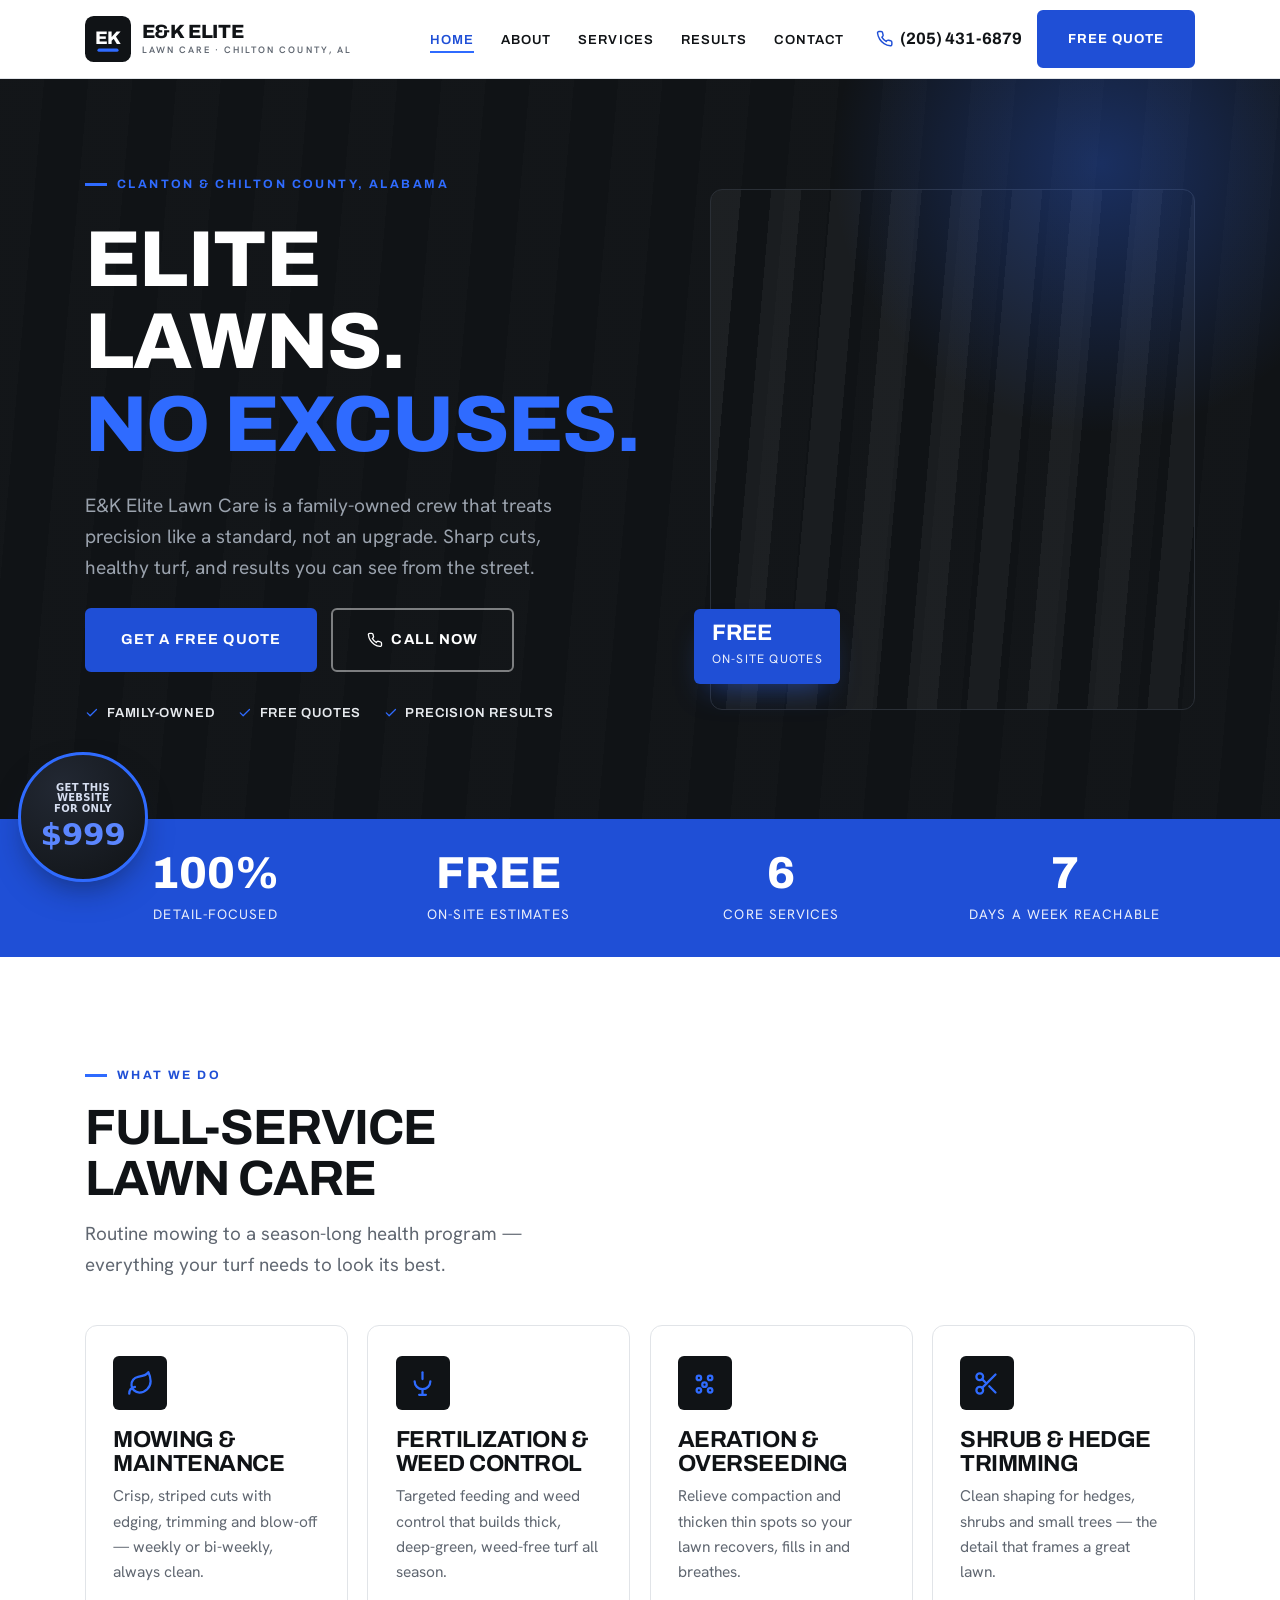
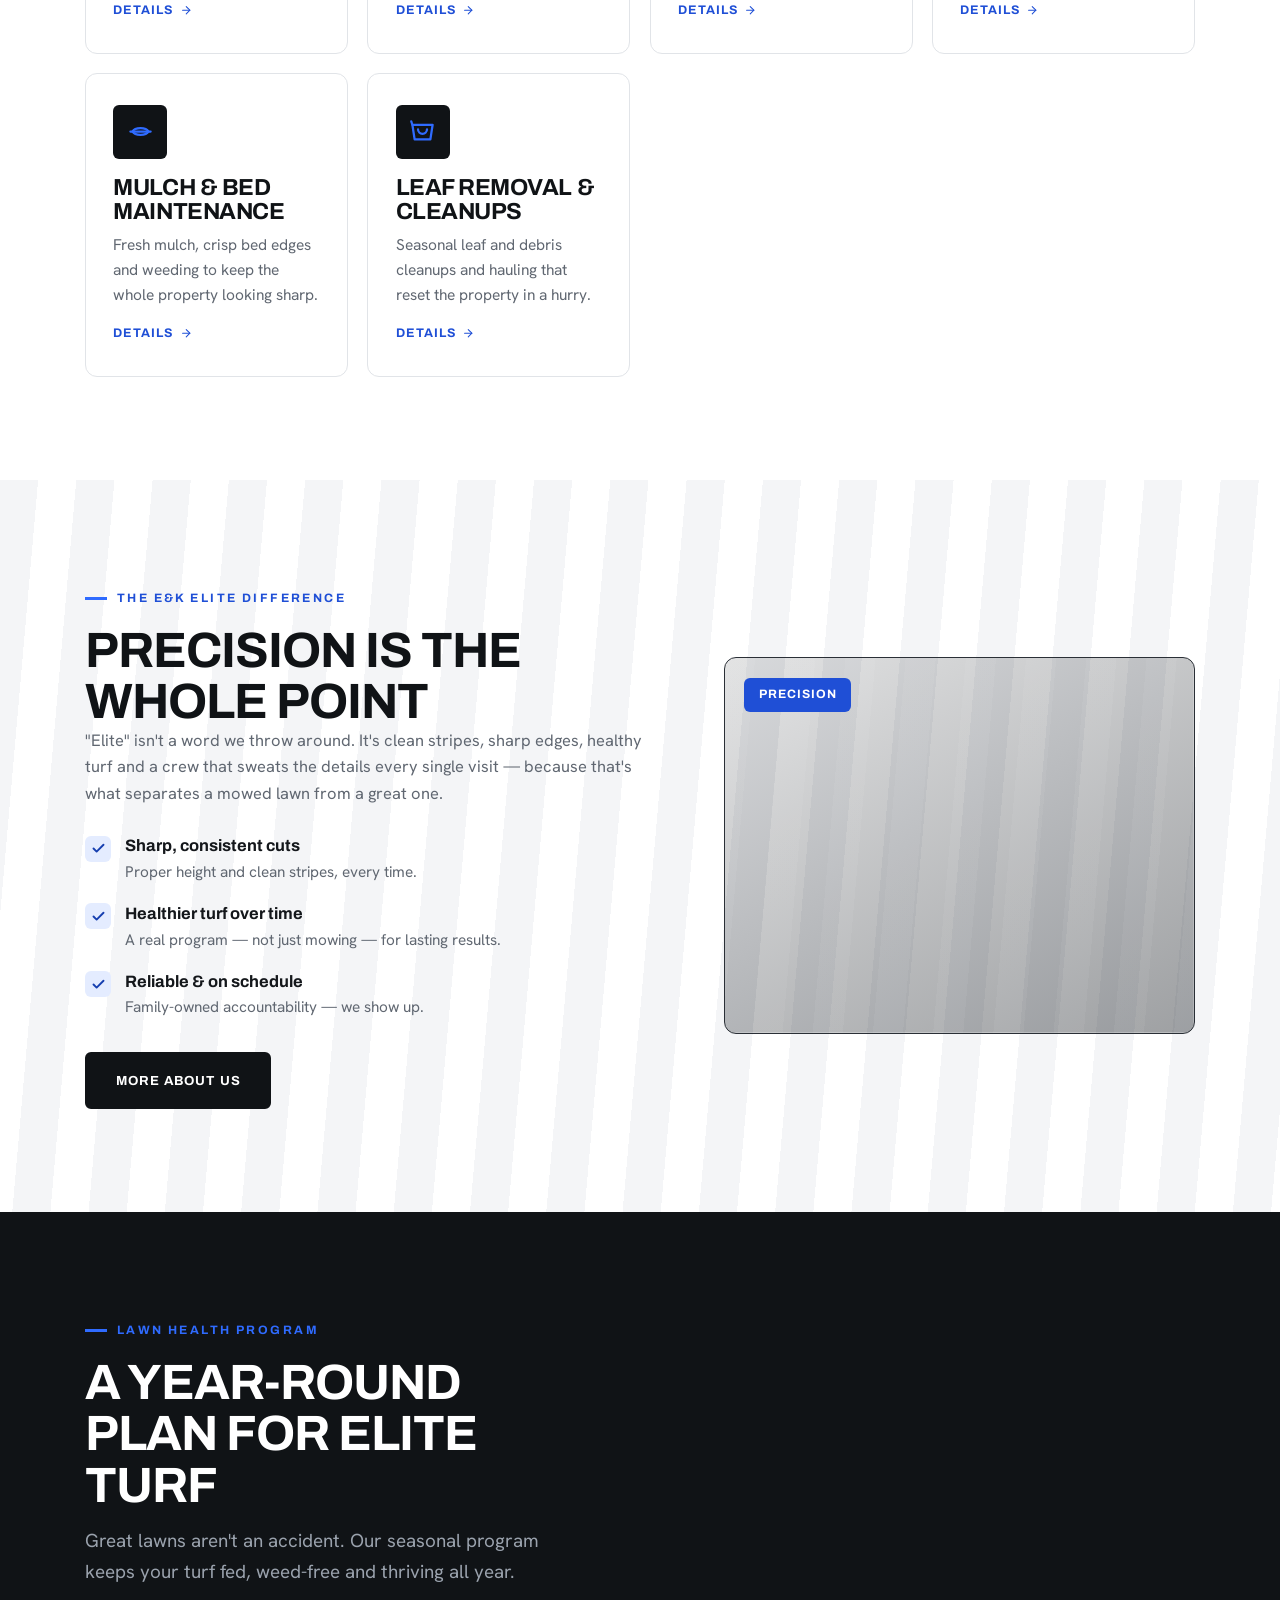
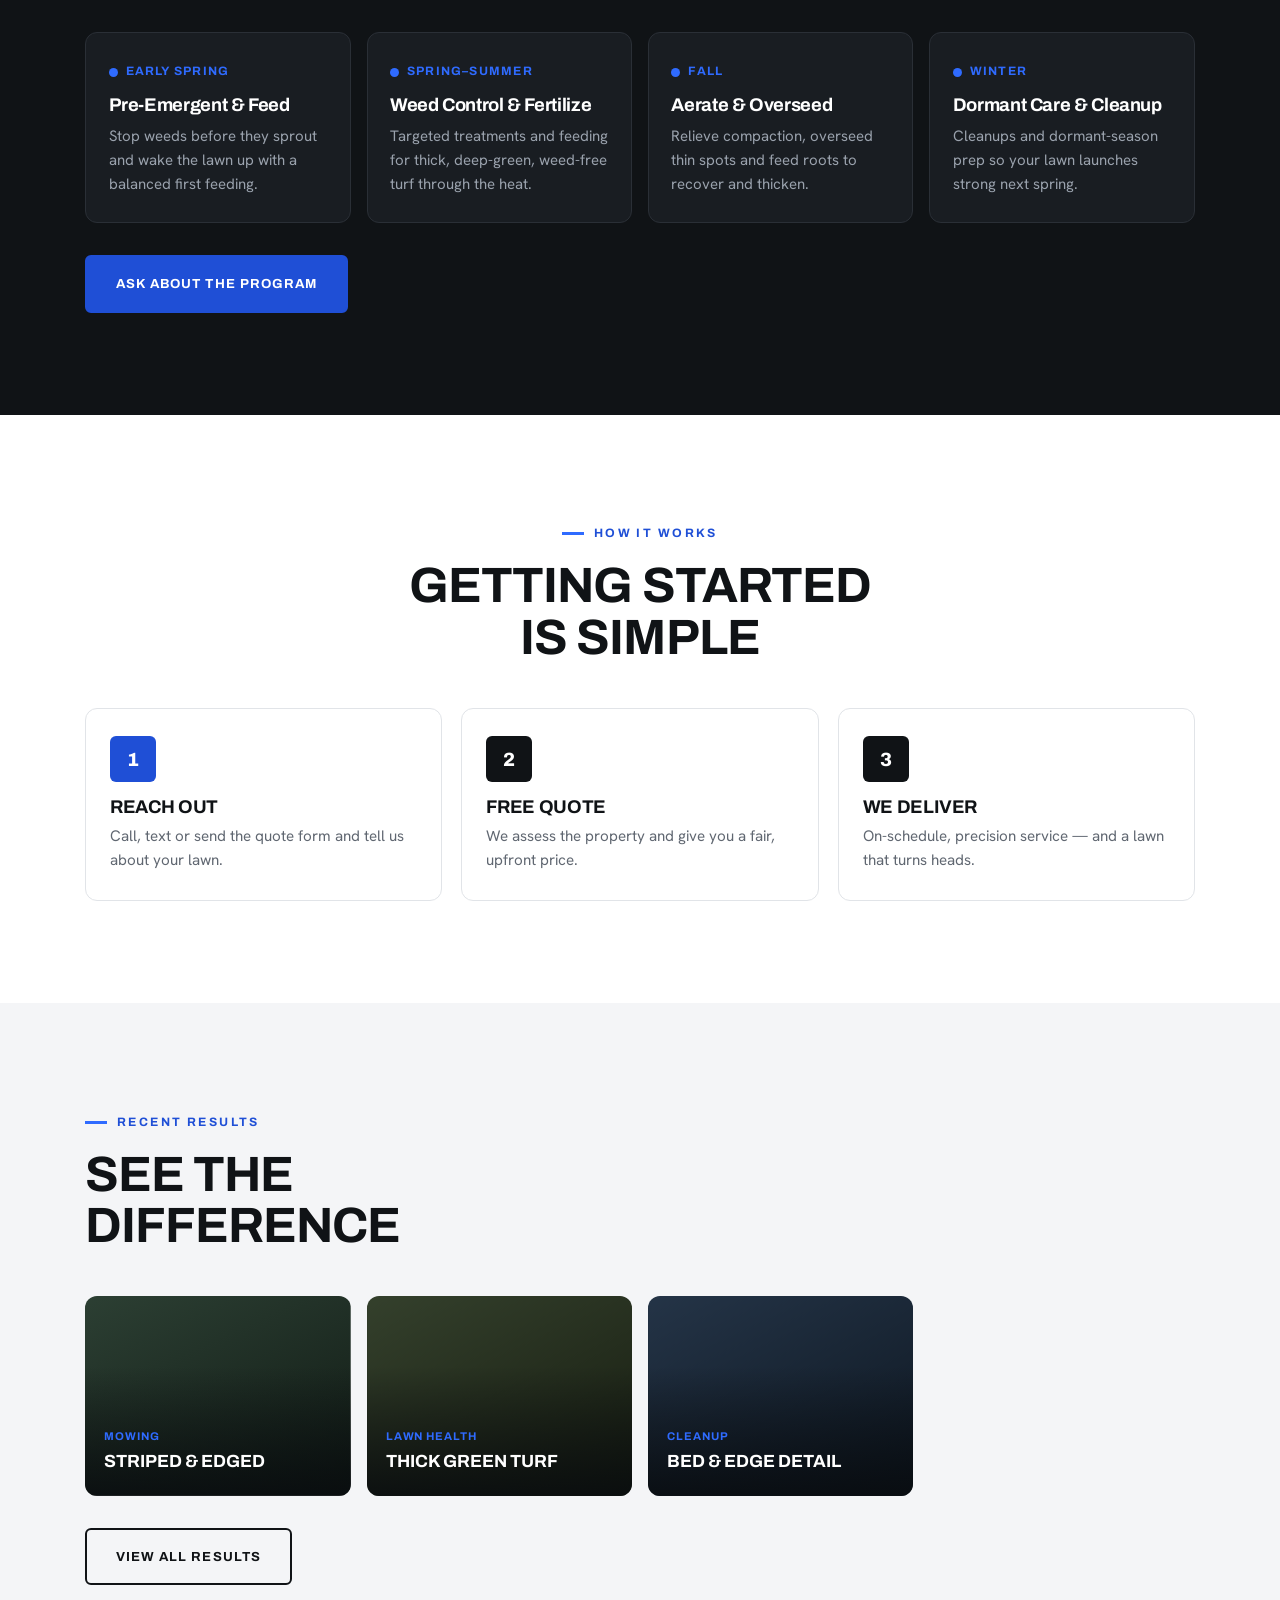
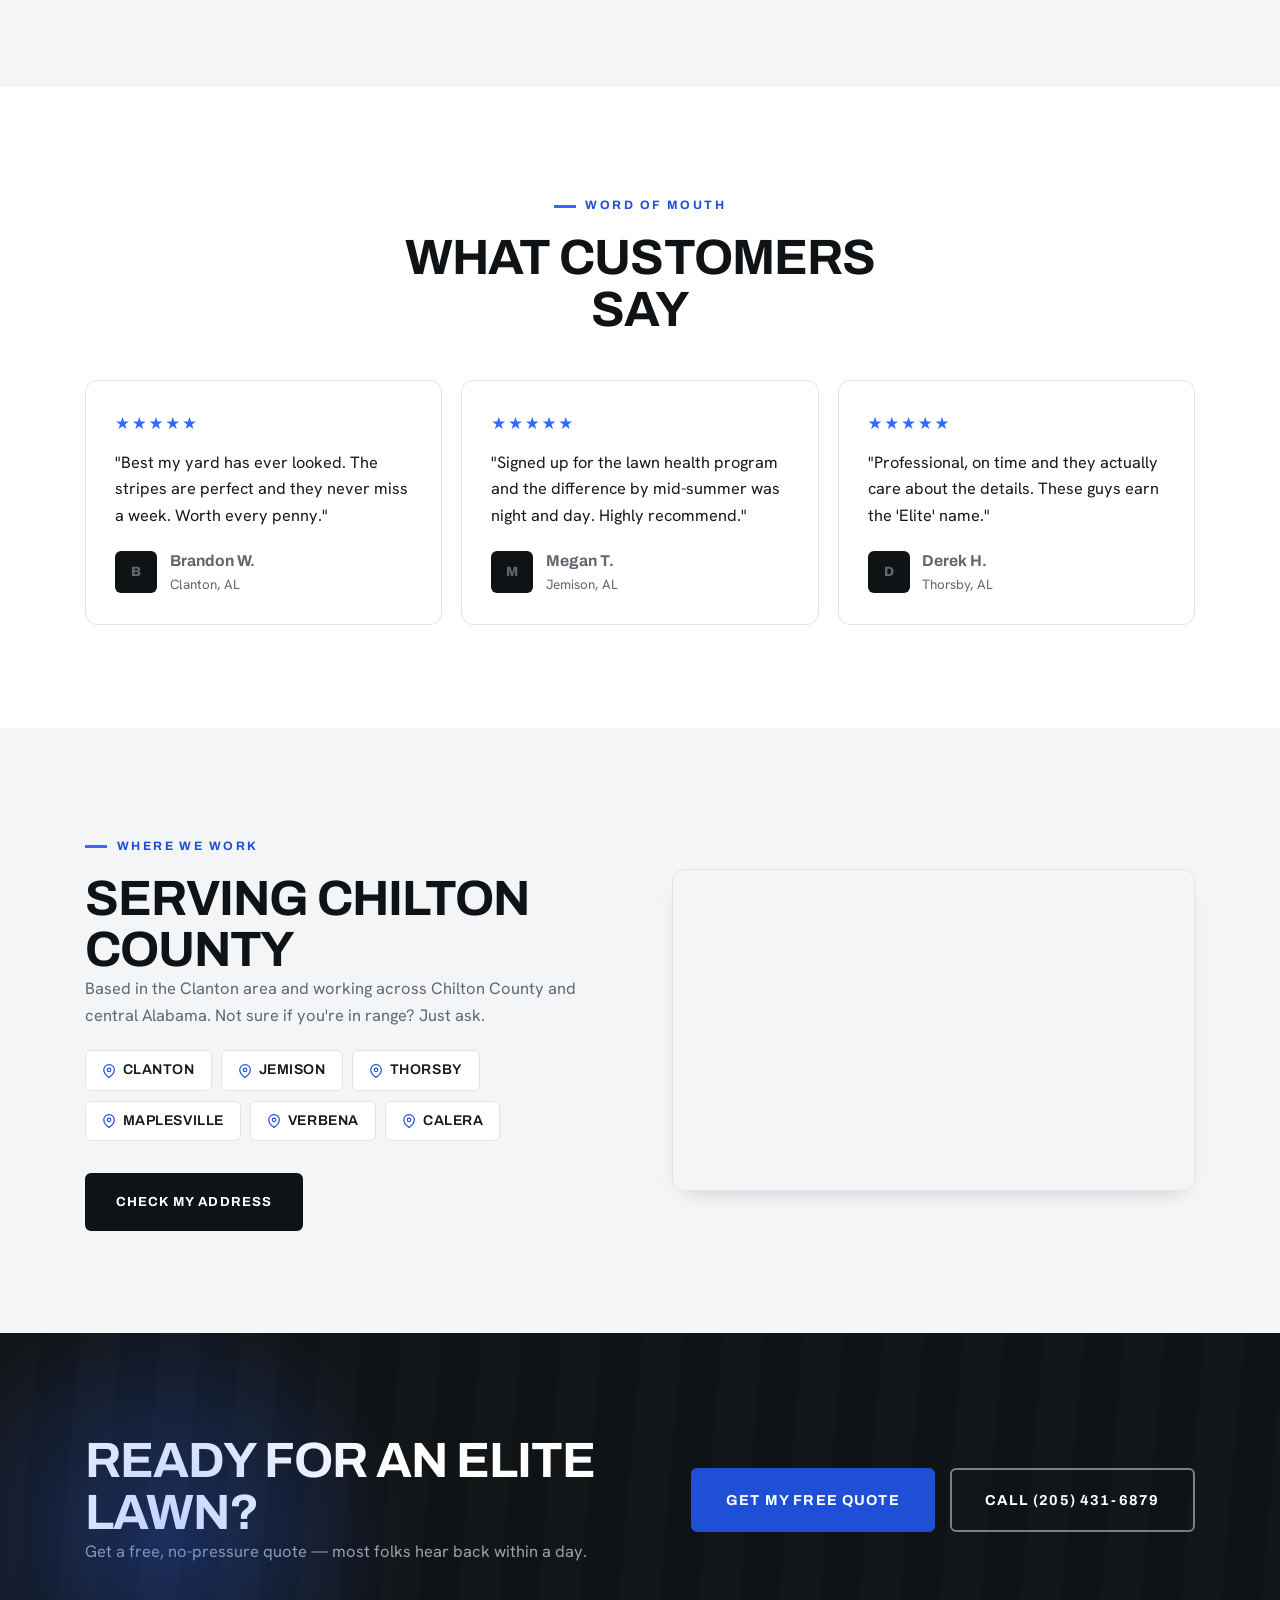
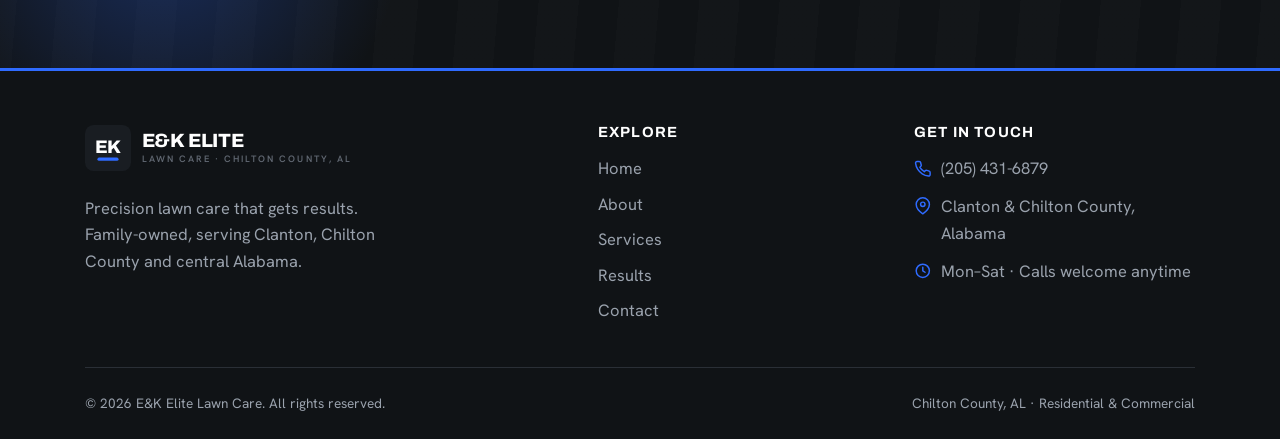
<file: index.html>
<!DOCTYPE html>
<html lang="en" class="no-js">
<head>
  <meta charset="UTF-8" />
  <meta name="viewport" content="width=device-width, initial-scale=1.0" />
  <title>E&amp;K Elite Lawn Care | Precision Lawn Care in Chilton County, AL</title>
  <meta name="description" content="E&K Elite Lawn Care delivers precision mowing, fertilization & weed control, and full lawn care across Clanton & Chilton County, AL. Free quotes — (205) 431-6879." />
  <meta name="theme-color" content="#101316" />
  <link rel="canonical" href="https://ekelitelawncare.example/" />

  <meta property="og:title" content="E&K Elite Lawn Care — Chilton County, AL" />
  <meta property="og:description" content="Precision lawn care that gets results. Family-owned, serving Clanton & Chilton County." />
  <meta property="og:type" content="website" />
  <meta property="og:locale" content="en_US" />

  <link rel="icon" href="assets/icons/favicon.svg" type="image/svg+xml" />
  <link rel="preconnect" href="https://fonts.googleapis.com" />
  <link rel="preconnect" href="https://fonts.gstatic.com" crossorigin />
  <link href="https://fonts.googleapis.com/css2?family=Archivo:wght@600;700;800&family=Hanken+Grotesk:wght@400;500;600;700&display=swap" rel="stylesheet" />
  <link rel="stylesheet" href="css/style.css" />

  <script type="application/ld+json">
  {
    "@context": "https://schema.org",
    "@type": "LandscapingBusiness",
    "name": "E&K Elite Lawn Care",
    "telephone": "+1-205-431-6879",
    "address": { "@type": "PostalAddress", "addressLocality": "Clanton", "addressRegion": "AL", "addressCountry": "US" },
    "areaServed": "Chilton County & central Alabama",
    "description": "Precision lawn care, fertilization and weed control serving Clanton and Chilton County, Alabama."
  }
  </script>
</head>
<body>
  <a class="skip-link" href="#main">Skip to content</a>

  <!-- ===================== HEADER ===================== -->
  <header class="header">
    <div class="container">
      <nav class="nav" aria-label="Primary">
        <a href="index.html" class="logo" aria-label="E&K Elite Lawn Care — home">
          <svg class="logo__mark" viewBox="0 0 48 48" aria-hidden="true">
            <rect width="48" height="48" rx="9" fill="#101316"/>
            <text x="24" y="29" text-anchor="middle" font-family="Archivo, Arial, sans-serif" font-weight="800" font-size="19" fill="#ffffff" letter-spacing="-0.5">EK</text>
            <rect x="13" y="34" width="22" height="3.4" rx="1.7" fill="#2f6bff"/>
          </svg>
          <span class="logo__name">E&amp;K Elite<small>Lawn Care · Chilton County, AL</small></span>
        </a>
        <div class="nav__menu" id="nav-menu">
          <ul class="nav__links">
            <li><a class="nav__link" href="index.html">Home</a></li>
            <li><a class="nav__link" href="about.html">About</a></li>
            <li><a class="nav__link" href="services.html">Services</a></li>
            <li><a class="nav__link" href="gallery.html">Results</a></li>
            <li><a class="nav__link" href="contact.html">Contact</a></li>
          </ul>
          <div class="nav__actions">
            <a href="tel:+12054316879" class="nav__phone" aria-label="Call (205) 431-6879">
              <svg viewBox="0 0 24 24" fill="none" stroke="currentColor" stroke-width="2" stroke-linecap="round" stroke-linejoin="round" aria-hidden="true"><path d="M22 16.92v3a2 2 0 0 1-2.18 2 19.79 19.79 0 0 1-8.63-3.07 19.5 19.5 0 0 1-6-6 19.79 19.79 0 0 1-3.07-8.67A2 2 0 0 1 4.11 2h3a2 2 0 0 1 2 1.72c.13.96.36 1.9.7 2.81a2 2 0 0 1-.45 2.11L8.09 9.91a16 16 0 0 0 6 6l1.27-1.27a2 2 0 0 1 2.11-.45c.91.34 1.85.57 2.81.7A2 2 0 0 1 22 16.92Z"/></svg>
              (205) 431-6879
            </a>
            <a href="contact.html" class="btn btn--blue">Free Quote</a>
          </div>
        </div>
        <button class="nav__toggle" aria-label="Toggle menu" aria-controls="nav-menu" aria-expanded="false"><span></span></button>
      </nav>
    </div>
  </header>
  <div class="nav-scrim" aria-hidden="true"></div>

  <main id="main">

    <!-- ===================== HERO ===================== -->
    <section class="hero">
      <div class="container hero__inner">
        <div class="hero__copy">
          <span class="eyebrow eyebrow--light reveal">Clanton &amp; Chilton County, Alabama</span>
          <h1 class="reveal" data-delay="1">Elite lawns.<br><span class="hl">No excuses.</span></h1>
          <p class="hero__lead reveal" data-delay="2">E&amp;K Elite Lawn Care is a family-owned crew that treats precision like a standard, not an upgrade. Sharp cuts, healthy turf, and results you can see from the street.</p>
          <div class="hero__actions reveal" data-delay="3">
            <a href="contact.html" class="btn btn--blue btn--lg">Get a Free Quote</a>
            <a href="tel:+12054316879" class="btn btn--ghost-light btn--lg">
              <svg viewBox="0 0 24 24" fill="none" stroke="currentColor" stroke-width="2" stroke-linecap="round" stroke-linejoin="round" aria-hidden="true"><path d="M22 16.92v3a2 2 0 0 1-2.18 2 19.79 19.79 0 0 1-8.63-3.07 19.5 19.5 0 0 1-6-6 19.79 19.79 0 0 1-3.07-8.67A2 2 0 0 1 4.11 2h3a2 2 0 0 1 2 1.72c.13.96.36 1.9.7 2.81a2 2 0 0 1-.45 2.11L8.09 9.91a16 16 0 0 0 6 6l1.27-1.27a2 2 0 0 1 2.11-.45c.91.34 1.85.57 2.81.7A2 2 0 0 1 22 16.92Z"/></svg>
              Call Now
            </a>
          </div>
          <div class="hero__chips reveal" data-delay="3">
            <span class="hero__chip"><svg viewBox="0 0 24 24" fill="none" stroke="currentColor" stroke-width="2.2" stroke-linecap="round" stroke-linejoin="round"><polyline points="20 6 9 17 4 12"/></svg>Family-Owned</span>
            <span class="hero__chip"><svg viewBox="0 0 24 24" fill="none" stroke="currentColor" stroke-width="2.2" stroke-linecap="round" stroke-linejoin="round"><polyline points="20 6 9 17 4 12"/></svg>Free Quotes</span>
            <span class="hero__chip"><svg viewBox="0 0 24 24" fill="none" stroke="currentColor" stroke-width="2.2" stroke-linecap="round" stroke-linejoin="round"><polyline points="20 6 9 17 4 12"/></svg>Precision Results</span>
          </div>
        </div>
        <div class="hero__visual reveal" data-delay="2">
          <!-- Replace background with a real striped-lawn / results photo -->
          <div class="hero__img" role="img" aria-label="A precision-striped, healthy green lawn"></div>
          <div class="hero__tag"><b>FREE</b><span>On-site quotes</span></div>
        </div>
      </div>
    </section>

    <!-- ===================== RESULTS STRIP ===================== -->
    <!-- Commitments, not track-record metrics. Update with real figures once available. -->
    <section class="results">
      <div class="container">
        <div class="results__row">
          <div class="results__item reveal"><div class="results__num"><span data-count="100" data-suffix="%">0%</span></div><div class="results__label">Detail-focused</div></div>
          <div class="results__item reveal" data-delay="1"><div class="results__num">FREE</div><div class="results__label">On-site estimates</div></div>
          <div class="results__item reveal" data-delay="2"><div class="results__num"><span data-count="6">0</span></div><div class="results__label">Core services</div></div>
          <div class="results__item reveal" data-delay="3"><div class="results__num"><span data-count="7">0</span></div><div class="results__label">Days a week reachable</div></div>
        </div>
      </div>
    </section>

    <!-- ===================== SERVICES ===================== -->
    <section class="section" aria-labelledby="svc-h">
      <div class="container">
        <div class="section-head reveal">
          <span class="eyebrow">What We Do</span>
          <h2 id="svc-h" style="margin-top:1rem">Full-service lawn care</h2>
          <p class="lead">Routine mowing to a season-long health program — everything your turf needs to look its best.</p>
        </div>
        <div class="cards">
          <article class="card reveal">
            <div class="card__ic"><svg viewBox="0 0 24 24" fill="none" stroke="currentColor" stroke-width="2" stroke-linecap="round" stroke-linejoin="round"><path d="M11 20A7 7 0 0 1 9.8 6.1C15.5 5 17 4.48 19 2c1 2 2 4.18 2 8 0 5.5-4.78 10-10 10Z"/><path d="M2 21c0-3 1.85-5.36 5.08-6"/></svg></div>
            <h3>Mowing &amp; Maintenance</h3>
            <p>Crisp, striped cuts with edging, trimming and blow-off — weekly or bi-weekly, always clean.</p>
            <a href="services.html#mowing" class="card__link">Details <svg viewBox="0 0 24 24" fill="none" stroke="currentColor" stroke-width="2" stroke-linecap="round" stroke-linejoin="round"><line x1="5" y1="12" x2="19" y2="12"/><polyline points="12 5 19 12 12 19"/></svg></a>
          </article>
          <article class="card reveal" data-delay="1">
            <div class="card__ic"><svg viewBox="0 0 24 24" fill="none" stroke="currentColor" stroke-width="2" stroke-linecap="round" stroke-linejoin="round"><path d="M12 2v6"/><path d="M5 10c0 4 3 7 7 7s7-3 7-7"/><path d="M9 22h6"/><path d="M12 17v5"/></svg></div>
            <h3>Fertilization &amp; Weed Control</h3>
            <p>Targeted feeding and weed control that builds thick, deep-green, weed-free turf all season.</p>
            <a href="services.html#fertilization" class="card__link">Details <svg viewBox="0 0 24 24" fill="none" stroke="currentColor" stroke-width="2" stroke-linecap="round" stroke-linejoin="round"><line x1="5" y1="12" x2="19" y2="12"/><polyline points="12 5 19 12 12 19"/></svg></a>
          </article>
          <article class="card reveal" data-delay="2">
            <div class="card__ic"><svg viewBox="0 0 24 24" fill="none" stroke="currentColor" stroke-width="2" stroke-linecap="round" stroke-linejoin="round"><circle cx="7" cy="7" r="2"/><circle cx="17" cy="7" r="2"/><circle cx="12" cy="13" r="2"/><circle cx="7" cy="18" r="2"/><circle cx="17" cy="18" r="2"/></svg></div>
            <h3>Aeration &amp; Overseeding</h3>
            <p>Relieve compaction and thicken thin spots so your lawn recovers, fills in and breathes.</p>
            <a href="services.html#aeration" class="card__link">Details <svg viewBox="0 0 24 24" fill="none" stroke="currentColor" stroke-width="2" stroke-linecap="round" stroke-linejoin="round"><line x1="5" y1="12" x2="19" y2="12"/><polyline points="12 5 19 12 12 19"/></svg></a>
          </article>
          <article class="card reveal">
            <div class="card__ic"><svg viewBox="0 0 24 24" fill="none" stroke="currentColor" stroke-width="2" stroke-linecap="round" stroke-linejoin="round"><circle cx="6" cy="6" r="3"/><circle cx="6" cy="18" r="3"/><line x1="20" y1="4" x2="8.12" y2="15.88"/><line x1="14.47" y1="14.48" x2="20" y2="20"/><line x1="8.12" y1="8.12" x2="12" y2="12"/></svg></div>
            <h3>Shrub &amp; Hedge Trimming</h3>
            <p>Clean shaping for hedges, shrubs and small trees — the detail that frames a great lawn.</p>
            <a href="services.html#trimming" class="card__link">Details <svg viewBox="0 0 24 24" fill="none" stroke="currentColor" stroke-width="2" stroke-linecap="round" stroke-linejoin="round"><line x1="5" y1="12" x2="19" y2="12"/><polyline points="12 5 19 12 12 19"/></svg></a>
          </article>
          <article class="card reveal" data-delay="1">
            <div class="card__ic"><svg viewBox="0 0 24 24" fill="none" stroke="currentColor" stroke-width="2" stroke-linecap="round" stroke-linejoin="round"><path d="M3 12h18"/><path d="M5 12c2-4 12-4 14 0"/><path d="M5 12c2 4 12 4 14 0"/></svg></div>
            <h3>Mulch &amp; Bed Maintenance</h3>
            <p>Fresh mulch, crisp bed edges and weeding to keep the whole property looking sharp.</p>
            <a href="services.html#mulch" class="card__link">Details <svg viewBox="0 0 24 24" fill="none" stroke="currentColor" stroke-width="2" stroke-linecap="round" stroke-linejoin="round"><line x1="5" y1="12" x2="19" y2="12"/><polyline points="12 5 19 12 12 19"/></svg></a>
          </article>
          <article class="card reveal" data-delay="2">
            <div class="card__ic"><svg viewBox="0 0 24 24" fill="none" stroke="currentColor" stroke-width="2" stroke-linecap="round" stroke-linejoin="round"><path d="M3 6h18l-2 13H5L3 6z"/><path d="M3 6 2 3"/><path d="M16 10a4 4 0 0 1-8 0"/></svg></div>
            <h3>Leaf Removal &amp; Cleanups</h3>
            <p>Seasonal leaf and debris cleanups and hauling that reset the property in a hurry.</p>
            <a href="services.html#cleanups" class="card__link">Details <svg viewBox="0 0 24 24" fill="none" stroke="currentColor" stroke-width="2" stroke-linecap="round" stroke-linejoin="round"><line x1="5" y1="12" x2="19" y2="12"/><polyline points="12 5 19 12 12 19"/></svg></a>
          </article>
        </div>
      </div>
    </section>

    <!-- ===================== FEATURE ===================== -->
    <section class="section section--paper stripes" aria-labelledby="feat-h">
      <div class="container split split--wide-left">
        <div class="reveal">
          <span class="eyebrow">The E&amp;K Elite Difference</span>
          <h2 id="feat-h" style="margin-top:1rem">Precision is the whole point</h2>
          <p class="muted">"Elite" isn't a word we throw around. It's clean stripes, sharp edges, healthy turf and a crew that sweats the details every single visit — because that's what separates a mowed lawn from a great one.</p>
          <ul class="checks">
            <li><span class="tick"><svg viewBox="0 0 24 24" fill="none" stroke="currentColor" stroke-width="3" stroke-linecap="round" stroke-linejoin="round"><polyline points="20 6 9 17 4 12"/></svg></span><span><b>Sharp, consistent cuts</b><span class="t">Proper height and clean stripes, every time.</span></span></li>
            <li><span class="tick"><svg viewBox="0 0 24 24" fill="none" stroke="currentColor" stroke-width="3" stroke-linecap="round" stroke-linejoin="round"><polyline points="20 6 9 17 4 12"/></svg></span><span><b>Healthier turf over time</b><span class="t">A real program — not just mowing — for lasting results.</span></span></li>
            <li><span class="tick"><svg viewBox="0 0 24 24" fill="none" stroke="currentColor" stroke-width="3" stroke-linecap="round" stroke-linejoin="round"><polyline points="20 6 9 17 4 12"/></svg></span><span><b>Reliable &amp; on schedule</b><span class="t">Family-owned accountability — we show up.</span></span></li>
          </ul>
          <a href="about.html" class="btn mt-2">More About Us</a>
        </div>
        <div class="feature__media reveal" data-delay="1" style="background-image:linear-gradient(150deg,rgba(13,18,24,.12),rgba(13,18,24,.40)),url('https://images.unsplash.com/photo-1458245201577-fc8a130b8829?w=1200&q=70&auto=format&fit=crop');background-size:cover;background-position:center">
          <!-- Replace background with a real striped-lawn detail photo -->
          <span class="pill">Precision</span>
        </div>
      </div>
    </section>

    <!-- ===================== PROGRAM TIMELINE ===================== -->
    <section class="section section--ink" aria-labelledby="prog-h">
      <div class="container">
        <div class="section-head reveal">
          <span class="eyebrow eyebrow--light">Lawn Health Program</span>
          <h2 id="prog-h" style="margin-top:1rem;color:#fff">A year-round plan for elite turf</h2>
          <p class="lead">Great lawns aren't an accident. Our seasonal program keeps your turf fed, weed-free and thriving all year.</p>
        </div>
        <div class="timeline reveal">
          <div class="phase"><span class="phase__season">Early Spring</span><h3>Pre-Emergent &amp; Feed</h3><p>Stop weeds before they sprout and wake the lawn up with a balanced first feeding.</p></div>
          <div class="phase"><span class="phase__season">Spring–Summer</span><h3>Weed Control &amp; Fertilize</h3><p>Targeted treatments and feeding for thick, deep-green, weed-free turf through the heat.</p></div>
          <div class="phase"><span class="phase__season">Fall</span><h3>Aerate &amp; Overseed</h3><p>Relieve compaction, overseed thin spots and feed roots to recover and thicken.</p></div>
          <div class="phase"><span class="phase__season">Winter</span><h3>Dormant Care &amp; Cleanup</h3><p>Cleanups and dormant-season prep so your lawn launches strong next spring.</p></div>
        </div>
        <p class="mt-2"><a href="contact.html" class="btn btn--blue">Ask About the Program</a></p>
      </div>
    </section>

    <!-- ===================== PROCESS ===================== -->
    <section class="section" aria-labelledby="how-h">
      <div class="container">
        <div class="section-head section-head--center reveal">
          <span class="eyebrow eyebrow--center">How It Works</span>
          <h2 id="how-h" style="margin-top:1rem">Getting started is simple</h2>
        </div>
        <div class="steps">
          <div class="step reveal"><div class="step__n">1</div><h3>Reach Out</h3><p>Call, text or send the quote form and tell us about your lawn.</p></div>
          <div class="step reveal" data-delay="1"><div class="step__n">2</div><h3>Free Quote</h3><p>We assess the property and give you a fair, upfront price.</p></div>
          <div class="step reveal" data-delay="2"><div class="step__n">3</div><h3>We Deliver</h3><p>On-schedule, precision service — and a lawn that turns heads.</p></div>
        </div>
      </div>
    </section>

    <!-- ===================== RESULTS TEASER ===================== -->
    <section class="section section--paper" aria-labelledby="work-h">
      <div class="container">
        <div class="section-head reveal">
          <span class="eyebrow">Recent Results</span>
          <h2 id="work-h" style="margin-top:1rem">See the difference</h2>
        </div>
        <!-- Placeholder tiles — replace each tile's background with a real photo -->
        <div class="gallery reveal">
          <article class="tile t-1"><span class="tile__cat">Mowing</span><span class="tile__title">Striped &amp; edged</span></article>
          <article class="tile t-3"><span class="tile__cat">Lawn Health</span><span class="tile__title">Thick green turf</span></article>
          <article class="tile t-2"><span class="tile__cat">Cleanup</span><span class="tile__title">Bed &amp; edge detail</span></article>
        </div>
        <p class="mt-2"><a href="gallery.html" class="btn btn--ghost">View All Results</a></p>
      </div>
    </section>

    <!-- ===================== REVIEWS ===================== -->
    <!-- PLACEHOLDER reviews — replace with real Google/Facebook reviews before launch. -->
    <section class="section" aria-labelledby="rev-h">
      <div class="container">
        <div class="section-head section-head--center reveal">
          <span class="eyebrow eyebrow--center">Word of Mouth</span>
          <h2 id="rev-h" style="margin-top:1rem">What customers say</h2>
        </div>
        <div class="reviews">
          <figure class="review reveal">
            <div class="review__stars" aria-label="5 out of 5 stars">★★★★★</div>
            <blockquote><p>"Best my yard has ever looked. The stripes are perfect and they never miss a week. Worth every penny."</p></blockquote>
            <figcaption class="review__by"><span class="review__av">B</span><span><b>Brandon W.</b><span>Clanton, AL</span></span></figcaption>
          </figure>
          <figure class="review reveal" data-delay="1">
            <div class="review__stars" aria-label="5 out of 5 stars">★★★★★</div>
            <blockquote><p>"Signed up for the lawn health program and the difference by mid-summer was night and day. Highly recommend."</p></blockquote>
            <figcaption class="review__by"><span class="review__av">M</span><span><b>Megan T.</b><span>Jemison, AL</span></span></figcaption>
          </figure>
          <figure class="review reveal" data-delay="2">
            <div class="review__stars" aria-label="5 out of 5 stars">★★★★★</div>
            <blockquote><p>"Professional, on time and they actually care about the details. These guys earn the 'Elite' name."</p></blockquote>
            <figcaption class="review__by"><span class="review__av">D</span><span><b>Derek H.</b><span>Thorsby, AL</span></span></figcaption>
          </figure>
        </div>
      </div>
    </section>

    <!-- ===================== SERVICE AREA ===================== -->
    <section class="section section--paper" aria-labelledby="area-h">
      <div class="container split">
        <div class="reveal">
          <span class="eyebrow">Where We Work</span>
          <h2 id="area-h" style="margin-top:1rem">Serving Chilton County</h2>
          <p class="muted">Based in the Clanton area and working across Chilton County and central Alabama. Not sure if you're in range? Just ask.</p>
          <div class="area__chips">
            <span class="area__chip"><svg viewBox="0 0 24 24" fill="none" stroke="currentColor" stroke-width="2"><path d="M21 10c0 7-9 13-9 13s-9-6-9-13a9 9 0 0 1 18 0Z"/><circle cx="12" cy="10" r="3"/></svg>Clanton</span>
            <span class="area__chip"><svg viewBox="0 0 24 24" fill="none" stroke="currentColor" stroke-width="2"><path d="M21 10c0 7-9 13-9 13s-9-6-9-13a9 9 0 0 1 18 0Z"/><circle cx="12" cy="10" r="3"/></svg>Jemison</span>
            <span class="area__chip"><svg viewBox="0 0 24 24" fill="none" stroke="currentColor" stroke-width="2"><path d="M21 10c0 7-9 13-9 13s-9-6-9-13a9 9 0 0 1 18 0Z"/><circle cx="12" cy="10" r="3"/></svg>Thorsby</span>
            <span class="area__chip"><svg viewBox="0 0 24 24" fill="none" stroke="currentColor" stroke-width="2"><path d="M21 10c0 7-9 13-9 13s-9-6-9-13a9 9 0 0 1 18 0Z"/><circle cx="12" cy="10" r="3"/></svg>Maplesville</span>
            <span class="area__chip"><svg viewBox="0 0 24 24" fill="none" stroke="currentColor" stroke-width="2"><path d="M21 10c0 7-9 13-9 13s-9-6-9-13a9 9 0 0 1 18 0Z"/><circle cx="12" cy="10" r="3"/></svg>Verbena</span>
            <span class="area__chip"><svg viewBox="0 0 24 24" fill="none" stroke="currentColor" stroke-width="2"><path d="M21 10c0 7-9 13-9 13s-9-6-9-13a9 9 0 0 1 18 0Z"/><circle cx="12" cy="10" r="3"/></svg>Calera</span>
          </div>
          <a href="contact.html" class="btn mt-2">Check My Address</a>
        </div>
        <div class="area__map reveal" data-delay="1">
          <iframe title="E&K Elite Lawn Care service area — Chilton County, Alabama"
            src="https://www.google.com/maps?q=Clanton,%20Alabama&output=embed"
            loading="lazy" referrerpolicy="no-referrer-when-downgrade"></iframe>
        </div>
      </div>
    </section>

    <!-- ===================== CTA ===================== -->
    <section class="section cta">
      <div class="container cta__inner">
        <div class="reveal">
          <h2>Ready for an elite lawn?</h2>
          <p>Get a free, no-pressure quote — most folks hear back within a day.</p>
        </div>
        <div class="hero__actions reveal" data-delay="1">
          <a href="contact.html" class="btn btn--blue btn--lg">Get My Free Quote</a>
          <a href="tel:+12054316879" class="btn btn--ghost-light btn--lg">Call (205) 431-6879</a>
        </div>
      </div>
    </section>
  </main>

  <!-- ===================== FOOTER ===================== -->
  <footer class="footer">
    <div class="container">
      <div class="footer__grid">
        <div class="footer__about">
          <a href="index.html" class="logo" aria-label="E&K Elite Lawn Care — home">
            <svg class="logo__mark" viewBox="0 0 48 48" aria-hidden="true">
              <rect width="48" height="48" rx="9" fill="#191d22"/>
              <text x="24" y="29" text-anchor="middle" font-family="Archivo, Arial, sans-serif" font-weight="800" font-size="19" fill="#ffffff" letter-spacing="-0.5">EK</text>
              <rect x="13" y="34" width="22" height="3.4" rx="1.7" fill="#2f6bff"/>
            </svg>
            <span class="logo__name">E&amp;K Elite<small>Lawn Care · Chilton County, AL</small></span>
          </a>
          <p>Precision lawn care that gets results. Family-owned, serving Clanton, Chilton County and central Alabama.</p>
        </div>
        <div>
          <h4>Explore</h4>
          <ul class="footer__links">
            <li><a href="index.html">Home</a></li>
            <li><a href="about.html">About</a></li>
            <li><a href="services.html">Services</a></li>
            <li><a href="gallery.html">Results</a></li>
            <li><a href="contact.html">Contact</a></li>
          </ul>
        </div>
        <div>
          <h4>Get in Touch</h4>
          <ul class="footer__contact">
            <li><svg viewBox="0 0 24 24" fill="none" stroke="currentColor" stroke-width="2" stroke-linecap="round" stroke-linejoin="round"><path d="M22 16.92v3a2 2 0 0 1-2.18 2 19.79 19.79 0 0 1-8.63-3.07 19.5 19.5 0 0 1-6-6 19.79 19.79 0 0 1-3.07-8.67A2 2 0 0 1 4.11 2h3a2 2 0 0 1 2 1.72c.13.96.36 1.9.7 2.81a2 2 0 0 1-.45 2.11L8.09 9.91a16 16 0 0 0 6 6l1.27-1.27a2 2 0 0 1 2.11-.45c.91.34 1.85.57 2.81.7A2 2 0 0 1 22 16.92Z"/></svg><a href="tel:+12054316879">(205) 431-6879</a></li>
            <li><svg viewBox="0 0 24 24" fill="none" stroke="currentColor" stroke-width="2" stroke-linecap="round" stroke-linejoin="round"><path d="M21 10c0 7-9 13-9 13s-9-6-9-13a9 9 0 0 1 18 0Z"/><circle cx="12" cy="10" r="3"/></svg><span>Clanton &amp; Chilton County, Alabama</span></li>
            <li><svg viewBox="0 0 24 24" fill="none" stroke="currentColor" stroke-width="2" stroke-linecap="round" stroke-linejoin="round"><circle cx="12" cy="12" r="9"/><polyline points="12 7 12 12 15 14"/></svg><span>Mon–Sat · Calls welcome anytime</span></li>
          </ul>
        </div>
      </div>
      <div class="footer__bottom">
        <span>&copy; <span id="year">2026</span> E&amp;K Elite Lawn Care. All rights reserved.</span>
        <span>Chilton County, AL · Residential &amp; Commercial</span>
      </div>
    </div>
  </footer>

  <button class="to-top" aria-label="Back to top"><svg viewBox="0 0 24 24" fill="none" stroke="currentColor" stroke-width="2.4" stroke-linecap="round" stroke-linejoin="round" width="20" height="20"><polyline points="18 15 12 9 6 15"/></svg></button>

  <nav class="callbar" aria-label="Quick actions">
    <a href="tel:+12054316879"><svg viewBox="0 0 24 24" fill="none" stroke="currentColor" stroke-width="2" stroke-linecap="round" stroke-linejoin="round"><path d="M22 16.92v3a2 2 0 0 1-2.18 2 19.79 19.79 0 0 1-8.63-3.07 19.5 19.5 0 0 1-6-6 19.79 19.79 0 0 1-3.07-8.67A2 2 0 0 1 4.11 2h3a2 2 0 0 1 2 1.72c.13.96.36 1.9.7 2.81a2 2 0 0 1-.45 2.11L8.09 9.91a16 16 0 0 0 6 6l1.27-1.27a2 2 0 0 1 2.11-.45c.91.34 1.85.57 2.81.7A2 2 0 0 1 22 16.92Z"/></svg>Call Now</a>
    <a href="contact.html"><svg viewBox="0 0 24 24" fill="none" stroke="currentColor" stroke-width="2" stroke-linecap="round" stroke-linejoin="round"><path d="M14 2H6a2 2 0 0 0-2 2v16a2 2 0 0 0 2 2h12a2 2 0 0 0 2-2V8z"/><polyline points="14 2 14 8 20 8"/></svg>Free Quote</a>
  </nav>

  <script src="js/main.js" defer></script>

  <!-- aurora-cta : agency upsell button -->
  <a class="aurora-cta" href="https://auroraadv.co/?tab=wizard" target="_blank" rel="noopener" aria-label="Get this website for only $999 — built by Aurora">
    <span class="aurora-cta__top">Get this website<br>for only</span>
    <span class="aurora-cta__price">$999</span>
  </a>
  <style>
  .aurora-cta{position:fixed;left:18px;bottom:18px;z-index:58;width:130px;height:130px;border-radius:50%;display:flex;flex-direction:column;align-items:center;justify-content:center;text-align:center;gap:3px;padding:8px;background:radial-gradient(circle at 32% 26%,#222833,#101316);color:#fff;text-decoration:none;border:3px solid #2f6bff;box-shadow:0 14px 32px -10px rgba(15,23,42,.55);font-family:system-ui,-apple-system,"Segoe UI",Roboto,sans-serif;line-height:1.08;transition:transform .2s ease,box-shadow .2s ease;}
  .aurora-cta:hover{transform:translateY(-3px) scale(1.05);box-shadow:0 20px 40px -10px rgba(15,23,42,.6);}
  .aurora-cta:focus-visible{outline:3px solid #2f6bff;outline-offset:3px;}
  .aurora-cta__top{font-size:10px;font-weight:700;letter-spacing:.03em;text-transform:uppercase;color:#d6def0;}
  .aurora-cta__price{font-size:31px;font-weight:800;color:#5b86ff;letter-spacing:-.01em;}
  @media (max-width:760px){.aurora-cta{width:106px;height:106px;left:12px;bottom:68px;border-width:2px;}.aurora-cta__top{font-size:8.5px;}.aurora-cta__price{font-size:25px;}}
  @media (prefers-reduced-motion:reduce){.aurora-cta{transition:none;}}
  </style>
</body>
</html>
</file>
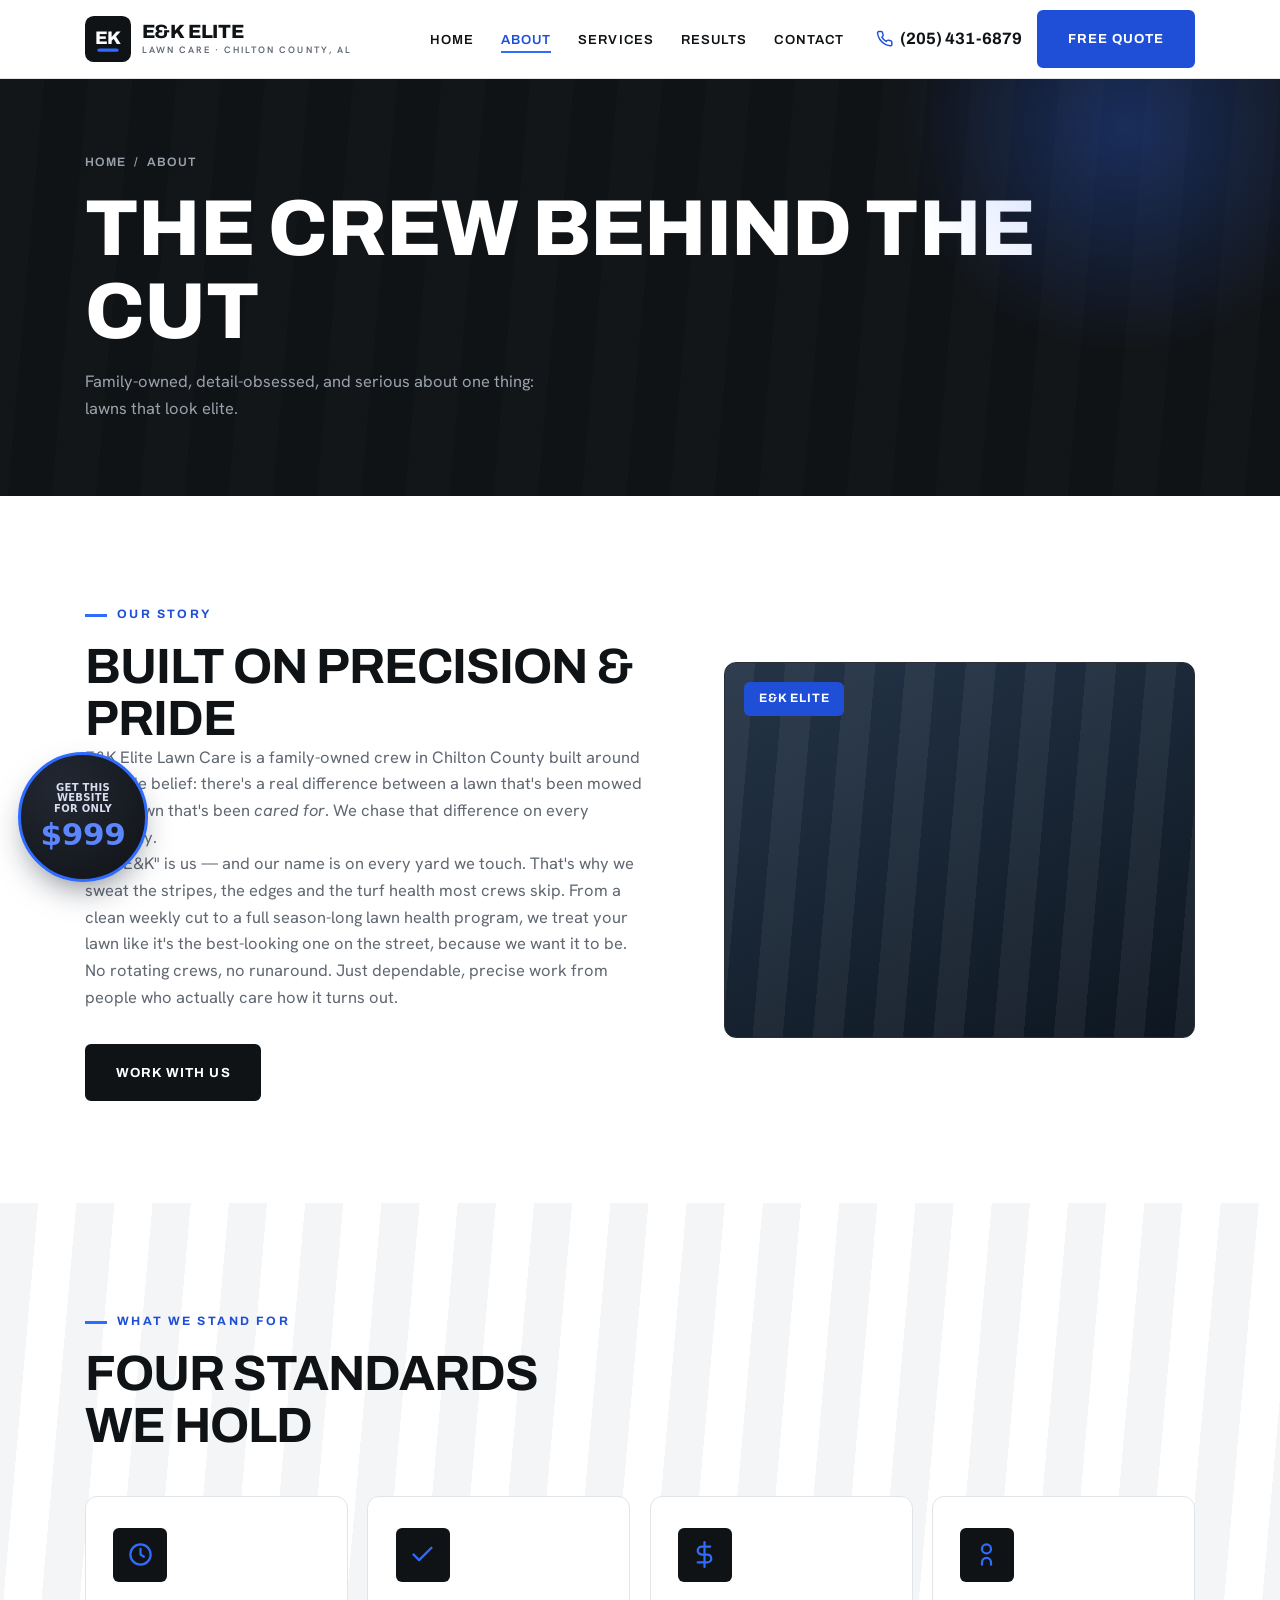
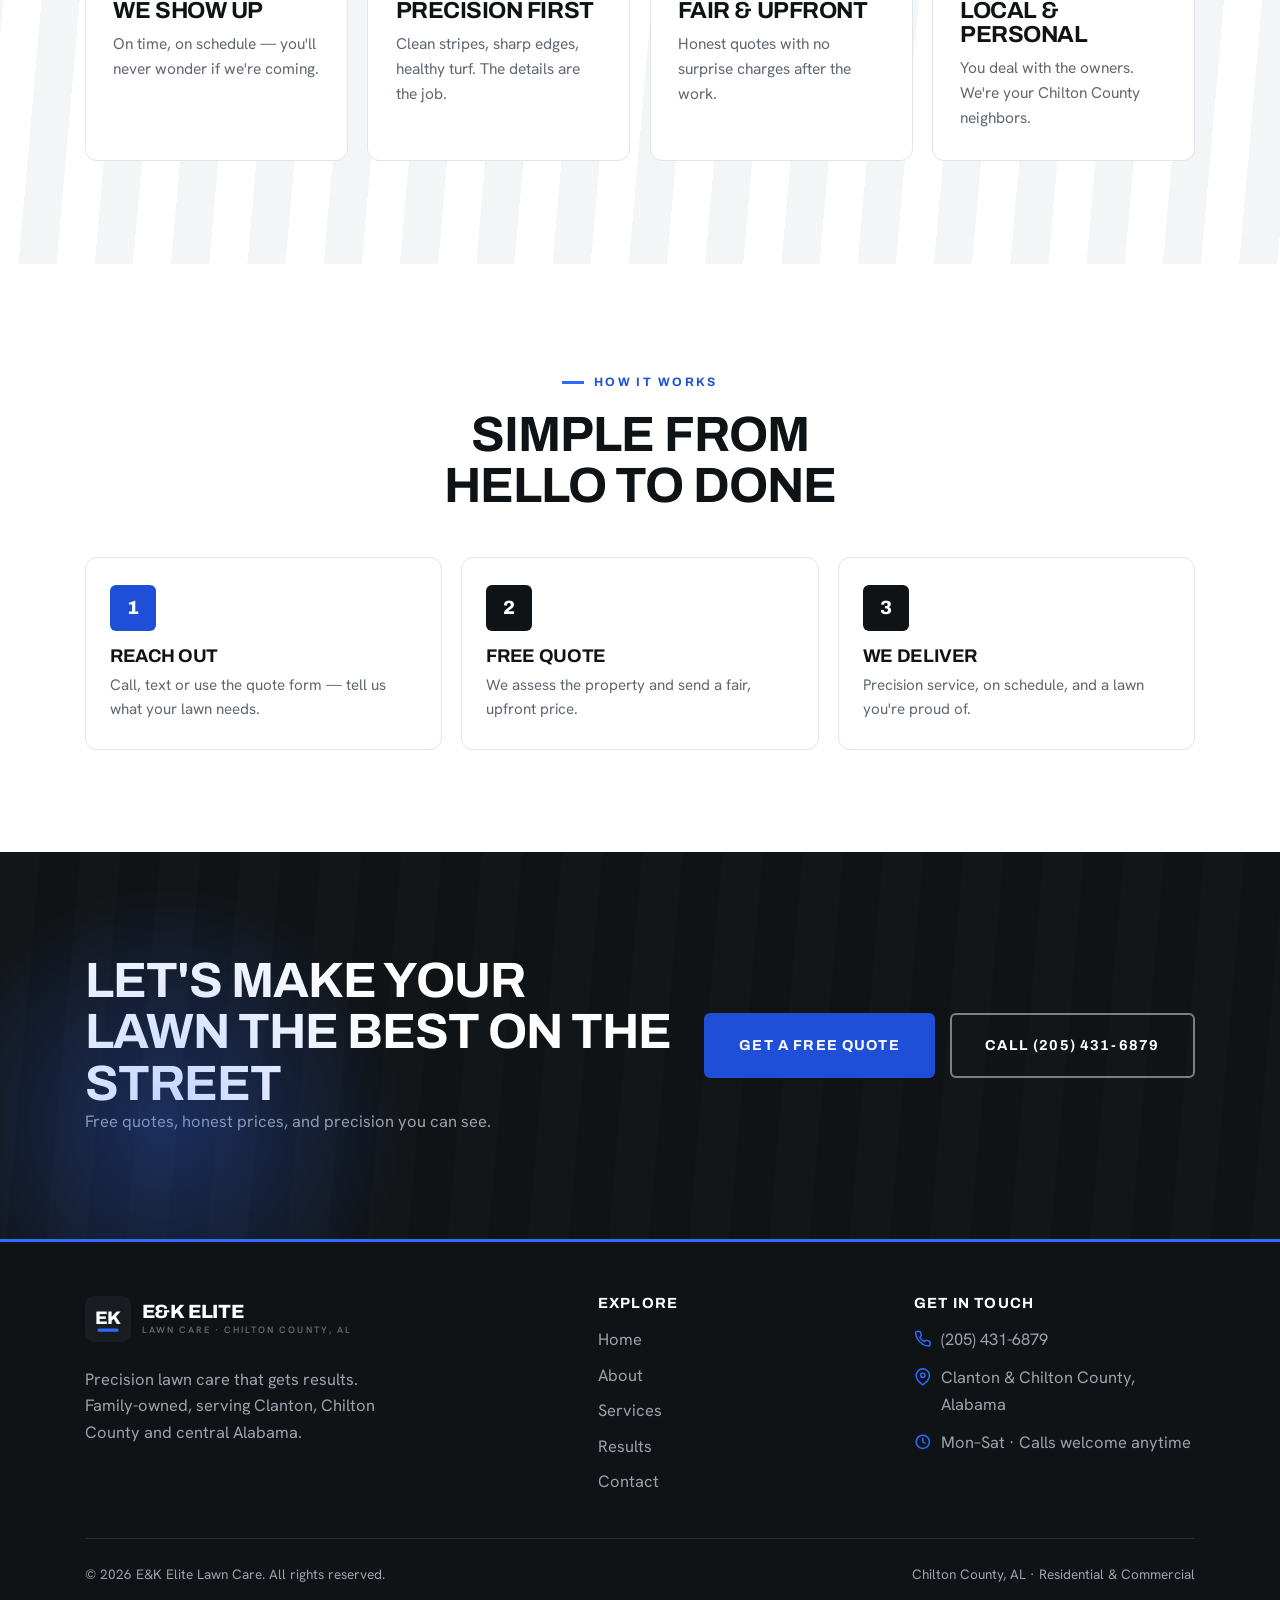
<file: about.html>
<!DOCTYPE html>
<html lang="en" class="no-js">
<head>
  <meta charset="UTF-8" />
  <meta name="viewport" content="width=device-width, initial-scale=1.0" />
  <title>About | E&amp;K Elite Lawn Care — Chilton County, AL</title>
  <meta name="description" content="E&K Elite Lawn Care is a family-owned, detail-obsessed lawn care crew serving Clanton & Chilton County, AL. Meet the team behind the precision." />
  <meta name="theme-color" content="#101316" />
  <link rel="icon" href="assets/icons/favicon.svg" type="image/svg+xml" />
  <link rel="preconnect" href="https://fonts.googleapis.com" />
  <link rel="preconnect" href="https://fonts.gstatic.com" crossorigin />
  <link href="https://fonts.googleapis.com/css2?family=Archivo:wght@600;700;800&family=Hanken+Grotesk:wght@400;500;600;700&display=swap" rel="stylesheet" />
  <link rel="stylesheet" href="css/style.css" />
</head>
<body>
  <a class="skip-link" href="#main">Skip to content</a>

  <header class="header">
    <div class="container">
      <nav class="nav" aria-label="Primary">
        <a href="index.html" class="logo" aria-label="E&K Elite Lawn Care — home">
          <svg class="logo__mark" viewBox="0 0 48 48" aria-hidden="true">
            <rect width="48" height="48" rx="9" fill="#101316"/>
            <text x="24" y="29" text-anchor="middle" font-family="Archivo, Arial, sans-serif" font-weight="800" font-size="19" fill="#ffffff" letter-spacing="-0.5">EK</text>
            <rect x="13" y="34" width="22" height="3.4" rx="1.7" fill="#2f6bff"/>
          </svg>
          <span class="logo__name">E&amp;K Elite<small>Lawn Care · Chilton County, AL</small></span>
        </a>
        <div class="nav__menu" id="nav-menu">
          <ul class="nav__links">
            <li><a class="nav__link" href="index.html">Home</a></li>
            <li><a class="nav__link" href="about.html">About</a></li>
            <li><a class="nav__link" href="services.html">Services</a></li>
            <li><a class="nav__link" href="gallery.html">Results</a></li>
            <li><a class="nav__link" href="contact.html">Contact</a></li>
          </ul>
          <div class="nav__actions">
            <a href="tel:+12054316879" class="nav__phone" aria-label="Call (205) 431-6879">
              <svg viewBox="0 0 24 24" fill="none" stroke="currentColor" stroke-width="2" stroke-linecap="round" stroke-linejoin="round" aria-hidden="true"><path d="M22 16.92v3a2 2 0 0 1-2.18 2 19.79 19.79 0 0 1-8.63-3.07 19.5 19.5 0 0 1-6-6 19.79 19.79 0 0 1-3.07-8.67A2 2 0 0 1 4.11 2h3a2 2 0 0 1 2 1.72c.13.96.36 1.9.7 2.81a2 2 0 0 1-.45 2.11L8.09 9.91a16 16 0 0 0 6 6l1.27-1.27a2 2 0 0 1 2.11-.45c.91.34 1.85.57 2.81.7A2 2 0 0 1 22 16.92Z"/></svg>
              (205) 431-6879
            </a>
            <a href="contact.html" class="btn btn--blue">Free Quote</a>
          </div>
        </div>
        <button class="nav__toggle" aria-label="Toggle menu" aria-controls="nav-menu" aria-expanded="false"><span></span></button>
      </nav>
    </div>
  </header>
  <div class="nav-scrim" aria-hidden="true"></div>

  <main id="main">
    <section class="pagehero">
      <div class="container pagehero__inner">
        <nav class="crumbs" aria-label="Breadcrumb"><a href="index.html">Home</a> / <span>About</span></nav>
        <h1>The crew behind the cut</h1>
        <p>Family-owned, detail-obsessed, and serious about one thing: lawns that look elite.</p>
      </div>
    </section>

    <!-- STORY -->
    <section class="section">
      <div class="container split split--wide-left">
        <div class="reveal">
          <span class="eyebrow">Our Story</span>
          <h2 style="margin-top:1rem">Built on precision &amp; pride</h2>
          <p class="muted">E&amp;K Elite Lawn Care is a family-owned crew in Chilton County built around a simple belief: there's a real difference between a lawn that's been mowed and a lawn that's been <em>cared for</em>. We chase that difference on every property.</p>
          <p class="muted">The "E&amp;K" is us — and our name is on every yard we touch. That's why we sweat the stripes, the edges and the turf health most crews skip. From a clean weekly cut to a full season-long lawn health program, we treat your lawn like it's the best-looking one on the street, because we want it to be.</p>
          <p class="muted">No rotating crews, no runaround. Just dependable, precise work from people who actually care how it turns out.</p>
          <a href="contact.html" class="btn mt-2">Work With Us</a>
        </div>
        <div class="feature__media reveal" data-delay="1">
          <!-- Replace background with a real crew / truck / striped-lawn photo -->
          <span class="pill">E&amp;K Elite</span>
        </div>
      </div>
    </section>

    <!-- VALUES -->
    <section class="section section--paper stripes">
      <div class="container">
        <div class="section-head reveal">
          <span class="eyebrow">What We Stand For</span>
          <h2 style="margin-top:1rem">Four standards we hold</h2>
        </div>
        <div class="cards">
          <article class="card reveal">
            <div class="card__ic"><svg viewBox="0 0 24 24" fill="none" stroke="currentColor" stroke-width="2" stroke-linecap="round" stroke-linejoin="round"><circle cx="12" cy="12" r="9"/><polyline points="12 7 12 12 15 14"/></svg></div>
            <h3>We Show Up</h3>
            <p>On time, on schedule — you'll never wonder if we're coming.</p>
          </article>
          <article class="card reveal" data-delay="1">
            <div class="card__ic"><svg viewBox="0 0 24 24" fill="none" stroke="currentColor" stroke-width="2" stroke-linecap="round" stroke-linejoin="round"><polyline points="20 6 9 17 4 12"/></svg></div>
            <h3>Precision First</h3>
            <p>Clean stripes, sharp edges, healthy turf. The details are the job.</p>
          </article>
          <article class="card reveal" data-delay="2">
            <div class="card__ic"><svg viewBox="0 0 24 24" fill="none" stroke="currentColor" stroke-width="2" stroke-linecap="round" stroke-linejoin="round"><path d="M12 1v22"/><path d="M17 5H9.5a3.5 3.5 0 0 0 0 7h5a3.5 3.5 0 0 1 0 7H6"/></svg></div>
            <h3>Fair &amp; Upfront</h3>
            <p>Honest quotes with no surprise charges after the work.</p>
          </article>
          <article class="card reveal" data-delay="3">
            <div class="card__ic"><svg viewBox="0 0 24 24" fill="none" stroke="currentColor" stroke-width="2" stroke-linecap="round" stroke-linejoin="round"><path d="M16 21v-2a4 4 0 0 0-8 0v2"/><circle cx="12" cy="7" r="4"/></svg></div>
            <h3>Local &amp; Personal</h3>
            <p>You deal with the owners. We're your Chilton County neighbors.</p>
          </article>
        </div>
      </div>
    </section>

    <!-- PROCESS -->
    <section class="section">
      <div class="container">
        <div class="section-head section-head--center reveal">
          <span class="eyebrow eyebrow--center">How It Works</span>
          <h2 style="margin-top:1rem">Simple from hello to done</h2>
        </div>
        <div class="steps">
          <div class="step reveal"><div class="step__n">1</div><h3>Reach Out</h3><p>Call, text or use the quote form — tell us what your lawn needs.</p></div>
          <div class="step reveal" data-delay="1"><div class="step__n">2</div><h3>Free Quote</h3><p>We assess the property and send a fair, upfront price.</p></div>
          <div class="step reveal" data-delay="2"><div class="step__n">3</div><h3>We Deliver</h3><p>Precision service, on schedule, and a lawn you're proud of.</p></div>
        </div>
      </div>
    </section>

    <!-- CTA -->
    <section class="section cta">
      <div class="container cta__inner">
        <div class="reveal">
          <h2>Let's make your lawn the best on the street</h2>
          <p>Free quotes, honest prices, and precision you can see.</p>
        </div>
        <div class="hero__actions reveal" data-delay="1">
          <a href="contact.html" class="btn btn--blue btn--lg">Get a Free Quote</a>
          <a href="tel:+12054316879" class="btn btn--ghost-light btn--lg">Call (205) 431-6879</a>
        </div>
      </div>
    </section>
  </main>

  <footer class="footer">
    <div class="container">
      <div class="footer__grid">
        <div class="footer__about">
          <a href="index.html" class="logo" aria-label="E&K Elite Lawn Care — home">
            <svg class="logo__mark" viewBox="0 0 48 48" aria-hidden="true">
              <rect width="48" height="48" rx="9" fill="#191d22"/>
              <text x="24" y="29" text-anchor="middle" font-family="Archivo, Arial, sans-serif" font-weight="800" font-size="19" fill="#ffffff" letter-spacing="-0.5">EK</text>
              <rect x="13" y="34" width="22" height="3.4" rx="1.7" fill="#2f6bff"/>
            </svg>
            <span class="logo__name">E&amp;K Elite<small>Lawn Care · Chilton County, AL</small></span>
          </a>
          <p>Precision lawn care that gets results. Family-owned, serving Clanton, Chilton County and central Alabama.</p>
        </div>
        <div>
          <h4>Explore</h4>
          <ul class="footer__links">
            <li><a href="index.html">Home</a></li>
            <li><a href="about.html">About</a></li>
            <li><a href="services.html">Services</a></li>
            <li><a href="gallery.html">Results</a></li>
            <li><a href="contact.html">Contact</a></li>
          </ul>
        </div>
        <div>
          <h4>Get in Touch</h4>
          <ul class="footer__contact">
            <li><svg viewBox="0 0 24 24" fill="none" stroke="currentColor" stroke-width="2" stroke-linecap="round" stroke-linejoin="round"><path d="M22 16.92v3a2 2 0 0 1-2.18 2 19.79 19.79 0 0 1-8.63-3.07 19.5 19.5 0 0 1-6-6 19.79 19.79 0 0 1-3.07-8.67A2 2 0 0 1 4.11 2h3a2 2 0 0 1 2 1.72c.13.96.36 1.9.7 2.81a2 2 0 0 1-.45 2.11L8.09 9.91a16 16 0 0 0 6 6l1.27-1.27a2 2 0 0 1 2.11-.45c.91.34 1.85.57 2.81.7A2 2 0 0 1 22 16.92Z"/></svg><a href="tel:+12054316879">(205) 431-6879</a></li>
            <li><svg viewBox="0 0 24 24" fill="none" stroke="currentColor" stroke-width="2" stroke-linecap="round" stroke-linejoin="round"><path d="M21 10c0 7-9 13-9 13s-9-6-9-13a9 9 0 0 1 18 0Z"/><circle cx="12" cy="10" r="3"/></svg><span>Clanton &amp; Chilton County, Alabama</span></li>
            <li><svg viewBox="0 0 24 24" fill="none" stroke="currentColor" stroke-width="2" stroke-linecap="round" stroke-linejoin="round"><circle cx="12" cy="12" r="9"/><polyline points="12 7 12 12 15 14"/></svg><span>Mon–Sat · Calls welcome anytime</span></li>
          </ul>
        </div>
      </div>
      <div class="footer__bottom">
        <span>&copy; <span id="year">2026</span> E&amp;K Elite Lawn Care. All rights reserved.</span>
        <span>Chilton County, AL · Residential &amp; Commercial</span>
      </div>
    </div>
  </footer>

  <button class="to-top" aria-label="Back to top"><svg viewBox="0 0 24 24" fill="none" stroke="currentColor" stroke-width="2.4" stroke-linecap="round" stroke-linejoin="round" width="20" height="20"><polyline points="18 15 12 9 6 15"/></svg></button>
  <nav class="callbar" aria-label="Quick actions">
    <a href="tel:+12054316879"><svg viewBox="0 0 24 24" fill="none" stroke="currentColor" stroke-width="2" stroke-linecap="round" stroke-linejoin="round"><path d="M22 16.92v3a2 2 0 0 1-2.18 2 19.79 19.79 0 0 1-8.63-3.07 19.5 19.5 0 0 1-6-6 19.79 19.79 0 0 1-3.07-8.67A2 2 0 0 1 4.11 2h3a2 2 0 0 1 2 1.72c.13.96.36 1.9.7 2.81a2 2 0 0 1-.45 2.11L8.09 9.91a16 16 0 0 0 6 6l1.27-1.27a2 2 0 0 1 2.11-.45c.91.34 1.85.57 2.81.7A2 2 0 0 1 22 16.92Z"/></svg>Call Now</a>
    <a href="contact.html"><svg viewBox="0 0 24 24" fill="none" stroke="currentColor" stroke-width="2" stroke-linecap="round" stroke-linejoin="round"><path d="M14 2H6a2 2 0 0 0-2 2v16a2 2 0 0 0 2 2h12a2 2 0 0 0 2-2V8z"/><polyline points="14 2 14 8 20 8"/></svg>Free Quote</a>
  </nav>

  <script src="js/main.js" defer></script>

  <!-- aurora-cta : agency upsell button -->
  <a class="aurora-cta" href="https://auroraadv.co/?tab=wizard" target="_blank" rel="noopener" aria-label="Get this website for only $999 — built by Aurora">
    <span class="aurora-cta__top">Get this website<br>for only</span>
    <span class="aurora-cta__price">$999</span>
  </a>
  <style>
  .aurora-cta{position:fixed;left:18px;bottom:18px;z-index:58;width:130px;height:130px;border-radius:50%;display:flex;flex-direction:column;align-items:center;justify-content:center;text-align:center;gap:3px;padding:8px;background:radial-gradient(circle at 32% 26%,#222833,#101316);color:#fff;text-decoration:none;border:3px solid #2f6bff;box-shadow:0 14px 32px -10px rgba(15,23,42,.55);font-family:system-ui,-apple-system,"Segoe UI",Roboto,sans-serif;line-height:1.08;transition:transform .2s ease,box-shadow .2s ease;}
  .aurora-cta:hover{transform:translateY(-3px) scale(1.05);box-shadow:0 20px 40px -10px rgba(15,23,42,.6);}
  .aurora-cta:focus-visible{outline:3px solid #2f6bff;outline-offset:3px;}
  .aurora-cta__top{font-size:10px;font-weight:700;letter-spacing:.03em;text-transform:uppercase;color:#d6def0;}
  .aurora-cta__price{font-size:31px;font-weight:800;color:#5b86ff;letter-spacing:-.01em;}
  @media (max-width:760px){.aurora-cta{width:106px;height:106px;left:12px;bottom:68px;border-width:2px;}.aurora-cta__top{font-size:8.5px;}.aurora-cta__price{font-size:25px;}}
  @media (prefers-reduced-motion:reduce){.aurora-cta{transition:none;}}
  </style>
</body>
</html>
</file>
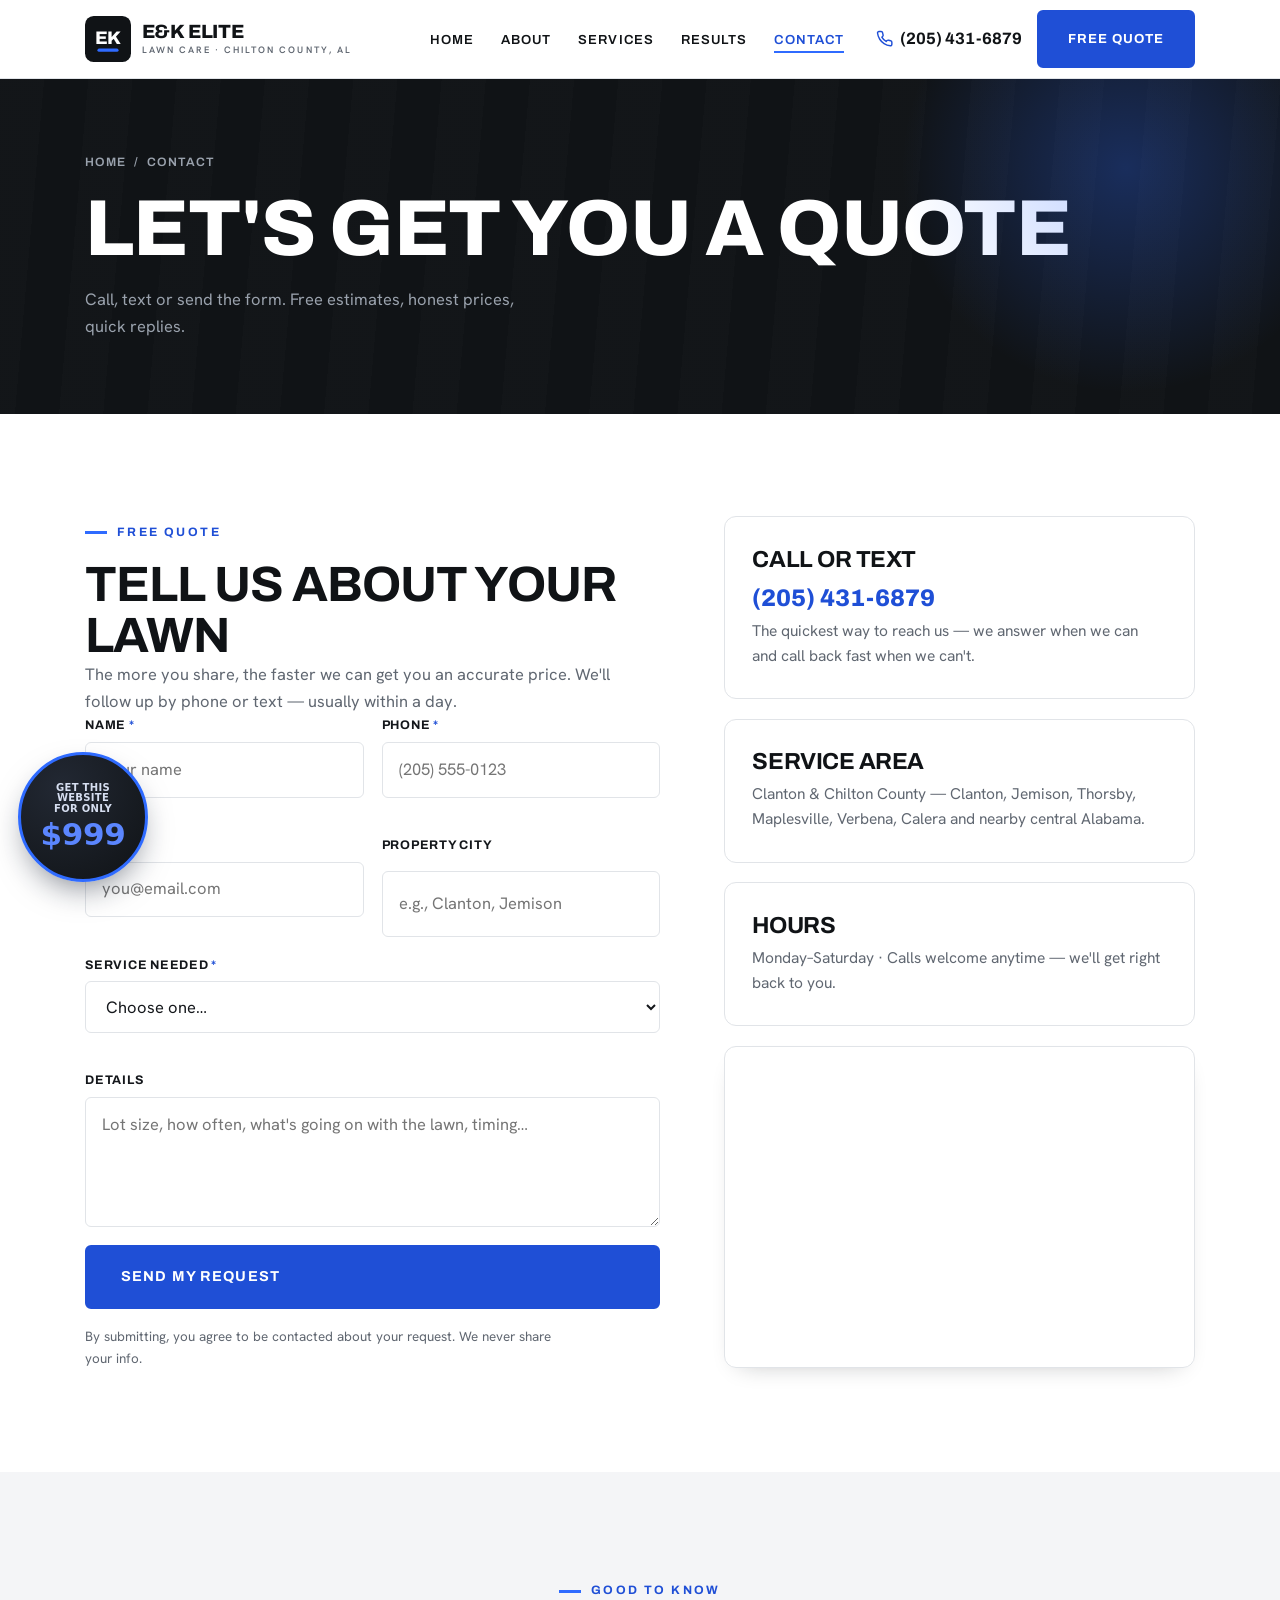
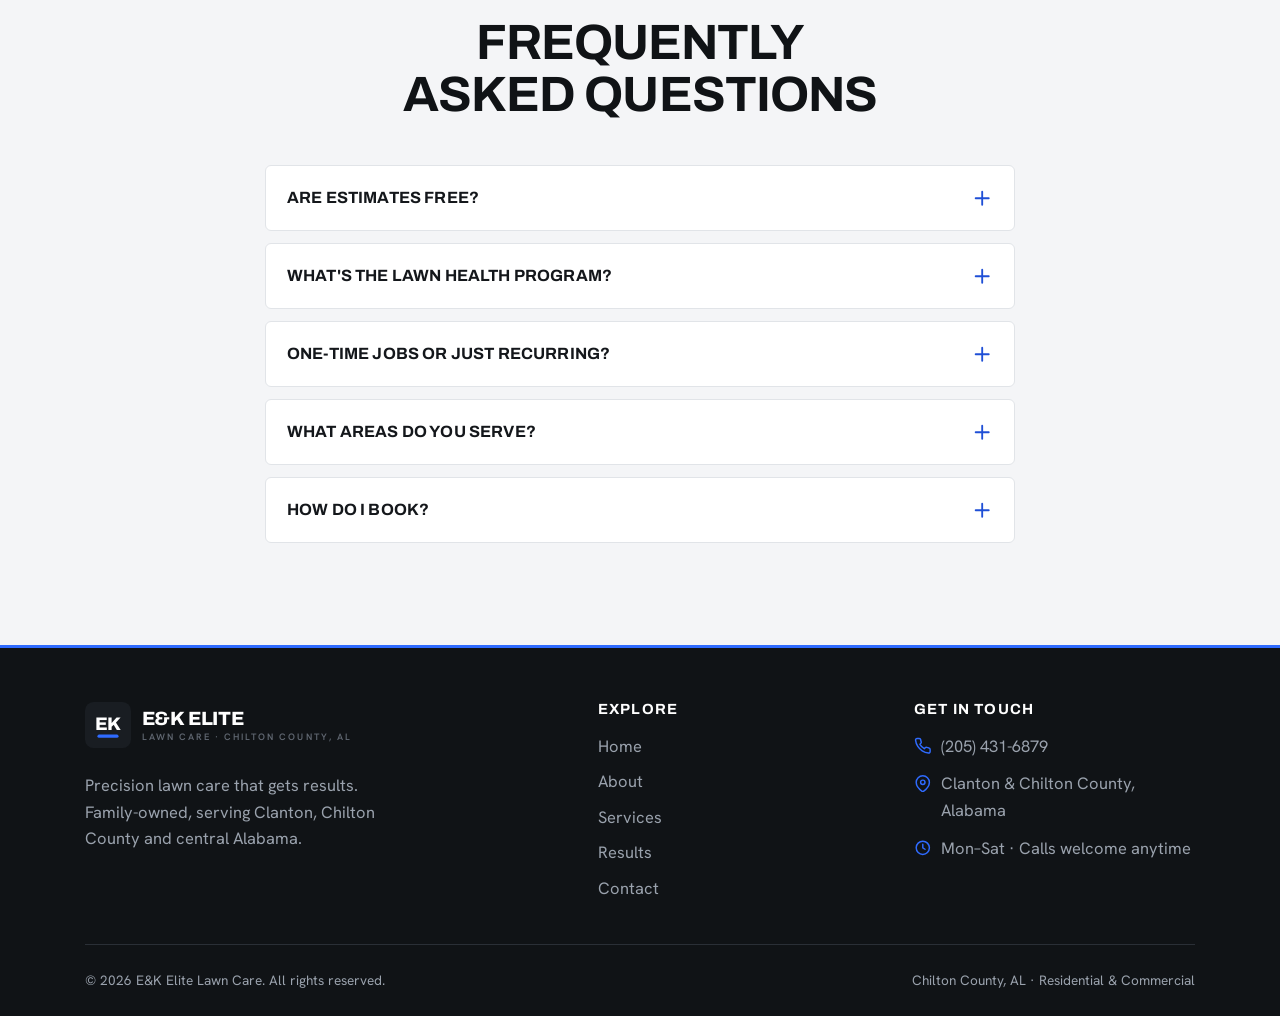
<file: contact.html>
<!DOCTYPE html>
<html lang="en" class="no-js">
<head>
  <meta charset="UTF-8" />
  <meta name="viewport" content="width=device-width, initial-scale=1.0" />
  <title>Contact &amp; Free Quote | E&amp;K Elite Lawn Care — Chilton County, AL</title>
  <meta name="description" content="Request a free lawn care quote from E&K Elite Lawn Care in Clanton & Chilton County, AL. Call (205) 431-6879 or send your details." />
  <meta name="theme-color" content="#101316" />
  <link rel="icon" href="assets/icons/favicon.svg" type="image/svg+xml" />
  <link rel="preconnect" href="https://fonts.googleapis.com" />
  <link rel="preconnect" href="https://fonts.gstatic.com" crossorigin />
  <link href="https://fonts.googleapis.com/css2?family=Archivo:wght@600;700;800&family=Hanken+Grotesk:wght@400;500;600;700&display=swap" rel="stylesheet" />
  <link rel="stylesheet" href="css/style.css" />
</head>
<body>
  <a class="skip-link" href="#main">Skip to content</a>

  <header class="header">
    <div class="container">
      <nav class="nav" aria-label="Primary">
        <a href="index.html" class="logo" aria-label="E&K Elite Lawn Care — home">
          <svg class="logo__mark" viewBox="0 0 48 48" aria-hidden="true">
            <rect width="48" height="48" rx="9" fill="#101316"/>
            <text x="24" y="29" text-anchor="middle" font-family="Archivo, Arial, sans-serif" font-weight="800" font-size="19" fill="#ffffff" letter-spacing="-0.5">EK</text>
            <rect x="13" y="34" width="22" height="3.4" rx="1.7" fill="#2f6bff"/>
          </svg>
          <span class="logo__name">E&amp;K Elite<small>Lawn Care · Chilton County, AL</small></span>
        </a>
        <div class="nav__menu" id="nav-menu">
          <ul class="nav__links">
            <li><a class="nav__link" href="index.html">Home</a></li>
            <li><a class="nav__link" href="about.html">About</a></li>
            <li><a class="nav__link" href="services.html">Services</a></li>
            <li><a class="nav__link" href="gallery.html">Results</a></li>
            <li><a class="nav__link" href="contact.html">Contact</a></li>
          </ul>
          <div class="nav__actions">
            <a href="tel:+12054316879" class="nav__phone" aria-label="Call (205) 431-6879">
              <svg viewBox="0 0 24 24" fill="none" stroke="currentColor" stroke-width="2" stroke-linecap="round" stroke-linejoin="round" aria-hidden="true"><path d="M22 16.92v3a2 2 0 0 1-2.18 2 19.79 19.79 0 0 1-8.63-3.07 19.5 19.5 0 0 1-6-6 19.79 19.79 0 0 1-3.07-8.67A2 2 0 0 1 4.11 2h3a2 2 0 0 1 2 1.72c.13.96.36 1.9.7 2.81a2 2 0 0 1-.45 2.11L8.09 9.91a16 16 0 0 0 6 6l1.27-1.27a2 2 0 0 1 2.11-.45c.91.34 1.85.57 2.81.7A2 2 0 0 1 22 16.92Z"/></svg>
              (205) 431-6879
            </a>
            <a href="contact.html" class="btn btn--blue">Free Quote</a>
          </div>
        </div>
        <button class="nav__toggle" aria-label="Toggle menu" aria-controls="nav-menu" aria-expanded="false"><span></span></button>
      </nav>
    </div>
  </header>
  <div class="nav-scrim" aria-hidden="true"></div>

  <main id="main">
    <section class="pagehero">
      <div class="container pagehero__inner">
        <nav class="crumbs" aria-label="Breadcrumb"><a href="index.html">Home</a> / <span>Contact</span></nav>
        <h1>Let's get you a quote</h1>
        <p>Call, text or send the form. Free estimates, honest prices, quick replies.</p>
      </div>
    </section>

    <section class="section">
      <div class="container split split--wide-left" style="align-items:start">

        <!-- FORM -->
        <div class="reveal">
          <span class="eyebrow">Free Quote</span>
          <h2 style="margin-top:1rem">Tell us about your lawn</h2>
          <p class="muted">The more you share, the faster we can get you an accurate price. We'll follow up by phone or text — usually within a day.</p>

          <div class="form__success" id="form-success" role="status">
            <strong>Got it — thanks!</strong><br>
            Your request is in. We'll reach out shortly at the number you provided. Need us fast? Call <a href="tel:+12054316879" style="color:var(--blue-600);text-decoration:underline">(205) 431-6879</a>.
          </div>

          <form class="form" id="quote-form" novalidate>
            <div class="form__row">
              <div class="field" data-validate>
                <label for="name">Name <span class="req">*</span></label>
                <input id="name" name="name" type="text" autocomplete="name" placeholder="Your name" />
                <span class="field__error" aria-live="polite"></span>
              </div>
              <div class="field" data-validate>
                <label for="phone">Phone <span class="req">*</span></label>
                <input id="phone" name="phone" type="tel" data-type="phone" autocomplete="tel" placeholder="(205) 555-0123" />
                <span class="field__error" aria-live="polite"></span>
              </div>
            </div>
            <div class="form__row">
              <div class="field" data-validate>
                <label for="email">Email <span class="req">*</span></label>
                <input id="email" name="email" type="email" data-type="email" autocomplete="email" placeholder="you@email.com" />
                <span class="field__error" aria-live="polite"></span>
              </div>
              <div class="field">
                <label for="city">Property City</label>
                <input id="city" name="city" type="text" placeholder="e.g., Clanton, Jemison" />
              </div>
            </div>
            <div class="field" data-validate>
              <label for="service">Service Needed <span class="req">*</span></label>
              <select id="service" name="service">
                <option value="">Choose one…</option>
                <option>Mowing &amp; maintenance</option>
                <option>Fertilization &amp; weed control</option>
                <option>Aeration &amp; overseeding</option>
                <option>Lawn health program</option>
                <option>Shrub &amp; hedge trimming</option>
                <option>Mulch &amp; bed maintenance</option>
                <option>Leaf removal &amp; cleanup</option>
                <option>Not sure — need advice</option>
              </select>
              <span class="field__error" aria-live="polite"></span>
            </div>
            <div class="field">
              <label for="message">Details</label>
              <textarea id="message" name="message" placeholder="Lot size, how often, what's going on with the lawn, timing…"></textarea>
            </div>
            <button type="submit" class="btn btn--blue btn--lg">Send My Request</button>
            <p class="muted" style="font-size:.84rem">By submitting, you agree to be contacted about your request. We never share your info.</p>
          </form>
        </div>

        <!-- DETAILS -->
        <div class="reveal" data-delay="1">
          <div class="card" style="margin-bottom:1.2rem">
            <h3>Call or Text</h3>
            <p><a href="tel:+12054316879" style="font-family:var(--ff-display);font-weight:800;font-size:1.5rem;color:var(--blue-600)">(205) 431-6879</a></p>
            <p class="muted">The quickest way to reach us — we answer when we can and call back fast when we can't.</p>
          </div>
          <div class="card" style="margin-bottom:1.2rem">
            <h3>Service Area</h3>
            <p class="muted">Clanton &amp; Chilton County — Clanton, Jemison, Thorsby, Maplesville, Verbena, Calera and nearby central Alabama.</p>
          </div>
          <div class="card" style="margin-bottom:1.2rem">
            <h3>Hours</h3>
            <p class="muted">Monday–Saturday · Calls welcome anytime — we'll get right back to you.</p>
          </div>
          <div class="area__map">
            <iframe title="E&K Elite Lawn Care service area — Clanton, Alabama"
              src="https://www.google.com/maps?q=Clanton,%20Alabama&output=embed"
              loading="lazy" referrerpolicy="no-referrer-when-downgrade"></iframe>
          </div>
        </div>
      </div>
    </section>

    <!-- FAQ -->
    <section class="section section--paper">
      <div class="container" style="max-width:820px">
        <div class="section-head section-head--center reveal">
          <span class="eyebrow eyebrow--center">Good to Know</span>
          <h2 style="margin-top:1rem">Frequently asked questions</h2>
        </div>
        <div class="faq reveal">
          <div class="faq__item">
            <button class="faq__q" type="button">Are estimates free? <svg class="ic" viewBox="0 0 24 24" fill="none" stroke="currentColor" stroke-width="2" stroke-linecap="round" stroke-linejoin="round"><line x1="12" y1="5" x2="12" y2="19"/><line x1="5" y1="12" x2="19" y2="12"/></svg></button>
            <div class="faq__a"><p>Always — free and no obligation. We'll look at your lawn, talk through what you need, and give you a fair, upfront price.</p></div>
          </div>
          <div class="faq__item">
            <button class="faq__q" type="button">What's the lawn health program? <svg class="ic" viewBox="0 0 24 24" fill="none" stroke="currentColor" stroke-width="2" stroke-linecap="round" stroke-linejoin="round"><line x1="12" y1="5" x2="12" y2="19"/><line x1="5" y1="12" x2="19" y2="12"/></svg></button>
            <div class="faq__a"><p>A season-long plan of fertilization, weed control and aeration timed to Alabama's seasons. It's the difference between a mowed lawn and turf that gets thicker and greener over time. Ask us for details.</p></div>
          </div>
          <div class="faq__item">
            <button class="faq__q" type="button">One-time jobs or just recurring? <svg class="ic" viewBox="0 0 24 24" fill="none" stroke="currentColor" stroke-width="2" stroke-linecap="round" stroke-linejoin="round"><line x1="12" y1="5" x2="12" y2="19"/><line x1="5" y1="12" x2="19" y2="12"/></svg></button>
            <div class="faq__a"><p>Both. Weekly and bi-weekly maintenance, season-long programs, or one-time cleanups and aeration — whatever fits your needs.</p></div>
          </div>
          <div class="faq__item">
            <button class="faq__q" type="button">What areas do you serve? <svg class="ic" viewBox="0 0 24 24" fill="none" stroke="currentColor" stroke-width="2" stroke-linecap="round" stroke-linejoin="round"><line x1="12" y1="5" x2="12" y2="19"/><line x1="5" y1="12" x2="19" y2="12"/></svg></button>
            <div class="faq__a"><p>Clanton, Chilton County and the surrounding central-Alabama communities. Not sure if you're in range? Give us a call.</p></div>
          </div>
          <div class="faq__item">
            <button class="faq__q" type="button">How do I book? <svg class="ic" viewBox="0 0 24 24" fill="none" stroke="currentColor" stroke-width="2" stroke-linecap="round" stroke-linejoin="round"><line x1="12" y1="5" x2="12" y2="19"/><line x1="5" y1="12" x2="19" y2="12"/></svg></button>
            <div class="faq__a"><p>Call or text <a href="tel:+12054316879">(205) 431-6879</a> or fill out the form above. We'll get you scheduled fast.</p></div>
          </div>
        </div>
      </div>
    </section>
  </main>

  <footer class="footer">
    <div class="container">
      <div class="footer__grid">
        <div class="footer__about">
          <a href="index.html" class="logo" aria-label="E&K Elite Lawn Care — home">
            <svg class="logo__mark" viewBox="0 0 48 48" aria-hidden="true">
              <rect width="48" height="48" rx="9" fill="#191d22"/>
              <text x="24" y="29" text-anchor="middle" font-family="Archivo, Arial, sans-serif" font-weight="800" font-size="19" fill="#ffffff" letter-spacing="-0.5">EK</text>
              <rect x="13" y="34" width="22" height="3.4" rx="1.7" fill="#2f6bff"/>
            </svg>
            <span class="logo__name">E&amp;K Elite<small>Lawn Care · Chilton County, AL</small></span>
          </a>
          <p>Precision lawn care that gets results. Family-owned, serving Clanton, Chilton County and central Alabama.</p>
        </div>
        <div>
          <h4>Explore</h4>
          <ul class="footer__links">
            <li><a href="index.html">Home</a></li>
            <li><a href="about.html">About</a></li>
            <li><a href="services.html">Services</a></li>
            <li><a href="gallery.html">Results</a></li>
            <li><a href="contact.html">Contact</a></li>
          </ul>
        </div>
        <div>
          <h4>Get in Touch</h4>
          <ul class="footer__contact">
            <li><svg viewBox="0 0 24 24" fill="none" stroke="currentColor" stroke-width="2" stroke-linecap="round" stroke-linejoin="round"><path d="M22 16.92v3a2 2 0 0 1-2.18 2 19.79 19.79 0 0 1-8.63-3.07 19.5 19.5 0 0 1-6-6 19.79 19.79 0 0 1-3.07-8.67A2 2 0 0 1 4.11 2h3a2 2 0 0 1 2 1.72c.13.96.36 1.9.7 2.81a2 2 0 0 1-.45 2.11L8.09 9.91a16 16 0 0 0 6 6l1.27-1.27a2 2 0 0 1 2.11-.45c.91.34 1.85.57 2.81.7A2 2 0 0 1 22 16.92Z"/></svg><a href="tel:+12054316879">(205) 431-6879</a></li>
            <li><svg viewBox="0 0 24 24" fill="none" stroke="currentColor" stroke-width="2" stroke-linecap="round" stroke-linejoin="round"><path d="M21 10c0 7-9 13-9 13s-9-6-9-13a9 9 0 0 1 18 0Z"/><circle cx="12" cy="10" r="3"/></svg><span>Clanton &amp; Chilton County, Alabama</span></li>
            <li><svg viewBox="0 0 24 24" fill="none" stroke="currentColor" stroke-width="2" stroke-linecap="round" stroke-linejoin="round"><circle cx="12" cy="12" r="9"/><polyline points="12 7 12 12 15 14"/></svg><span>Mon–Sat · Calls welcome anytime</span></li>
          </ul>
        </div>
      </div>
      <div class="footer__bottom">
        <span>&copy; <span id="year">2026</span> E&amp;K Elite Lawn Care. All rights reserved.</span>
        <span>Chilton County, AL · Residential &amp; Commercial</span>
      </div>
    </div>
  </footer>

  <button class="to-top" aria-label="Back to top"><svg viewBox="0 0 24 24" fill="none" stroke="currentColor" stroke-width="2.4" stroke-linecap="round" stroke-linejoin="round" width="20" height="20"><polyline points="18 15 12 9 6 15"/></svg></button>
  <nav class="callbar" aria-label="Quick actions">
    <a href="tel:+12054316879"><svg viewBox="0 0 24 24" fill="none" stroke="currentColor" stroke-width="2" stroke-linecap="round" stroke-linejoin="round"><path d="M22 16.92v3a2 2 0 0 1-2.18 2 19.79 19.79 0 0 1-8.63-3.07 19.5 19.5 0 0 1-6-6 19.79 19.79 0 0 1-3.07-8.67A2 2 0 0 1 4.11 2h3a2 2 0 0 1 2 1.72c.13.96.36 1.9.7 2.81a2 2 0 0 1-.45 2.11L8.09 9.91a16 16 0 0 0 6 6l1.27-1.27a2 2 0 0 1 2.11-.45c.91.34 1.85.57 2.81.7A2 2 0 0 1 22 16.92Z"/></svg>Call Now</a>
    <a href="#quote-form"><svg viewBox="0 0 24 24" fill="none" stroke="currentColor" stroke-width="2" stroke-linecap="round" stroke-linejoin="round"><path d="M14 2H6a2 2 0 0 0-2 2v16a2 2 0 0 0 2 2h12a2 2 0 0 0 2-2V8z"/><polyline points="14 2 14 8 20 8"/></svg>Free Quote</a>
  </nav>

  <script src="js/main.js" defer></script>

  <!-- aurora-cta : agency upsell button -->
  <a class="aurora-cta" href="https://auroraadv.co/?tab=wizard" target="_blank" rel="noopener" aria-label="Get this website for only $999 — built by Aurora">
    <span class="aurora-cta__top">Get this website<br>for only</span>
    <span class="aurora-cta__price">$999</span>
  </a>
  <style>
  .aurora-cta{position:fixed;left:18px;bottom:18px;z-index:58;width:130px;height:130px;border-radius:50%;display:flex;flex-direction:column;align-items:center;justify-content:center;text-align:center;gap:3px;padding:8px;background:radial-gradient(circle at 32% 26%,#222833,#101316);color:#fff;text-decoration:none;border:3px solid #2f6bff;box-shadow:0 14px 32px -10px rgba(15,23,42,.55);font-family:system-ui,-apple-system,"Segoe UI",Roboto,sans-serif;line-height:1.08;transition:transform .2s ease,box-shadow .2s ease;}
  .aurora-cta:hover{transform:translateY(-3px) scale(1.05);box-shadow:0 20px 40px -10px rgba(15,23,42,.6);}
  .aurora-cta:focus-visible{outline:3px solid #2f6bff;outline-offset:3px;}
  .aurora-cta__top{font-size:10px;font-weight:700;letter-spacing:.03em;text-transform:uppercase;color:#d6def0;}
  .aurora-cta__price{font-size:31px;font-weight:800;color:#5b86ff;letter-spacing:-.01em;}
  @media (max-width:760px){.aurora-cta{width:106px;height:106px;left:12px;bottom:68px;border-width:2px;}.aurora-cta__top{font-size:8.5px;}.aurora-cta__price{font-size:25px;}}
  @media (prefers-reduced-motion:reduce){.aurora-cta{transition:none;}}
  </style>
</body>
</html>
</file>
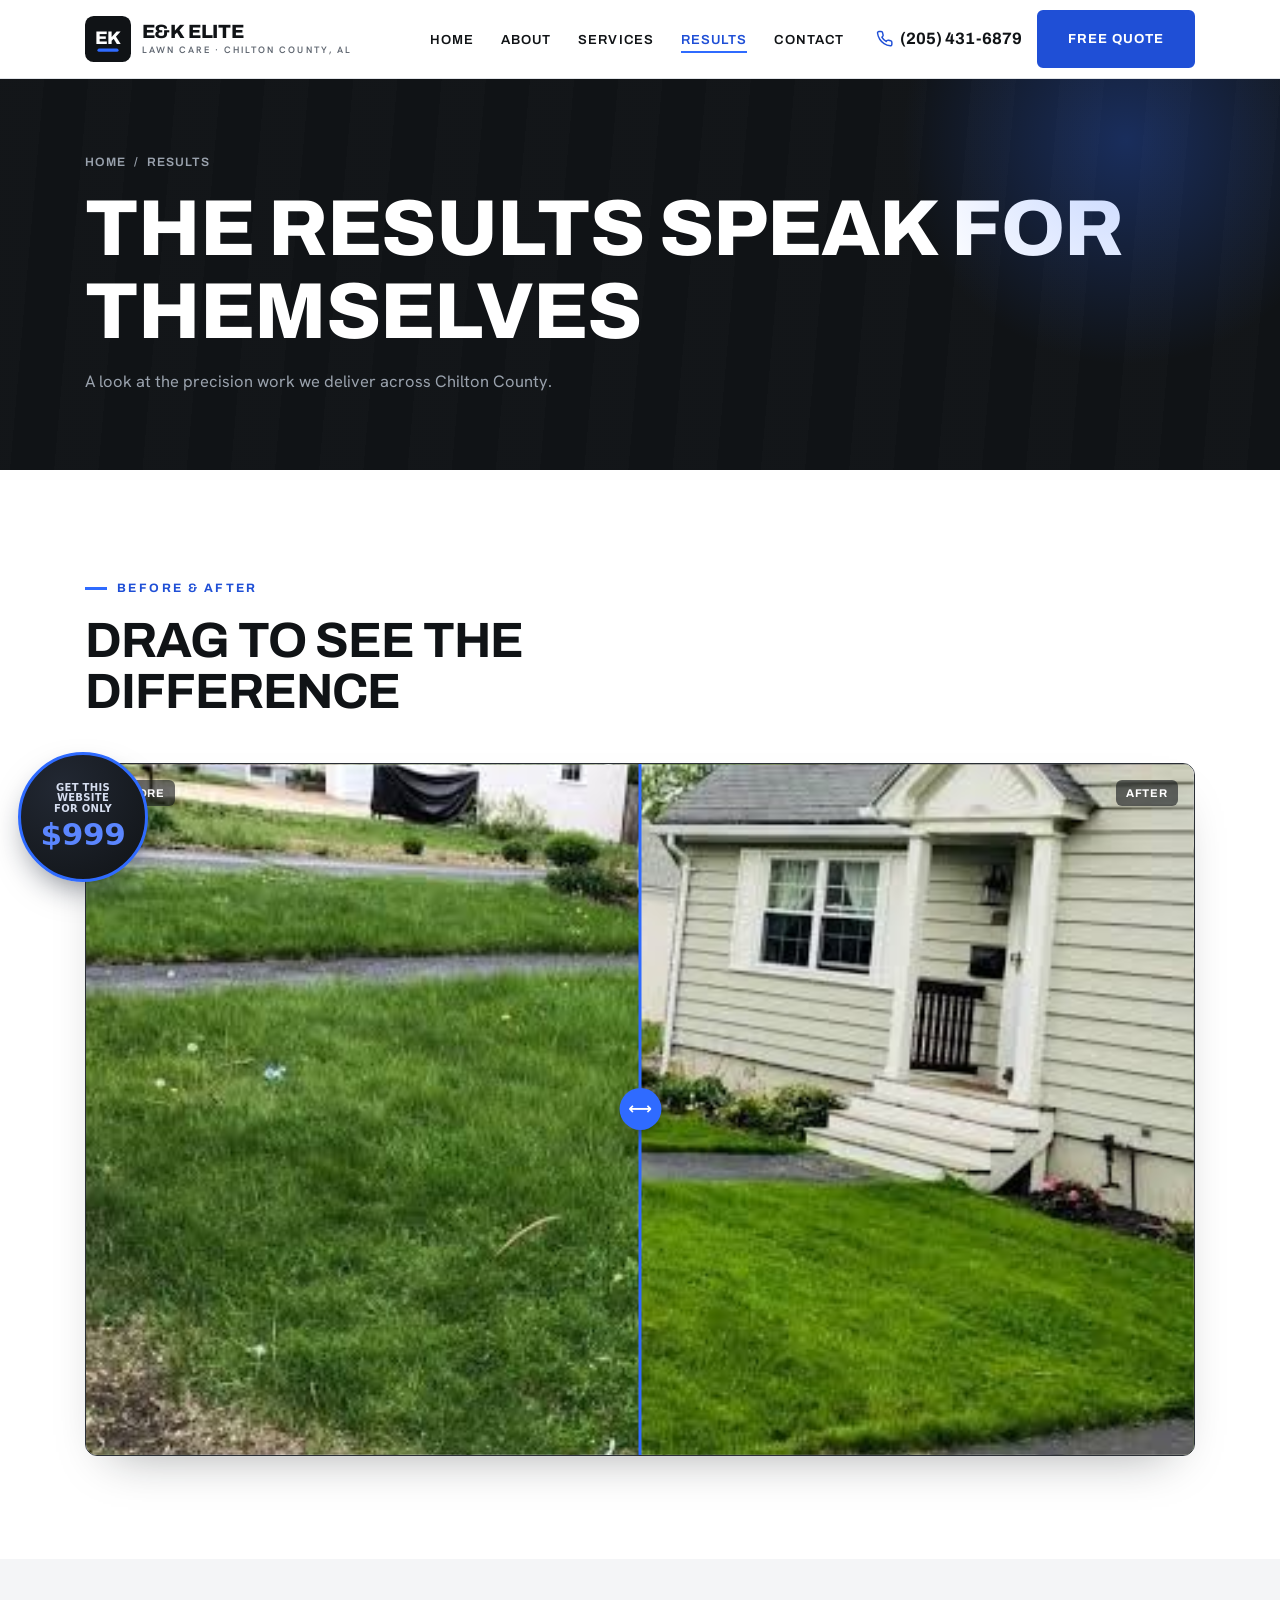
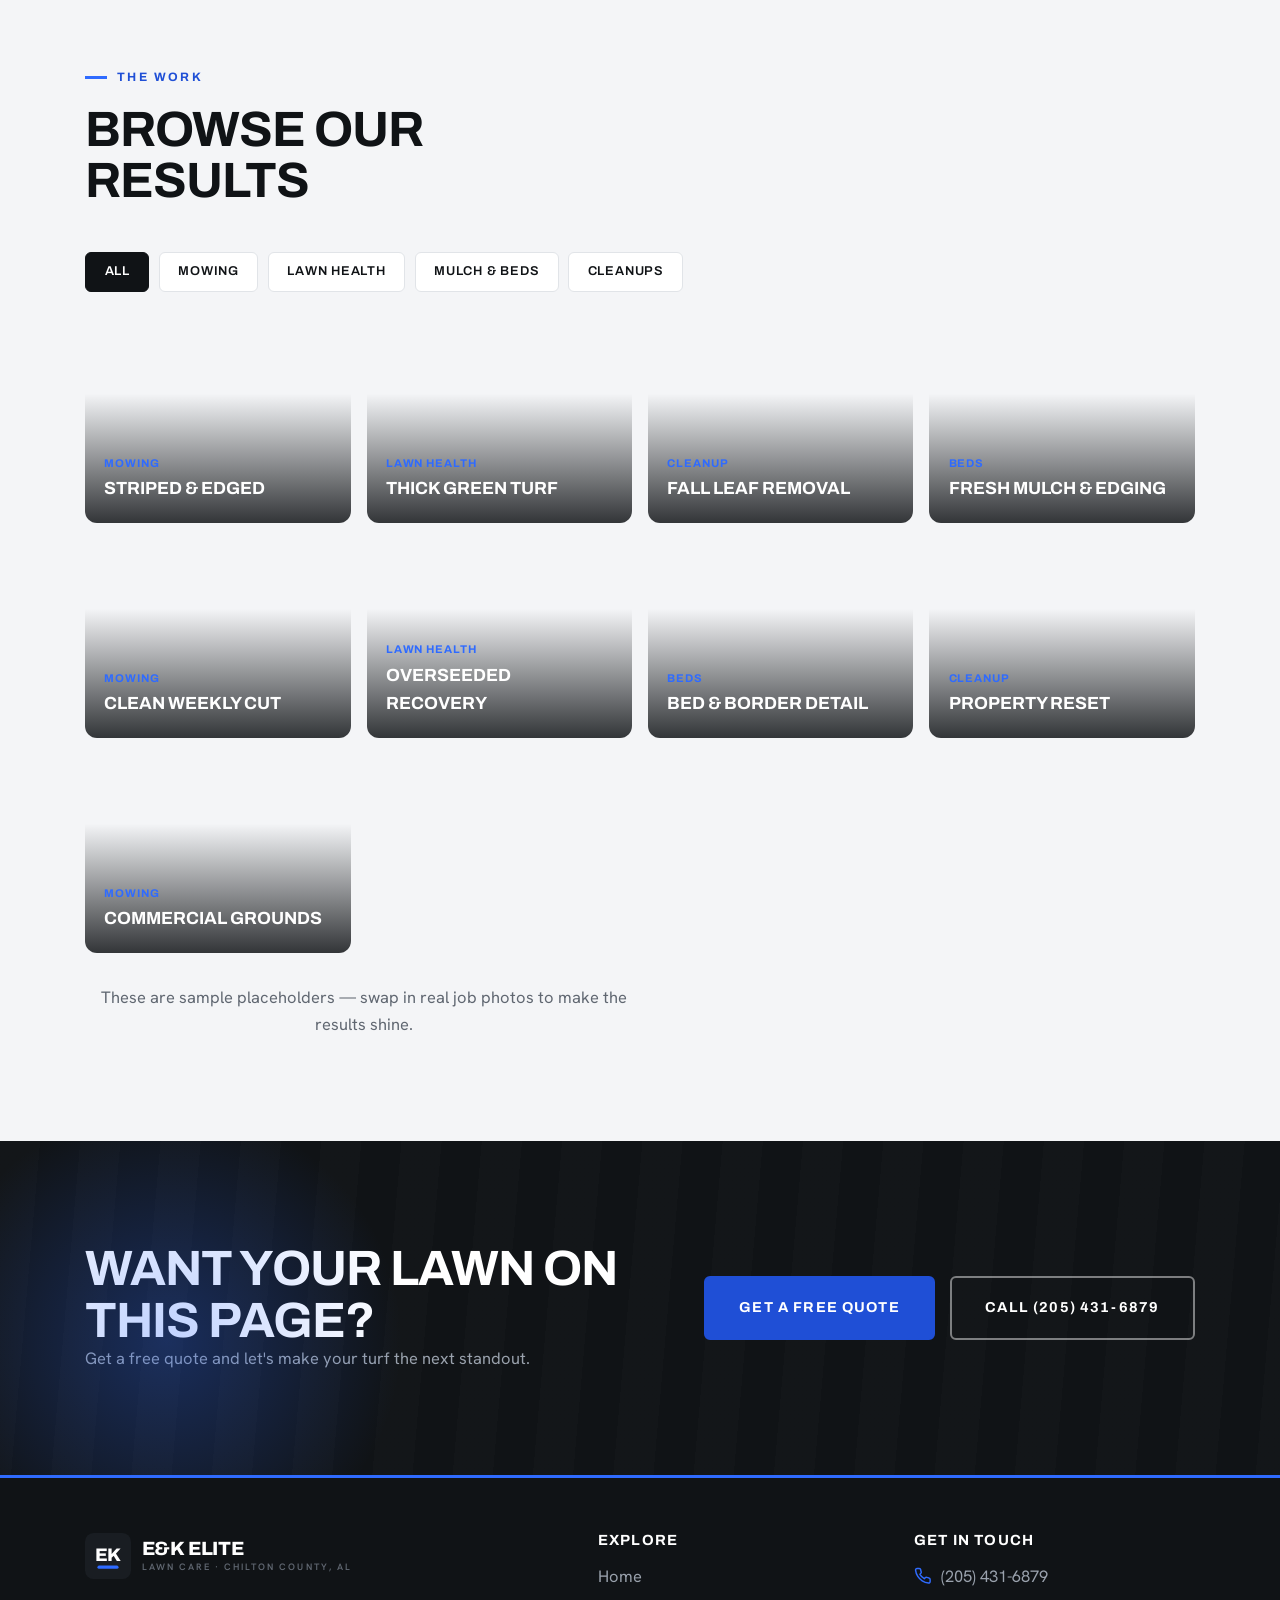
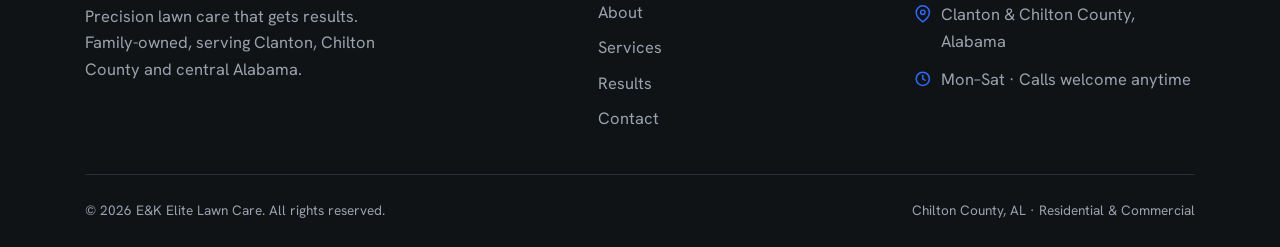
<file: gallery.html>
<!DOCTYPE html>
<html lang="en" class="no-js">
<head>
  <meta charset="UTF-8" />
  <meta name="viewport" content="width=device-width, initial-scale=1.0" />
  <title>Results | E&amp;K Elite Lawn Care — Chilton County, AL</title>
  <meta name="description" content="See precision mowing, lawn health and cleanup results from E&K Elite Lawn Care across Clanton & Chilton County, AL. Browse by category and before-and-after." />
  <meta name="theme-color" content="#101316" />
  <link rel="icon" href="assets/icons/favicon.svg" type="image/svg+xml" />
  <link rel="preconnect" href="https://fonts.googleapis.com" />
  <link rel="preconnect" href="https://fonts.gstatic.com" crossorigin />
  <link href="https://fonts.googleapis.com/css2?family=Archivo:wght@600;700;800&family=Hanken+Grotesk:wght@400;500;600;700&display=swap" rel="stylesheet" />
  <link rel="stylesheet" href="css/style.css" />
</head>
<body>
  <a class="skip-link" href="#main">Skip to content</a>

  <header class="header">
    <div class="container">
      <nav class="nav" aria-label="Primary">
        <a href="index.html" class="logo" aria-label="E&K Elite Lawn Care — home">
          <svg class="logo__mark" viewBox="0 0 48 48" aria-hidden="true">
            <rect width="48" height="48" rx="9" fill="#101316"/>
            <text x="24" y="29" text-anchor="middle" font-family="Archivo, Arial, sans-serif" font-weight="800" font-size="19" fill="#ffffff" letter-spacing="-0.5">EK</text>
            <rect x="13" y="34" width="22" height="3.4" rx="1.7" fill="#2f6bff"/>
          </svg>
          <span class="logo__name">E&amp;K Elite<small>Lawn Care · Chilton County, AL</small></span>
        </a>
        <div class="nav__menu" id="nav-menu">
          <ul class="nav__links">
            <li><a class="nav__link" href="index.html">Home</a></li>
            <li><a class="nav__link" href="about.html">About</a></li>
            <li><a class="nav__link" href="services.html">Services</a></li>
            <li><a class="nav__link" href="gallery.html">Results</a></li>
            <li><a class="nav__link" href="contact.html">Contact</a></li>
          </ul>
          <div class="nav__actions">
            <a href="tel:+12054316879" class="nav__phone" aria-label="Call (205) 431-6879">
              <svg viewBox="0 0 24 24" fill="none" stroke="currentColor" stroke-width="2" stroke-linecap="round" stroke-linejoin="round" aria-hidden="true"><path d="M22 16.92v3a2 2 0 0 1-2.18 2 19.79 19.79 0 0 1-8.63-3.07 19.5 19.5 0 0 1-6-6 19.79 19.79 0 0 1-3.07-8.67A2 2 0 0 1 4.11 2h3a2 2 0 0 1 2 1.72c.13.96.36 1.9.7 2.81a2 2 0 0 1-.45 2.11L8.09 9.91a16 16 0 0 0 6 6l1.27-1.27a2 2 0 0 1 2.11-.45c.91.34 1.85.57 2.81.7A2 2 0 0 1 22 16.92Z"/></svg>
              (205) 431-6879
            </a>
            <a href="contact.html" class="btn btn--blue">Free Quote</a>
          </div>
        </div>
        <button class="nav__toggle" aria-label="Toggle menu" aria-controls="nav-menu" aria-expanded="false"><span></span></button>
      </nav>
    </div>
  </header>
  <div class="nav-scrim" aria-hidden="true"></div>

  <main id="main">
    <section class="pagehero">
      <div class="container pagehero__inner">
        <nav class="crumbs" aria-label="Breadcrumb"><a href="index.html">Home</a> / <span>Results</span></nav>
        <h1>The results speak for themselves</h1>
        <p>A look at the precision work we deliver across Chilton County.</p>
      </div>
    </section>

    <!-- BEFORE / AFTER -->
    <section class="section">
      <div class="container">
        <div class="section-head reveal">
          <span class="eyebrow">Before &amp; After</span>
          <h2 style="margin-top:1rem">Drag to see the difference</h2>
        </div>
        <div class="ba reveal" role="group" aria-label="Before and after comparison">
          <div class="ba__img ba__before" style="background-image:url('assets/images/ba-before.jpeg')"><span class="ba__tag">Before</span></div>
          <div class="ba__img ba__after" style="background-image:url('assets/images/ba-after.jpeg')"><span class="ba__tag">After</span></div>
          <span class="ba__handle" aria-hidden="true"></span>
          <input class="ba__range" type="range" min="0" max="100" value="50" aria-label="Reveal before or after image" />
        </div>
      </div>
    </section>

    <!-- GALLERY -->
    <section class="section section--paper">
      <div class="container">
        <div class="section-head reveal">
          <span class="eyebrow">The Work</span>
          <h2 style="margin-top:1rem">Browse our results</h2>
        </div>
        <div class="filters reveal" role="group" aria-label="Filter projects">
          <button class="filter is-active" data-filter="all" aria-pressed="true">All</button>
          <button class="filter" data-filter="mowing" aria-pressed="false">Mowing</button>
          <button class="filter" data-filter="health" aria-pressed="false">Lawn Health</button>
          <button class="filter" data-filter="beds" aria-pressed="false">Mulch &amp; Beds</button>
          <button class="filter" data-filter="cleanup" aria-pressed="false">Cleanups</button>
        </div>
        <!-- Placeholder tiles — replace each tile's background with a real photo -->
        <div class="gallery reveal">
          <article class="tile t-1" data-cat="mowing"><span class="tile__cat">Mowing</span><span class="tile__title">Striped &amp; edged</span></article>
          <article class="tile t-3" data-cat="health"><span class="tile__cat">Lawn Health</span><span class="tile__title">Thick green turf</span></article>
          <article class="tile t-2" data-cat="cleanup"><span class="tile__cat">Cleanup</span><span class="tile__title">Fall leaf removal</span></article>
          <article class="tile t-5" data-cat="beds"><span class="tile__cat">Beds</span><span class="tile__title">Fresh mulch &amp; edging</span></article>
          <article class="tile t-4" data-cat="mowing"><span class="tile__cat">Mowing</span><span class="tile__title">Clean weekly cut</span></article>
          <article class="tile t-6" data-cat="health"><span class="tile__cat">Lawn Health</span><span class="tile__title">Overseeded recovery</span></article>
          <article class="tile t-2" data-cat="beds"><span class="tile__cat">Beds</span><span class="tile__title">Bed &amp; border detail</span></article>
          <article class="tile t-1" data-cat="cleanup"><span class="tile__cat">Cleanup</span><span class="tile__title">Property reset</span></article>
          <article class="tile t-3" data-cat="mowing"><span class="tile__cat">Mowing</span><span class="tile__title">Commercial grounds</span></article>
        </div>
        <p class="text-center mt-2 muted">These are sample placeholders — swap in real job photos to make the results shine.</p>
      </div>
    </section>

    <section class="section cta">
      <div class="container cta__inner">
        <div class="reveal">
          <h2>Want your lawn on this page?</h2>
          <p>Get a free quote and let's make your turf the next standout.</p>
        </div>
        <div class="hero__actions reveal" data-delay="1">
          <a href="contact.html" class="btn btn--blue btn--lg">Get a Free Quote</a>
          <a href="tel:+12054316879" class="btn btn--ghost-light btn--lg">Call (205) 431-6879</a>
        </div>
      </div>
    </section>
  </main>

  <footer class="footer">
    <div class="container">
      <div class="footer__grid">
        <div class="footer__about">
          <a href="index.html" class="logo" aria-label="E&K Elite Lawn Care — home">
            <svg class="logo__mark" viewBox="0 0 48 48" aria-hidden="true">
              <rect width="48" height="48" rx="9" fill="#191d22"/>
              <text x="24" y="29" text-anchor="middle" font-family="Archivo, Arial, sans-serif" font-weight="800" font-size="19" fill="#ffffff" letter-spacing="-0.5">EK</text>
              <rect x="13" y="34" width="22" height="3.4" rx="1.7" fill="#2f6bff"/>
            </svg>
            <span class="logo__name">E&amp;K Elite<small>Lawn Care · Chilton County, AL</small></span>
          </a>
          <p>Precision lawn care that gets results. Family-owned, serving Clanton, Chilton County and central Alabama.</p>
        </div>
        <div>
          <h4>Explore</h4>
          <ul class="footer__links">
            <li><a href="index.html">Home</a></li>
            <li><a href="about.html">About</a></li>
            <li><a href="services.html">Services</a></li>
            <li><a href="gallery.html">Results</a></li>
            <li><a href="contact.html">Contact</a></li>
          </ul>
        </div>
        <div>
          <h4>Get in Touch</h4>
          <ul class="footer__contact">
            <li><svg viewBox="0 0 24 24" fill="none" stroke="currentColor" stroke-width="2" stroke-linecap="round" stroke-linejoin="round"><path d="M22 16.92v3a2 2 0 0 1-2.18 2 19.79 19.79 0 0 1-8.63-3.07 19.5 19.5 0 0 1-6-6 19.79 19.79 0 0 1-3.07-8.67A2 2 0 0 1 4.11 2h3a2 2 0 0 1 2 1.72c.13.96.36 1.9.7 2.81a2 2 0 0 1-.45 2.11L8.09 9.91a16 16 0 0 0 6 6l1.27-1.27a2 2 0 0 1 2.11-.45c.91.34 1.85.57 2.81.7A2 2 0 0 1 22 16.92Z"/></svg><a href="tel:+12054316879">(205) 431-6879</a></li>
            <li><svg viewBox="0 0 24 24" fill="none" stroke="currentColor" stroke-width="2" stroke-linecap="round" stroke-linejoin="round"><path d="M21 10c0 7-9 13-9 13s-9-6-9-13a9 9 0 0 1 18 0Z"/><circle cx="12" cy="10" r="3"/></svg><span>Clanton &amp; Chilton County, Alabama</span></li>
            <li><svg viewBox="0 0 24 24" fill="none" stroke="currentColor" stroke-width="2" stroke-linecap="round" stroke-linejoin="round"><circle cx="12" cy="12" r="9"/><polyline points="12 7 12 12 15 14"/></svg><span>Mon–Sat · Calls welcome anytime</span></li>
          </ul>
        </div>
      </div>
      <div class="footer__bottom">
        <span>&copy; <span id="year">2026</span> E&amp;K Elite Lawn Care. All rights reserved.</span>
        <span>Chilton County, AL · Residential &amp; Commercial</span>
      </div>
    </div>
  </footer>

  <button class="to-top" aria-label="Back to top"><svg viewBox="0 0 24 24" fill="none" stroke="currentColor" stroke-width="2.4" stroke-linecap="round" stroke-linejoin="round" width="20" height="20"><polyline points="18 15 12 9 6 15"/></svg></button>
  <nav class="callbar" aria-label="Quick actions">
    <a href="tel:+12054316879"><svg viewBox="0 0 24 24" fill="none" stroke="currentColor" stroke-width="2" stroke-linecap="round" stroke-linejoin="round"><path d="M22 16.92v3a2 2 0 0 1-2.18 2 19.79 19.79 0 0 1-8.63-3.07 19.5 19.5 0 0 1-6-6 19.79 19.79 0 0 1-3.07-8.67A2 2 0 0 1 4.11 2h3a2 2 0 0 1 2 1.72c.13.96.36 1.9.7 2.81a2 2 0 0 1-.45 2.11L8.09 9.91a16 16 0 0 0 6 6l1.27-1.27a2 2 0 0 1 2.11-.45c.91.34 1.85.57 2.81.7A2 2 0 0 1 22 16.92Z"/></svg>Call Now</a>
    <a href="contact.html"><svg viewBox="0 0 24 24" fill="none" stroke="currentColor" stroke-width="2" stroke-linecap="round" stroke-linejoin="round"><path d="M14 2H6a2 2 0 0 0-2 2v16a2 2 0 0 0 2 2h12a2 2 0 0 0 2-2V8z"/><polyline points="14 2 14 8 20 8"/></svg>Free Quote</a>
  </nav>

  <script src="js/main.js" defer></script>

  <!-- aurora-cta : agency upsell button -->
  <a class="aurora-cta" href="https://auroraadv.co/?tab=wizard" target="_blank" rel="noopener" aria-label="Get this website for only $999 — built by Aurora">
    <span class="aurora-cta__top">Get this website<br>for only</span>
    <span class="aurora-cta__price">$999</span>
  </a>
  <style>
  .aurora-cta{position:fixed;left:18px;bottom:18px;z-index:58;width:130px;height:130px;border-radius:50%;display:flex;flex-direction:column;align-items:center;justify-content:center;text-align:center;gap:3px;padding:8px;background:radial-gradient(circle at 32% 26%,#222833,#101316);color:#fff;text-decoration:none;border:3px solid #2f6bff;box-shadow:0 14px 32px -10px rgba(15,23,42,.55);font-family:system-ui,-apple-system,"Segoe UI",Roboto,sans-serif;line-height:1.08;transition:transform .2s ease,box-shadow .2s ease;}
  .aurora-cta:hover{transform:translateY(-3px) scale(1.05);box-shadow:0 20px 40px -10px rgba(15,23,42,.6);}
  .aurora-cta:focus-visible{outline:3px solid #2f6bff;outline-offset:3px;}
  .aurora-cta__top{font-size:10px;font-weight:700;letter-spacing:.03em;text-transform:uppercase;color:#d6def0;}
  .aurora-cta__price{font-size:31px;font-weight:800;color:#5b86ff;letter-spacing:-.01em;}
  @media (max-width:760px){.aurora-cta{width:106px;height:106px;left:12px;bottom:68px;border-width:2px;}.aurora-cta__top{font-size:8.5px;}.aurora-cta__price{font-size:25px;}}
  @media (prefers-reduced-motion:reduce){.aurora-cta{transition:none;}}
  </style>
</body>
</html>
</file>
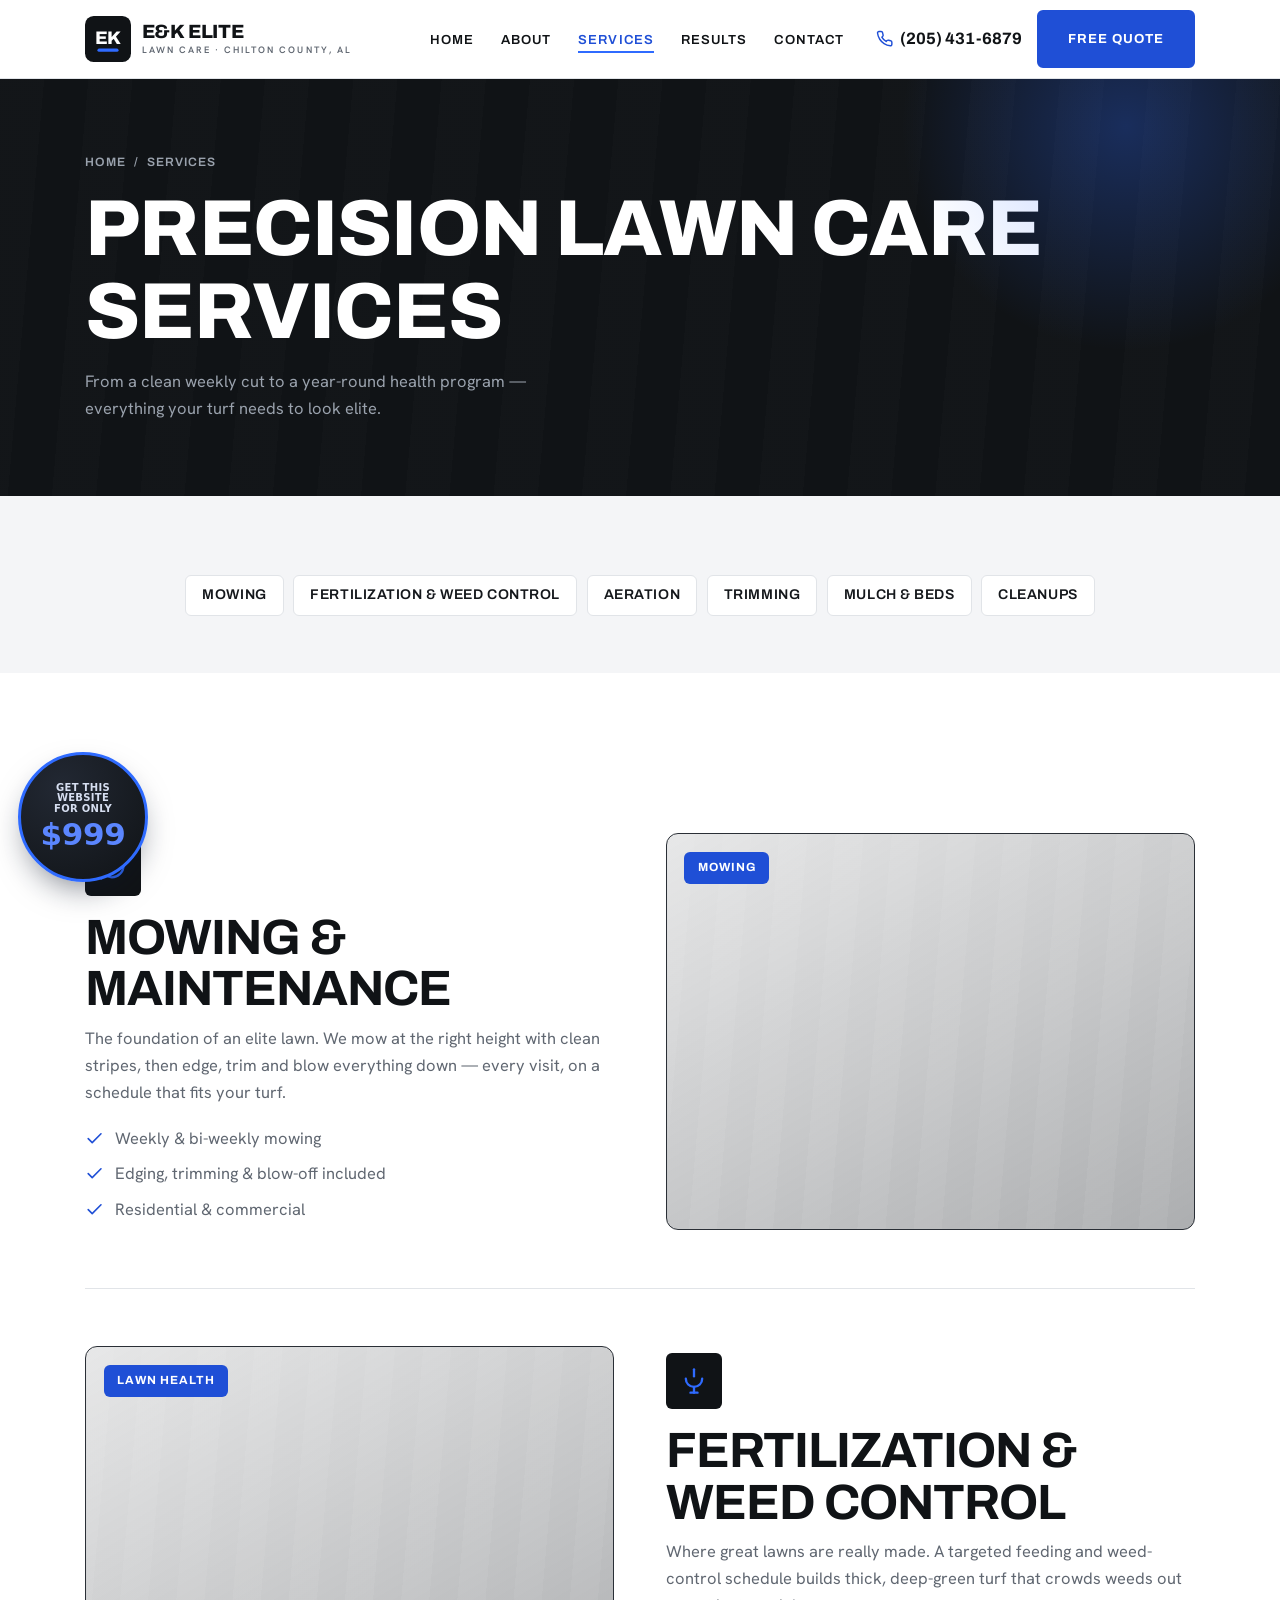
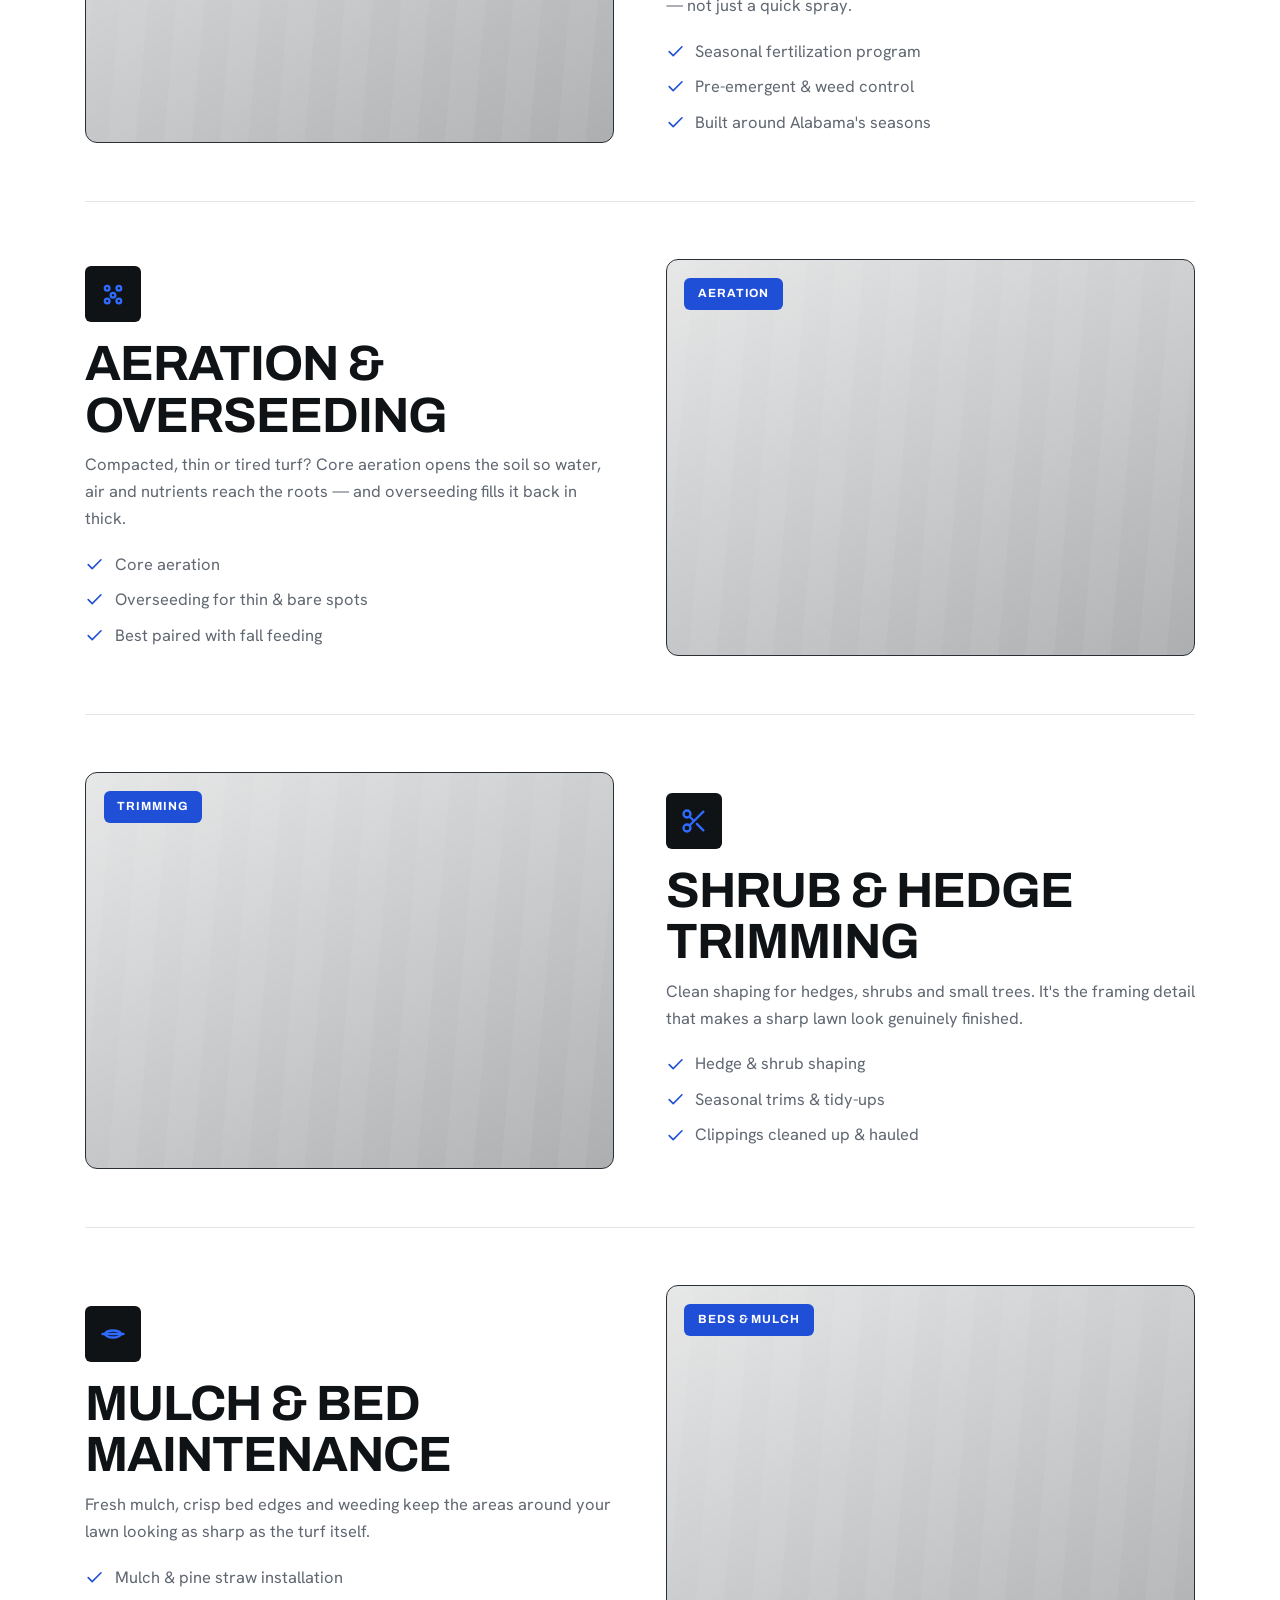
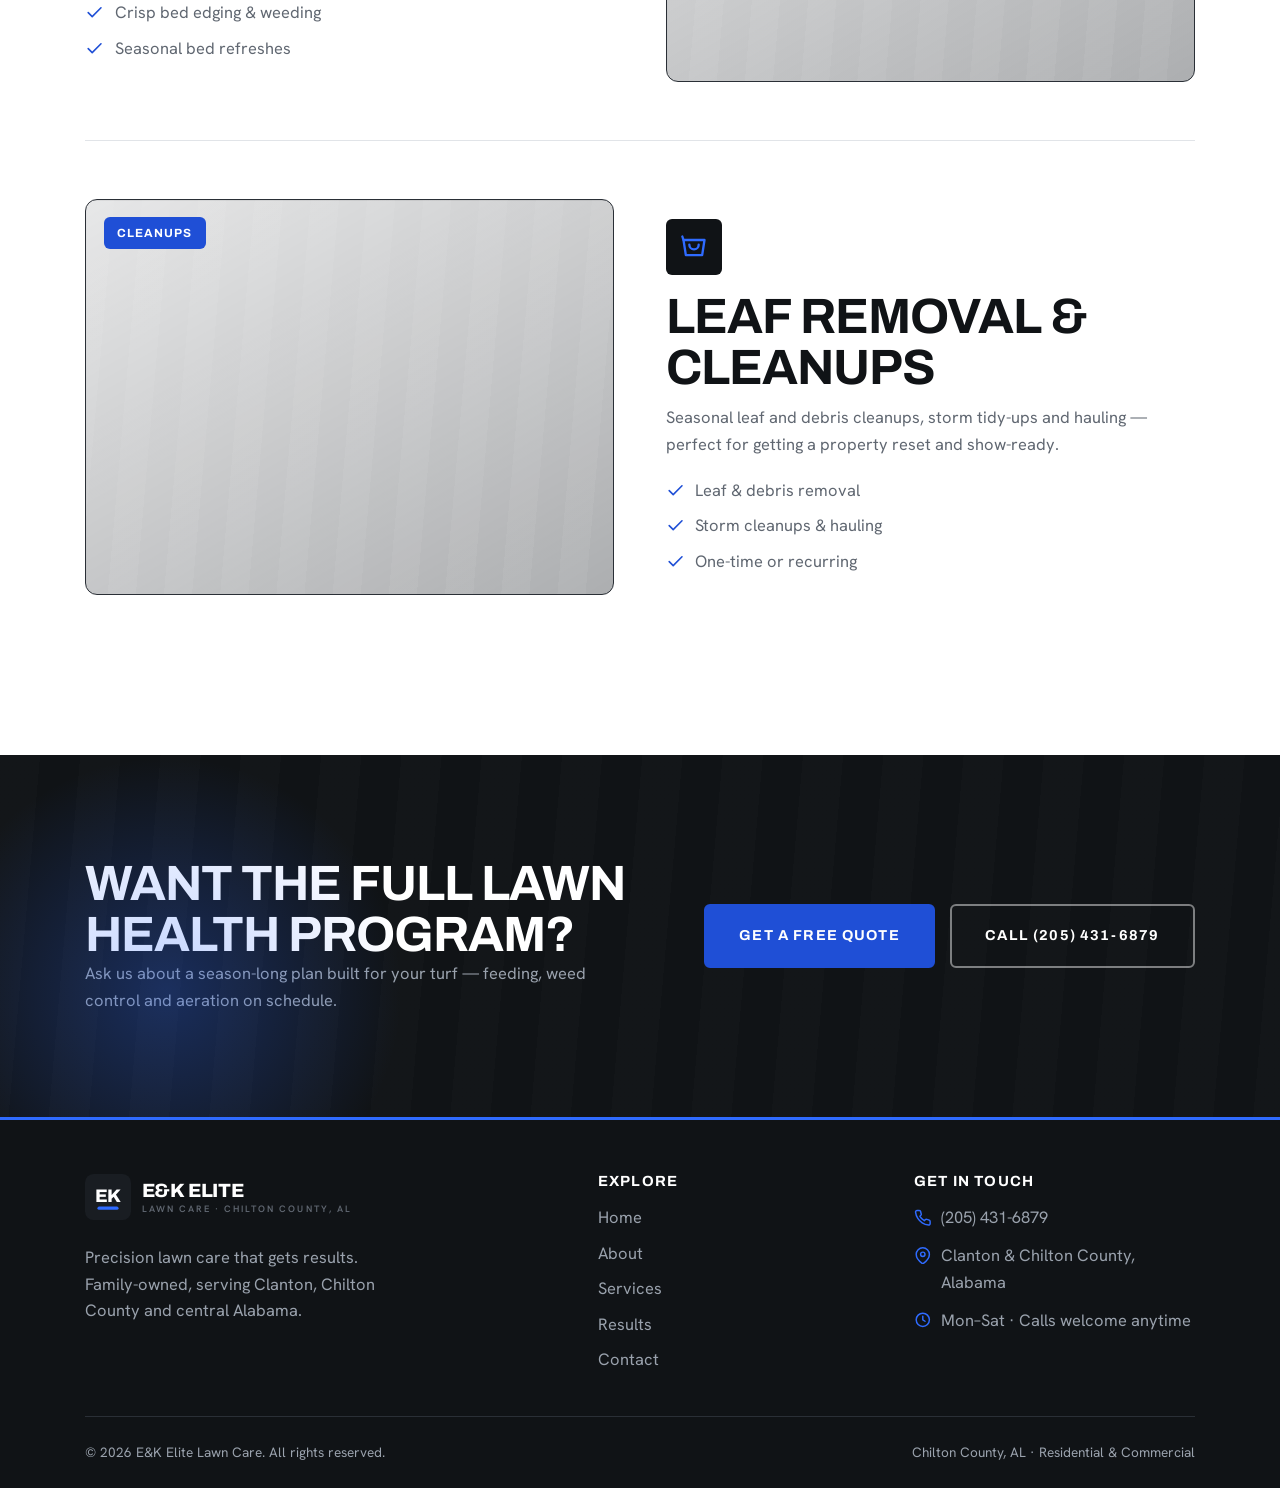
<file: services.html>
<!DOCTYPE html>
<html lang="en" class="no-js">
<head>
  <meta charset="UTF-8" />
  <meta name="viewport" content="width=device-width, initial-scale=1.0" />
  <title>Services | E&amp;K Elite Lawn Care — Chilton County, AL</title>
  <meta name="description" content="Mowing & maintenance, fertilization & weed control, aeration & overseeding, trimming, mulch and cleanups across Clanton & Chilton County, AL. Free quotes — (205) 431-6879." />
  <meta name="theme-color" content="#101316" />
  <link rel="icon" href="assets/icons/favicon.svg" type="image/svg+xml" />
  <link rel="preconnect" href="https://fonts.googleapis.com" />
  <link rel="preconnect" href="https://fonts.gstatic.com" crossorigin />
  <link href="https://fonts.googleapis.com/css2?family=Archivo:wght@600;700;800&family=Hanken+Grotesk:wght@400;500;600;700&display=swap" rel="stylesheet" />
  <link rel="stylesheet" href="css/style.css" />
</head>
<body>
  <a class="skip-link" href="#main">Skip to content</a>

  <header class="header">
    <div class="container">
      <nav class="nav" aria-label="Primary">
        <a href="index.html" class="logo" aria-label="E&K Elite Lawn Care — home">
          <svg class="logo__mark" viewBox="0 0 48 48" aria-hidden="true">
            <rect width="48" height="48" rx="9" fill="#101316"/>
            <text x="24" y="29" text-anchor="middle" font-family="Archivo, Arial, sans-serif" font-weight="800" font-size="19" fill="#ffffff" letter-spacing="-0.5">EK</text>
            <rect x="13" y="34" width="22" height="3.4" rx="1.7" fill="#2f6bff"/>
          </svg>
          <span class="logo__name">E&amp;K Elite<small>Lawn Care · Chilton County, AL</small></span>
        </a>
        <div class="nav__menu" id="nav-menu">
          <ul class="nav__links">
            <li><a class="nav__link" href="index.html">Home</a></li>
            <li><a class="nav__link" href="about.html">About</a></li>
            <li><a class="nav__link" href="services.html">Services</a></li>
            <li><a class="nav__link" href="gallery.html">Results</a></li>
            <li><a class="nav__link" href="contact.html">Contact</a></li>
          </ul>
          <div class="nav__actions">
            <a href="tel:+12054316879" class="nav__phone" aria-label="Call (205) 431-6879">
              <svg viewBox="0 0 24 24" fill="none" stroke="currentColor" stroke-width="2" stroke-linecap="round" stroke-linejoin="round" aria-hidden="true"><path d="M22 16.92v3a2 2 0 0 1-2.18 2 19.79 19.79 0 0 1-8.63-3.07 19.5 19.5 0 0 1-6-6 19.79 19.79 0 0 1-3.07-8.67A2 2 0 0 1 4.11 2h3a2 2 0 0 1 2 1.72c.13.96.36 1.9.7 2.81a2 2 0 0 1-.45 2.11L8.09 9.91a16 16 0 0 0 6 6l1.27-1.27a2 2 0 0 1 2.11-.45c.91.34 1.85.57 2.81.7A2 2 0 0 1 22 16.92Z"/></svg>
              (205) 431-6879
            </a>
            <a href="contact.html" class="btn btn--blue">Free Quote</a>
          </div>
        </div>
        <button class="nav__toggle" aria-label="Toggle menu" aria-controls="nav-menu" aria-expanded="false"><span></span></button>
      </nav>
    </div>
  </header>
  <div class="nav-scrim" aria-hidden="true"></div>

  <main id="main">
    <section class="pagehero">
      <div class="container pagehero__inner">
        <nav class="crumbs" aria-label="Breadcrumb"><a href="index.html">Home</a> / <span>Services</span></nav>
        <h1>Precision lawn care services</h1>
        <p>From a clean weekly cut to a year-round health program — everything your turf needs to look elite.</p>
      </div>
    </section>

    <!-- quick chips -->
    <section class="section--tight section--paper">
      <div class="container">
        <div class="area__chips reveal" style="justify-content:center">
          <a class="area__chip" href="#mowing">Mowing</a>
          <a class="area__chip" href="#fertilization">Fertilization &amp; Weed Control</a>
          <a class="area__chip" href="#aeration">Aeration</a>
          <a class="area__chip" href="#trimming">Trimming</a>
          <a class="area__chip" href="#mulch">Mulch &amp; Beds</a>
          <a class="area__chip" href="#cleanups">Cleanups</a>
        </div>
      </div>
    </section>

    <section class="section">
      <div class="container">

        <article class="svc reveal" id="mowing">
          <div>
            <div class="svc__ic"><svg viewBox="0 0 24 24" fill="none" stroke="currentColor" stroke-width="2" stroke-linecap="round" stroke-linejoin="round"><path d="M11 20A7 7 0 0 1 9.8 6.1C15.5 5 17 4.48 19 2c1 2 2 4.18 2 8 0 5.5-4.78 10-10 10Z"/><path d="M2 21c0-3 1.85-5.36 5.08-6"/></svg></div>
            <h2>Mowing &amp; Maintenance</h2>
            <p class="muted">The foundation of an elite lawn. We mow at the right height with clean stripes, then edge, trim and blow everything down — every visit, on a schedule that fits your turf.</p>
            <ul class="ticks">
              <li><svg viewBox="0 0 24 24" fill="none" stroke="currentColor" stroke-width="2" stroke-linecap="round" stroke-linejoin="round"><polyline points="20 6 9 17 4 12"/></svg><span>Weekly &amp; bi-weekly mowing</span></li>
              <li><svg viewBox="0 0 24 24" fill="none" stroke="currentColor" stroke-width="2" stroke-linecap="round" stroke-linejoin="round"><polyline points="20 6 9 17 4 12"/></svg><span>Edging, trimming &amp; blow-off included</span></li>
              <li><svg viewBox="0 0 24 24" fill="none" stroke="currentColor" stroke-width="2" stroke-linecap="round" stroke-linejoin="round"><polyline points="20 6 9 17 4 12"/></svg><span>Residential &amp; commercial</span></li>
            </ul>
          </div>
          <div class="svc__media" style="background-image:linear-gradient(150deg,rgba(13,18,24,.10),rgba(13,18,24,.34)),url('https://images.unsplash.com/photo-1458245201577-fc8a130b8829?w=1200&q=70&auto=format&fit=crop');background-size:cover;background-position:center"><span class="pill">Mowing</span></div>
        </article>

        <article class="svc reveal" id="fertilization">
          <div>
            <div class="svc__ic"><svg viewBox="0 0 24 24" fill="none" stroke="currentColor" stroke-width="2" stroke-linecap="round" stroke-linejoin="round"><path d="M12 2v6"/><path d="M5 10c0 4 3 7 7 7s7-3 7-7"/><path d="M9 22h6"/><path d="M12 17v5"/></svg></div>
            <h2>Fertilization &amp; Weed Control</h2>
            <p class="muted">Where great lawns are really made. A targeted feeding and weed-control schedule builds thick, deep-green turf that crowds weeds out — not just a quick spray.</p>
            <ul class="ticks">
              <li><svg viewBox="0 0 24 24" fill="none" stroke="currentColor" stroke-width="2" stroke-linecap="round" stroke-linejoin="round"><polyline points="20 6 9 17 4 12"/></svg><span>Seasonal fertilization program</span></li>
              <li><svg viewBox="0 0 24 24" fill="none" stroke="currentColor" stroke-width="2" stroke-linecap="round" stroke-linejoin="round"><polyline points="20 6 9 17 4 12"/></svg><span>Pre-emergent &amp; weed control</span></li>
              <li><svg viewBox="0 0 24 24" fill="none" stroke="currentColor" stroke-width="2" stroke-linecap="round" stroke-linejoin="round"><polyline points="20 6 9 17 4 12"/></svg><span>Built around Alabama's seasons</span></li>
            </ul>
          </div>
          <div class="svc__media" style="background-image:linear-gradient(150deg,rgba(13,18,24,.10),rgba(13,18,24,.34)),url('https://images.unsplash.com/photo-1628340981113-fe1949fe5cc0?w=1200&q=70&auto=format&fit=crop');background-size:cover;background-position:center"><span class="pill">Lawn Health</span></div>
        </article>

        <article class="svc reveal" id="aeration">
          <div>
            <div class="svc__ic"><svg viewBox="0 0 24 24" fill="none" stroke="currentColor" stroke-width="2" stroke-linecap="round" stroke-linejoin="round"><circle cx="7" cy="7" r="2"/><circle cx="17" cy="7" r="2"/><circle cx="12" cy="13" r="2"/><circle cx="7" cy="18" r="2"/><circle cx="17" cy="18" r="2"/></svg></div>
            <h2>Aeration &amp; Overseeding</h2>
            <p class="muted">Compacted, thin or tired turf? Core aeration opens the soil so water, air and nutrients reach the roots — and overseeding fills it back in thick.</p>
            <ul class="ticks">
              <li><svg viewBox="0 0 24 24" fill="none" stroke="currentColor" stroke-width="2" stroke-linecap="round" stroke-linejoin="round"><polyline points="20 6 9 17 4 12"/></svg><span>Core aeration</span></li>
              <li><svg viewBox="0 0 24 24" fill="none" stroke="currentColor" stroke-width="2" stroke-linecap="round" stroke-linejoin="round"><polyline points="20 6 9 17 4 12"/></svg><span>Overseeding for thin &amp; bare spots</span></li>
              <li><svg viewBox="0 0 24 24" fill="none" stroke="currentColor" stroke-width="2" stroke-linecap="round" stroke-linejoin="round"><polyline points="20 6 9 17 4 12"/></svg><span>Best paired with fall feeding</span></li>
            </ul>
          </div>
          <div class="svc__media" style="background-image:linear-gradient(150deg,rgba(13,18,24,.10),rgba(13,18,24,.34)),url('https://images.unsplash.com/photo-1628340981113-fe1949fe5cc0?w=1200&q=70&auto=format&fit=crop');background-size:cover;background-position:center"><span class="pill">Aeration</span></div>
        </article>

        <article class="svc reveal" id="trimming">
          <div>
            <div class="svc__ic"><svg viewBox="0 0 24 24" fill="none" stroke="currentColor" stroke-width="2" stroke-linecap="round" stroke-linejoin="round"><circle cx="6" cy="6" r="3"/><circle cx="6" cy="18" r="3"/><line x1="20" y1="4" x2="8.12" y2="15.88"/><line x1="14.47" y1="14.48" x2="20" y2="20"/><line x1="8.12" y1="8.12" x2="12" y2="12"/></svg></div>
            <h2>Shrub &amp; Hedge Trimming</h2>
            <p class="muted">Clean shaping for hedges, shrubs and small trees. It's the framing detail that makes a sharp lawn look genuinely finished.</p>
            <ul class="ticks">
              <li><svg viewBox="0 0 24 24" fill="none" stroke="currentColor" stroke-width="2" stroke-linecap="round" stroke-linejoin="round"><polyline points="20 6 9 17 4 12"/></svg><span>Hedge &amp; shrub shaping</span></li>
              <li><svg viewBox="0 0 24 24" fill="none" stroke="currentColor" stroke-width="2" stroke-linecap="round" stroke-linejoin="round"><polyline points="20 6 9 17 4 12"/></svg><span>Seasonal trims &amp; tidy-ups</span></li>
              <li><svg viewBox="0 0 24 24" fill="none" stroke="currentColor" stroke-width="2" stroke-linecap="round" stroke-linejoin="round"><polyline points="20 6 9 17 4 12"/></svg><span>Clippings cleaned up &amp; hauled</span></li>
            </ul>
          </div>
          <div class="svc__media" style="background-image:linear-gradient(150deg,rgba(13,18,24,.10),rgba(13,18,24,.34)),url('https://images.unsplash.com/photo-1599151893427-e09096e38d6d?w=1200&q=70&auto=format&fit=crop');background-size:cover;background-position:center"><span class="pill">Trimming</span></div>
        </article>

        <article class="svc reveal" id="mulch">
          <div>
            <div class="svc__ic"><svg viewBox="0 0 24 24" fill="none" stroke="currentColor" stroke-width="2" stroke-linecap="round" stroke-linejoin="round"><path d="M3 12h18"/><path d="M5 12c2-4 12-4 14 0"/><path d="M5 12c2 4 12 4 14 0"/></svg></div>
            <h2>Mulch &amp; Bed Maintenance</h2>
            <p class="muted">Fresh mulch, crisp bed edges and weeding keep the areas around your lawn looking as sharp as the turf itself.</p>
            <ul class="ticks">
              <li><svg viewBox="0 0 24 24" fill="none" stroke="currentColor" stroke-width="2" stroke-linecap="round" stroke-linejoin="round"><polyline points="20 6 9 17 4 12"/></svg><span>Mulch &amp; pine straw installation</span></li>
              <li><svg viewBox="0 0 24 24" fill="none" stroke="currentColor" stroke-width="2" stroke-linecap="round" stroke-linejoin="round"><polyline points="20 6 9 17 4 12"/></svg><span>Crisp bed edging &amp; weeding</span></li>
              <li><svg viewBox="0 0 24 24" fill="none" stroke="currentColor" stroke-width="2" stroke-linecap="round" stroke-linejoin="round"><polyline points="20 6 9 17 4 12"/></svg><span>Seasonal bed refreshes</span></li>
            </ul>
          </div>
          <div class="svc__media" style="background-image:linear-gradient(150deg,rgba(13,18,24,.10),rgba(13,18,24,.34)),url('https://images.unsplash.com/photo-1628482283044-e5cc2f238de1?w=1200&q=70&auto=format&fit=crop');background-size:cover;background-position:center"><span class="pill">Beds &amp; Mulch</span></div>
        </article>

        <article class="svc reveal" id="cleanups" style="border-bottom:0">
          <div>
            <div class="svc__ic"><svg viewBox="0 0 24 24" fill="none" stroke="currentColor" stroke-width="2" stroke-linecap="round" stroke-linejoin="round"><path d="M3 6h18l-2 13H5L3 6z"/><path d="M3 6 2 3"/><path d="M16 10a4 4 0 0 1-8 0"/></svg></div>
            <h2>Leaf Removal &amp; Cleanups</h2>
            <p class="muted">Seasonal leaf and debris cleanups, storm tidy-ups and hauling — perfect for getting a property reset and show-ready.</p>
            <ul class="ticks">
              <li><svg viewBox="0 0 24 24" fill="none" stroke="currentColor" stroke-width="2" stroke-linecap="round" stroke-linejoin="round"><polyline points="20 6 9 17 4 12"/></svg><span>Leaf &amp; debris removal</span></li>
              <li><svg viewBox="0 0 24 24" fill="none" stroke="currentColor" stroke-width="2" stroke-linecap="round" stroke-linejoin="round"><polyline points="20 6 9 17 4 12"/></svg><span>Storm cleanups &amp; hauling</span></li>
              <li><svg viewBox="0 0 24 24" fill="none" stroke="currentColor" stroke-width="2" stroke-linecap="round" stroke-linejoin="round"><polyline points="20 6 9 17 4 12"/></svg><span>One-time or recurring</span></li>
            </ul>
          </div>
          <div class="svc__media" style="background-image:linear-gradient(150deg,rgba(13,18,24,.10),rgba(13,18,24,.34)),url('https://images.unsplash.com/photo-1601989874863-e67a5a734f56?w=1200&q=70&auto=format&fit=crop');background-size:cover;background-position:center"><span class="pill">Cleanups</span></div>
        </article>
      </div>
    </section>

    <section class="section cta">
      <div class="container cta__inner">
        <div class="reveal">
          <h2>Want the full lawn health program?</h2>
          <p>Ask us about a season-long plan built for your turf — feeding, weed control and aeration on schedule.</p>
        </div>
        <div class="hero__actions reveal" data-delay="1">
          <a href="contact.html" class="btn btn--blue btn--lg">Get a Free Quote</a>
          <a href="tel:+12054316879" class="btn btn--ghost-light btn--lg">Call (205) 431-6879</a>
        </div>
      </div>
    </section>
  </main>

  <footer class="footer">
    <div class="container">
      <div class="footer__grid">
        <div class="footer__about">
          <a href="index.html" class="logo" aria-label="E&K Elite Lawn Care — home">
            <svg class="logo__mark" viewBox="0 0 48 48" aria-hidden="true">
              <rect width="48" height="48" rx="9" fill="#191d22"/>
              <text x="24" y="29" text-anchor="middle" font-family="Archivo, Arial, sans-serif" font-weight="800" font-size="19" fill="#ffffff" letter-spacing="-0.5">EK</text>
              <rect x="13" y="34" width="22" height="3.4" rx="1.7" fill="#2f6bff"/>
            </svg>
            <span class="logo__name">E&amp;K Elite<small>Lawn Care · Chilton County, AL</small></span>
          </a>
          <p>Precision lawn care that gets results. Family-owned, serving Clanton, Chilton County and central Alabama.</p>
        </div>
        <div>
          <h4>Explore</h4>
          <ul class="footer__links">
            <li><a href="index.html">Home</a></li>
            <li><a href="about.html">About</a></li>
            <li><a href="services.html">Services</a></li>
            <li><a href="gallery.html">Results</a></li>
            <li><a href="contact.html">Contact</a></li>
          </ul>
        </div>
        <div>
          <h4>Get in Touch</h4>
          <ul class="footer__contact">
            <li><svg viewBox="0 0 24 24" fill="none" stroke="currentColor" stroke-width="2" stroke-linecap="round" stroke-linejoin="round"><path d="M22 16.92v3a2 2 0 0 1-2.18 2 19.79 19.79 0 0 1-8.63-3.07 19.5 19.5 0 0 1-6-6 19.79 19.79 0 0 1-3.07-8.67A2 2 0 0 1 4.11 2h3a2 2 0 0 1 2 1.72c.13.96.36 1.9.7 2.81a2 2 0 0 1-.45 2.11L8.09 9.91a16 16 0 0 0 6 6l1.27-1.27a2 2 0 0 1 2.11-.45c.91.34 1.85.57 2.81.7A2 2 0 0 1 22 16.92Z"/></svg><a href="tel:+12054316879">(205) 431-6879</a></li>
            <li><svg viewBox="0 0 24 24" fill="none" stroke="currentColor" stroke-width="2" stroke-linecap="round" stroke-linejoin="round"><path d="M21 10c0 7-9 13-9 13s-9-6-9-13a9 9 0 0 1 18 0Z"/><circle cx="12" cy="10" r="3"/></svg><span>Clanton &amp; Chilton County, Alabama</span></li>
            <li><svg viewBox="0 0 24 24" fill="none" stroke="currentColor" stroke-width="2" stroke-linecap="round" stroke-linejoin="round"><circle cx="12" cy="12" r="9"/><polyline points="12 7 12 12 15 14"/></svg><span>Mon–Sat · Calls welcome anytime</span></li>
          </ul>
        </div>
      </div>
      <div class="footer__bottom">
        <span>&copy; <span id="year">2026</span> E&amp;K Elite Lawn Care. All rights reserved.</span>
        <span>Chilton County, AL · Residential &amp; Commercial</span>
      </div>
    </div>
  </footer>

  <button class="to-top" aria-label="Back to top"><svg viewBox="0 0 24 24" fill="none" stroke="currentColor" stroke-width="2.4" stroke-linecap="round" stroke-linejoin="round" width="20" height="20"><polyline points="18 15 12 9 6 15"/></svg></button>
  <nav class="callbar" aria-label="Quick actions">
    <a href="tel:+12054316879"><svg viewBox="0 0 24 24" fill="none" stroke="currentColor" stroke-width="2" stroke-linecap="round" stroke-linejoin="round"><path d="M22 16.92v3a2 2 0 0 1-2.18 2 19.79 19.79 0 0 1-8.63-3.07 19.5 19.5 0 0 1-6-6 19.79 19.79 0 0 1-3.07-8.67A2 2 0 0 1 4.11 2h3a2 2 0 0 1 2 1.72c.13.96.36 1.9.7 2.81a2 2 0 0 1-.45 2.11L8.09 9.91a16 16 0 0 0 6 6l1.27-1.27a2 2 0 0 1 2.11-.45c.91.34 1.85.57 2.81.7A2 2 0 0 1 22 16.92Z"/></svg>Call Now</a>
    <a href="contact.html"><svg viewBox="0 0 24 24" fill="none" stroke="currentColor" stroke-width="2" stroke-linecap="round" stroke-linejoin="round"><path d="M14 2H6a2 2 0 0 0-2 2v16a2 2 0 0 0 2 2h12a2 2 0 0 0 2-2V8z"/><polyline points="14 2 14 8 20 8"/></svg>Free Quote</a>
  </nav>

  <script src="js/main.js" defer></script>

  <!-- aurora-cta : agency upsell button -->
  <a class="aurora-cta" href="https://auroraadv.co/?tab=wizard" target="_blank" rel="noopener" aria-label="Get this website for only $999 — built by Aurora">
    <span class="aurora-cta__top">Get this website<br>for only</span>
    <span class="aurora-cta__price">$999</span>
  </a>
  <style>
  .aurora-cta{position:fixed;left:18px;bottom:18px;z-index:58;width:130px;height:130px;border-radius:50%;display:flex;flex-direction:column;align-items:center;justify-content:center;text-align:center;gap:3px;padding:8px;background:radial-gradient(circle at 32% 26%,#222833,#101316);color:#fff;text-decoration:none;border:3px solid #2f6bff;box-shadow:0 14px 32px -10px rgba(15,23,42,.55);font-family:system-ui,-apple-system,"Segoe UI",Roboto,sans-serif;line-height:1.08;transition:transform .2s ease,box-shadow .2s ease;}
  .aurora-cta:hover{transform:translateY(-3px) scale(1.05);box-shadow:0 20px 40px -10px rgba(15,23,42,.6);}
  .aurora-cta:focus-visible{outline:3px solid #2f6bff;outline-offset:3px;}
  .aurora-cta__top{font-size:10px;font-weight:700;letter-spacing:.03em;text-transform:uppercase;color:#d6def0;}
  .aurora-cta__price{font-size:31px;font-weight:800;color:#5b86ff;letter-spacing:-.01em;}
  @media (max-width:760px){.aurora-cta{width:106px;height:106px;left:12px;bottom:68px;border-width:2px;}.aurora-cta__top{font-size:8.5px;}.aurora-cta__price{font-size:25px;}}
  @media (prefers-reduced-motion:reduce){.aurora-cta{transition:none;}}
  </style>
</body>
</html>
</file>
<file: css/style.css>
/* =====================================================================
   E&K Elite Lawn Care — "Elite Precision" design system
   High-contrast monochrome + electric blue. Archivo + Hanken Grotesk.
   Sharp, sporty, premium. Mowing-stripe motifs. No frameworks.
   ===================================================================== */

/* ----------------------------- Tokens ------------------------------ */
:root {
  /* Brand */
  --ink:       #101316;   /* cool near-black */
  --ink-2:     #191d22;   /* dark panel */
  --ink-3:     #2a2f36;
  --blue:      #2f6bff;   /* electric accent */
  --blue-600:  #1f4fd6;   /* links / buttons */
  --blue-700:  #163fb0;
  --blue-100:  #e4ecff;
  --blue-50:   #f1f5ff;

  /* Neutrals */
  --white:     #ffffff;
  --paper:     #f4f5f7;   /* light gray surface */
  --paper-2:   #eceef1;
  --line:      #e1e4e8;
  --line-dark: #2a2f36;

  /* Text */
  --text:      #14171b;
  --muted:     #606771;
  --on-dark:   #e7eaee;
  --on-dark-mut:#9aa2ad;

  /* System */
  --radius:    6px;
  --radius-lg: 12px;
  --shadow:    0 22px 48px -26px rgba(16,19,22,.4);
  --shadow-sm: 0 10px 24px -16px rgba(16,19,22,.32);
  --shadow-blue: 0 16px 30px -14px rgba(47,107,255,.5);
  --container: 1180px;
  --gutter:    clamp(1.1rem, 4vw, 2.2rem);
  --ease:      cubic-bezier(.2,.65,.25,1);

  --ff-display:"Archivo", system-ui, sans-serif;
  --ff-body:   "Hanken Grotesk", system-ui, -apple-system, "Segoe UI", sans-serif;
}

/* ----------------------------- Reset ------------------------------- */
*, *::before, *::after { box-sizing: border-box; }
* { margin: 0; }
html { scroll-behavior: smooth; -webkit-text-size-adjust: 100%; }
@media (prefers-reduced-motion: reduce) {
  html { scroll-behavior: auto; }
  *, *::before, *::after { animation-duration: .001ms !important; transition-duration: .001ms !important; }
}
body {
  font-family: var(--ff-body);
  color: var(--text);
  background: var(--white);
  line-height: 1.62;
  font-size: 1.03rem;
  -webkit-font-smoothing: antialiased;
  text-rendering: optimizeLegibility;
}
img, svg, picture, iframe { display: block; max-width: 100%; }
a { color: inherit; text-decoration: none; }
button { font: inherit; cursor: pointer; border: 0; background: none; color: inherit; }
input, textarea, select { font: inherit; color: inherit; }
ul { list-style: none; padding: 0; }
::selection { background: var(--blue); color: #fff; }
:focus-visible { outline: 3px solid var(--blue); outline-offset: 2px; border-radius: 3px; }

/* --------------------------- Typography ---------------------------- */
h1, h2, h3, h4, .display {
  font-family: var(--ff-display);
  font-weight: 700;
  line-height: 1.04;
  letter-spacing: -0.02em;
  color: var(--ink);
}
h1 { font-size: clamp(2.6rem, 6.2vw, 5rem); font-weight: 800; text-transform: uppercase; letter-spacing: -.01em; }
h2 { font-size: clamp(1.9rem, 4.2vw, 3.1rem); text-transform: uppercase; }
h3 { font-size: clamp(1.2rem, 2vw, 1.45rem); }
p { max-width: 62ch; }
strong { font-weight: 700; }
.hl { color: var(--blue); }

.eyebrow {
  display: inline-flex; align-items: center; gap: .6rem;
  font-family: var(--ff-display); font-weight: 700; font-size: .76rem;
  text-transform: uppercase; letter-spacing: .2em; color: var(--blue-600);
}
.eyebrow::before { content: ""; width: 22px; height: 3px; background: var(--blue); }
.eyebrow--center { justify-content: center; }
.eyebrow--light { color: var(--blue); }
.lead { font-size: 1.18rem; color: var(--muted); }

/* --------------------------- Layout -------------------------------- */
.container { width: 100%; max-width: var(--container); margin-inline: auto; padding-inline: var(--gutter); }
.section { padding-block: clamp(3.6rem, 8vw, 6.5rem); }
.section--tight { padding-block: clamp(2.4rem, 5vw, 3.6rem); }
.section--paper { background: var(--paper); }
.section--ink { background: var(--ink); color: var(--on-dark); }
.section--ink h1, .section--ink h2, .section--ink h3 { color: #fff; }
.section--ink .lead, .section--ink .muted { color: var(--on-dark-mut); }
.section-head { max-width: 56ch; margin-bottom: 2.8rem; }
.section-head--center { margin-inline: auto; text-align: center; }
.section-head p { margin-top: .9rem; }
.split { display: grid; gap: clamp(2rem,5vw,4rem); align-items: center; }
@media (min-width: 900px) { .split { grid-template-columns: 1fr 1fr; } .split--wide-left { grid-template-columns: 1.1fr .9fr; } }
.muted { color: var(--muted); }

/* mowing-stripe texture */
.stripes { background-image: repeating-linear-gradient(95deg, var(--paper) 0 38px, var(--white) 38px 76px); }

/* --------------------------- Buttons ------------------------------- */
.btn {
  --bg: var(--ink); --fg: #fff;
  display: inline-flex; align-items: center; gap: .55rem;
  background: var(--bg); color: var(--fg);
  font-family: var(--ff-display); font-weight: 700; font-size: .82rem; letter-spacing: .08em; text-transform: uppercase;
  padding: 1rem 1.8rem; border-radius: var(--radius); border: 2px solid var(--bg);
  transition: transform .18s var(--ease), background .18s var(--ease), box-shadow .18s var(--ease), border-color .18s var(--ease);
}
.btn:hover { transform: translateY(-2px); box-shadow: var(--shadow); }
.btn--blue { --bg: var(--blue-600); border-color: var(--blue-600); }
.btn--blue:hover { background: var(--blue-700); border-color: var(--blue-700); box-shadow: var(--shadow-blue); }
.btn--ghost { --bg: transparent; --fg: var(--ink); border-color: var(--ink); }
.btn--ghost:hover { background: var(--ink); color: #fff; }
.btn--ghost-light { --bg: transparent; --fg: #fff; border-color: rgba(255,255,255,.45); }
.btn--ghost-light:hover { background: #fff; color: var(--ink); border-color: #fff; }
.btn--lg { padding: 1.15rem 2.1rem; font-size: .9rem; }
.btn svg { width: 1.1em; height: 1.1em; }

/* --------------------------- Header / Nav -------------------------- */
.header { position: sticky; top: 0; z-index: 60; background: rgba(255,255,255,.92); backdrop-filter: blur(10px); border-bottom: 1px solid var(--line); transition: box-shadow .3s var(--ease); }
.header.is-stuck { box-shadow: 0 10px 30px -22px rgba(16,19,22,.35); }
.nav { display: flex; align-items: center; justify-content: space-between; gap: 1.2rem; height: 78px; }
.logo { display: inline-flex; align-items: center; gap: .65rem; color: var(--ink); }
.logo__mark { width: 46px; height: 46px; flex: none; }
.logo__name { font-family: var(--ff-display); font-weight: 800; font-size: 1.2rem; letter-spacing: -.01em; line-height: 1; text-transform: uppercase; }
.logo__name small { display: block; font-family: var(--ff-body); font-size: .58rem; font-weight: 600; letter-spacing: .22em; text-transform: uppercase; color: var(--muted); margin-top: .3rem; }

.nav__menu { display: flex; align-items: center; gap: 2rem; }
.nav__links { display: flex; align-items: center; gap: 1.7rem; }
.nav__link { font-family: var(--ff-display); font-weight: 600; font-size: .82rem; letter-spacing: .08em; text-transform: uppercase; color: var(--ink); position: relative; padding: .3rem 0; transition: color .2s var(--ease); }
.nav__link::after { content: ""; position: absolute; left: 0; bottom: -2px; width: 0; height: 2px; background: var(--blue); transition: width .22s var(--ease); }
.nav__link:hover { color: var(--blue-600); }
.nav__link:hover::after, .nav__link.is-active::after { width: 100%; }
.nav__link.is-active { color: var(--blue-600); }
.nav__actions { display: flex; align-items: center; gap: .9rem; }
.nav__phone { display: inline-flex; align-items: center; gap: .45rem; font-family: var(--ff-display); font-weight: 700; color: var(--ink); }
.nav__phone svg { width: 1.05em; color: var(--blue-600); }

.nav__toggle { display: none; width: 46px; height: 46px; border-radius: var(--radius); border: 1px solid var(--line); background: var(--white); position: relative; }
.nav__toggle span, .nav__toggle span::before, .nav__toggle span::after { content: ""; position: absolute; left: 50%; top: 50%; width: 22px; height: 2.4px; background: var(--ink); border-radius: 2px; transform: translate(-50%,-50%); transition: transform .25s var(--ease), opacity .25s var(--ease); }
.nav__toggle span::before { transform: translate(-50%,-7px); }
.nav__toggle span::after  { transform: translate(-50%,7px); }
.nav__toggle[aria-expanded="true"] span { background: transparent; }
.nav__toggle[aria-expanded="true"] span::before { transform: translate(-50%,0) rotate(45deg); }
.nav__toggle[aria-expanded="true"] span::after  { transform: translate(-50%,0) rotate(-45deg); }

@media (max-width: 920px) {
  .nav__toggle { display: block; z-index: 70; }
  .nav__menu { position: fixed; inset: 0 0 0 auto; width: min(84vw, 350px); flex-direction: column; align-items: flex-start; justify-content: center; gap: 2rem; background: var(--white); padding: 5rem 2rem; box-shadow: var(--shadow); transform: translateX(100%); transition: transform .32s var(--ease); z-index: 65; }
  .nav__menu.is-open { transform: translateX(0); }
  .nav__links { flex-direction: column; align-items: flex-start; gap: 1.3rem; }
  .nav__link { font-size: 1.05rem; }
  .nav__actions { flex-direction: column; align-items: flex-start; gap: 1rem; width: 100%; }
  .nav__actions .btn { width: 100%; justify-content: center; }
  .nav-scrim { position: fixed; inset: 0; background: rgba(16,19,22,.45); opacity: 0; visibility: hidden; transition: opacity .3s; z-index: 64; }
  .nav-scrim.is-open { opacity: 1; visibility: visible; }
}

/* ----------------------------- Hero -------------------------------- */
.hero { position: relative; background: var(--ink); color: var(--on-dark); overflow: hidden; }
.hero::before { content: ""; position: absolute; inset: 0; opacity: .5; background-image: repeating-linear-gradient(95deg, rgba(255,255,255,.025) 0 44px, transparent 44px 88px); }
.hero::after { content: ""; position: absolute; right: -10%; top: -30%; width: 48%; aspect-ratio: 1; background: radial-gradient(circle, rgba(47,107,255,.32), transparent 62%); }
.hero__inner { position: relative; display: grid; gap: clamp(2rem,5vw,3.5rem); align-items: center; padding-block: clamp(3.4rem,8vw,6rem); }
@media (min-width: 920px) { .hero__inner { grid-template-columns: 1.08fr .92fr; } }
.hero__copy { display: grid; gap: 1.5rem; }
.hero h1 { color: #fff; }
.hero h1 .hl { color: var(--blue); }
.hero__lead { font-size: 1.2rem; color: var(--on-dark-mut); max-width: 44ch; }
.hero__actions { display: flex; flex-wrap: wrap; gap: .9rem; align-items: center; }
.hero__chips { display: flex; flex-wrap: wrap; gap: .6rem 1.4rem; margin-top: .4rem; }
.hero__chip { display: inline-flex; align-items: center; gap: .5rem; font-family: var(--ff-display); font-weight: 600; font-size: .82rem; text-transform: uppercase; letter-spacing: .06em; color: var(--on-dark); }
.hero__chip svg { width: 1.05em; color: var(--blue); }
.hero__visual { position: relative; }
.hero__img { aspect-ratio: 4/4.3; border-radius: var(--radius-lg); overflow: hidden; background: linear-gradient(155deg,#243447,#0d1620); border: 1px solid var(--line-dark); position: relative; }
.hero__img::after { content: ""; position: absolute; inset: 0; background-image: repeating-linear-gradient(95deg, rgba(255,255,255,.045) 0 30px, transparent 30px 60px); }
.hero__tag { position: absolute; left: -1rem; bottom: 1.6rem; background: var(--blue-600); color: #fff; border-radius: var(--radius); padding: .8rem 1.1rem; box-shadow: var(--shadow-blue); }
.hero__tag b { font-family: var(--ff-display); display: block; font-size: 1.4rem; line-height: 1; }
.hero__tag span { font-size: .76rem; text-transform: uppercase; letter-spacing: .1em; opacity: .9; }

/* --------------------------- Results strip ------------------------- */
.results { background: var(--blue-600); color: #fff; }
.results__row { display: grid; grid-template-columns: repeat(2,1fr); gap: 1.4rem; padding-block: 2rem; }
@media (min-width: 760px) { .results__row { grid-template-columns: repeat(4,1fr); } }
.results__item { text-align: center; }
.results__num { font-family: var(--ff-display); font-weight: 800; font-size: clamp(2rem,4.5vw,2.8rem); line-height: 1; }
.results__label { font-size: .85rem; opacity: .9; margin-top: .4rem; text-transform: uppercase; letter-spacing: .08em; }

/* --------------------------- Service cards ------------------------- */
.cards { display: grid; gap: 1.2rem; grid-template-columns: repeat(auto-fit, minmax(255px,1fr)); }
.card { background: var(--white); border: 1px solid var(--line); border-radius: var(--radius-lg); padding: 1.9rem 1.7rem; position: relative; overflow: hidden; transition: transform .2s var(--ease), box-shadow .2s var(--ease), border-color .2s var(--ease); }
.card::before { content: ""; position: absolute; left: 0; top: 0; bottom: 0; width: 4px; background: var(--blue); transform: scaleY(0); transform-origin: top; transition: transform .25s var(--ease); }
.card:hover { transform: translateY(-5px); box-shadow: var(--shadow); border-color: transparent; }
.card:hover::before { transform: scaleY(1); }
.card__ic { width: 54px; height: 54px; border-radius: var(--radius); background: var(--ink); color: var(--blue); display: grid; place-items: center; margin-bottom: 1.1rem; transition: background .2s var(--ease), color .2s var(--ease); }
.card:hover .card__ic { background: var(--blue-600); color: #fff; }
.card__ic svg { width: 27px; height: 27px; }
.card h3 { margin-bottom: .45rem; text-transform: uppercase; }
.card p { color: var(--muted); font-size: .97rem; }
.card__link { display: inline-flex; align-items: center; gap: .4rem; margin-top: 1rem; font-family: var(--ff-display); font-weight: 700; font-size: .78rem; text-transform: uppercase; letter-spacing: .08em; color: var(--blue-600); }
.card__link svg { width: 1em; transition: transform .2s var(--ease); }
.card:hover .card__link svg { transform: translateX(4px); }

/* --------------------------- Feature split ------------------------- */
.feature__media { position: relative; aspect-ratio: 5/4; border-radius: var(--radius-lg); overflow: hidden; background: linear-gradient(155deg,#243447,#0d1620); border: 1px solid var(--line-dark); }
.feature__media::after { content: ""; position: absolute; inset: 0; background-image: repeating-linear-gradient(95deg, rgba(255,255,255,.05) 0 30px, transparent 30px 60px); }
.feature__media .pill { position: absolute; left: 1.2rem; top: 1.2rem; z-index: 1; background: var(--blue-600); color: #fff; font-family: var(--ff-display); font-weight: 700; font-size: .76rem; text-transform: uppercase; letter-spacing: .08em; padding: .45rem .9rem; border-radius: var(--radius); }
.checks { display: grid; gap: 1rem; margin-top: 1.6rem; }
.checks li { display: grid; grid-template-columns: auto 1fr; gap: .85rem; align-items: start; }
.checks .tick { width: 26px; height: 26px; border-radius: var(--radius); background: var(--blue-100); color: var(--blue-700); display: grid; place-items: center; flex: none; margin-top: .15rem; }
.checks .tick svg { width: 15px; height: 15px; }
.checks b { font-family: var(--ff-display); font-weight: 700; }
.checks span.t { display: block; color: var(--muted); font-size: .96rem; }

/* --------------------------- Program timeline ---------------------- */
.timeline { display: grid; gap: 1rem; grid-template-columns: repeat(auto-fit, minmax(220px,1fr)); counter-reset: ph; }
.phase { background: var(--ink-2); border: 1px solid var(--line-dark); border-radius: var(--radius-lg); padding: 1.6rem 1.4rem; position: relative; }
.phase__season { display: inline-flex; align-items: center; gap: .5rem; font-family: var(--ff-display); font-weight: 700; font-size: .76rem; text-transform: uppercase; letter-spacing: .1em; color: var(--blue); }
.phase__season::before { content: ""; width: 9px; height: 9px; border-radius: 50%; background: var(--blue); }
.phase h3 { color: #fff; margin: .7rem 0 .5rem; font-size: 1.15rem; }
.phase p { color: var(--on-dark-mut); font-size: .94rem; }

/* ----------------------------- Steps ------------------------------- */
.steps { display: grid; gap: 1.2rem; grid-template-columns: repeat(auto-fit, minmax(210px,1fr)); }
.step { background: var(--white); border: 1px solid var(--line); border-radius: var(--radius-lg); padding: 1.7rem 1.5rem; }
.step__n { width: 46px; height: 46px; border-radius: var(--radius); background: var(--ink); color: #fff; display: grid; place-items: center; font-family: var(--ff-display); font-weight: 800; font-size: 1.2rem; margin-bottom: 1rem; }
.step:nth-child(1) .step__n { background: var(--blue-600); }
.step h3 { font-size: 1.15rem; margin-bottom: .4rem; text-transform: uppercase; }
.step p { color: var(--muted); font-size: .95rem; }

/* --------------------------- Gallery ------------------------------- */
.filters { display: flex; flex-wrap: wrap; gap: .6rem; margin-bottom: 2rem; }
.filter { font-family: var(--ff-display); font-weight: 600; font-size: .8rem; text-transform: uppercase; letter-spacing: .06em; padding: .55rem 1.15rem; border-radius: var(--radius); border: 1px solid var(--line); background: var(--white); color: var(--ink); transition: all .2s var(--ease); }
.filter:hover { border-color: var(--blue); }
.filter.is-active { background: var(--ink); color: #fff; border-color: var(--ink); }
.gallery { display: grid; gap: 1rem; grid-template-columns: repeat(auto-fill, minmax(260px,1fr)); }
.tile { position: relative; aspect-ratio: 4/3; border-radius: var(--radius-lg); overflow: hidden; display: grid; align-content: end; padding: 1.2rem; color: #fff; background-size: cover; background-position: center; transition: transform .25s var(--ease); }
.tile::before { content: ""; position: absolute; inset: 0; background: linear-gradient(180deg, transparent 35%, rgba(8,11,14,.82)); }
.tile > * { position: relative; }
.tile:hover { transform: scale(1.02); }
.tile__cat { font-family: var(--ff-display); font-weight: 700; font-size: .7rem; text-transform: uppercase; letter-spacing: .08em; color: var(--blue); }
.tile__title { font-family: var(--ff-display); font-weight: 700; font-size: 1.1rem; margin-top: .2rem; text-transform: uppercase; }
.tile.is-hidden { display: none; }
.t-1 { background-image: linear-gradient(155deg,#2c3f33,#101a14); }
.t-2 { background-image: linear-gradient(155deg,#243447,#0d1620); }
.t-3 { background-image: linear-gradient(155deg,#34402c,#161c10); }
.t-4 { background-image: linear-gradient(155deg,#26323d,#0e151b); }
.t-5 { background-image: linear-gradient(155deg,#2f3a33,#121712); }
.t-6 { background-image: linear-gradient(155deg,#2a3340,#10161d); }

/* ------------------------ Before / after --------------------------- */
.ba { position: relative; aspect-ratio: 16/10; border-radius: var(--radius-lg); overflow: hidden; box-shadow: var(--shadow); border: 1px solid var(--line-dark); user-select: none; }
.ba__img { position: absolute; inset: 0; background-size: cover; background-position: center; display: grid; align-content: start; padding: 1rem; }
.ba__before { background-image: linear-gradient(155deg,#4a4434,#2a2519); }
.ba__after { background-image: linear-gradient(155deg,#2c3f33,#101a14); clip-path: inset(0 0 0 50%); }
.ba__tag { font-family: var(--ff-display); font-weight: 700; font-size: .7rem; text-transform: uppercase; letter-spacing: .06em; color: #fff; background: rgba(16,19,22,.6); padding: .25rem .65rem; border-radius: var(--radius); justify-self: start; }
.ba__after .ba__tag { justify-self: end; }
.ba__range { position: absolute; inset: 0; width: 100%; opacity: 0; cursor: ew-resize; }
.ba__handle { position: absolute; top: 0; bottom: 0; left: 50%; width: 3px; background: var(--blue); transform: translateX(-50%); pointer-events: none; }
.ba__handle::after { content: ""; position: absolute; top: 50%; left: 50%; width: 42px; height: 42px; transform: translate(-50%,-50%); background: var(--blue); border-radius: 50%; box-shadow: 0 6px 16px -4px rgba(0,0,0,.5); }
.ba__handle::before { content: "⟷"; position: absolute; top: 50%; left: 50%; transform: translate(-50%,-50%); z-index: 1; color: #fff; font-weight: 700; }

/* --------------------------- Reviews ------------------------------- */
.reviews { display: grid; gap: 1.2rem; grid-template-columns: repeat(auto-fit, minmax(285px,1fr)); }
.review { background: var(--white); border: 1px solid var(--line); border-radius: var(--radius-lg); padding: 1.8rem; }
.section--paper .review { background: var(--white); }
.review__stars { color: var(--blue); letter-spacing: .1em; margin-bottom: .8rem; font-size: 1.05rem; }
.review p { color: var(--text); font-size: 1.02rem; }
.review__by { display: flex; align-items: center; gap: .8rem; margin-top: 1.2rem; }
.review__av { width: 42px; height: 42px; border-radius: var(--radius); background: var(--ink); color: var(--blue); display: grid; place-items: center; font-family: var(--ff-display); font-weight: 800; }
.review__by b { font-family: var(--ff-display); display: block; font-size: .98rem; }
.review__by span { font-size: .84rem; color: var(--muted); }

/* ----------------------------- Area -------------------------------- */
.area__chips { display: flex; flex-wrap: wrap; gap: .6rem; margin-top: 1.3rem; }
.area__chip { display: inline-flex; align-items: center; gap: .4rem; background: var(--white); border: 1px solid var(--line); padding: .5rem 1rem; border-radius: var(--radius); font-size: .88rem; font-weight: 600; font-family: var(--ff-display); text-transform: uppercase; letter-spacing: .04em; }
.area__chip svg { width: 1em; color: var(--blue-600); }
.area__map { border-radius: var(--radius-lg); overflow: hidden; min-height: 320px; box-shadow: var(--shadow-sm); border: 1px solid var(--line); }
.area__map iframe { width: 100%; height: 100%; min-height: 320px; border: 0; filter: grayscale(.5) contrast(1.05); }

/* ------------------------------ CTA -------------------------------- */
.cta { position: relative; background: var(--ink); color: #fff; overflow: hidden; }
.cta::before { content: ""; position: absolute; inset: 0; opacity: .4; background-image: repeating-linear-gradient(95deg, rgba(255,255,255,.03) 0 40px, transparent 40px 80px); }
.cta::after { content: ""; position: absolute; left: -8%; bottom: -40%; width: 42%; aspect-ratio: 1; background: radial-gradient(circle, rgba(47,107,255,.3), transparent 62%); }
.cta__inner { position: relative; display: grid; gap: 1.6rem; align-items: center; }
@media (min-width: 820px) { .cta__inner { grid-template-columns: 1.5fr auto; } }
.cta h2 { color: #fff; }
.cta p { color: var(--on-dark-mut); }

/* ------------------------- Page hero (inner) ----------------------- */
.pagehero { position: relative; background: var(--ink); color: var(--on-dark); padding-block: clamp(3rem,7vw,4.6rem); overflow: hidden; }
.pagehero::before { content: ""; position: absolute; inset: 0; opacity: .5; background-image: repeating-linear-gradient(95deg, rgba(255,255,255,.025) 0 44px, transparent 44px 88px); }
.pagehero::after { content: ""; position: absolute; right: -8%; top: -50%; width: 40%; aspect-ratio: 1; background: radial-gradient(circle, rgba(47,107,255,.3), transparent 62%); }
.pagehero__inner { position: relative; }
.pagehero h1 { color: #fff; }
.pagehero p { color: var(--on-dark-mut); margin-top: 1rem; max-width: 52ch; }
.crumbs { display: flex; gap: .5rem; align-items: center; font-family: var(--ff-display); font-weight: 600; font-size: .76rem; text-transform: uppercase; letter-spacing: .08em; color: var(--on-dark-mut); margin-bottom: 1rem; }
.crumbs a:hover { color: var(--blue); }

/* ----------------------- Detailed service -------------------------- */
.svc { display: grid; gap: clamp(1.6rem,4vw,3.2rem); align-items: center; padding-block: clamp(2.4rem,5vw,3.6rem); border-bottom: 1px solid var(--line); scroll-margin-top: 96px; }
@media (min-width: 860px) { .svc { grid-template-columns: 1fr 1fr; } .svc:nth-child(even) .svc__media { order: -1; } }
.svc__media { aspect-ratio: 4/3; border-radius: var(--radius-lg); overflow: hidden; position: relative; background: linear-gradient(155deg,#243447,#0d1620); border: 1px solid var(--line-dark); }
.svc__media::after { content: ""; position: absolute; inset: 0; background-image: repeating-linear-gradient(95deg, rgba(255,255,255,.05) 0 28px, transparent 28px 56px); }
.svc__media .pill { position: absolute; left: 1.1rem; top: 1.1rem; z-index: 1; background: var(--blue-600); color: #fff; font-family: var(--ff-display); font-weight: 700; font-size: .74rem; text-transform: uppercase; letter-spacing: .08em; padding: .4rem .85rem; border-radius: var(--radius); }
.svc__ic { width: 56px; height: 56px; border-radius: var(--radius); background: var(--ink); color: var(--blue); display: grid; place-items: center; margin-bottom: 1rem; }
.svc__ic svg { width: 28px; height: 28px; }
.svc h2 { margin-bottom: .7rem; }
.ticks { display: grid; gap: .55rem; margin-top: 1.2rem; }
.ticks li { display: grid; grid-template-columns: auto 1fr; gap: .65rem; color: var(--muted); align-items: start; }
.ticks svg { width: 1.2rem; height: 1.2rem; color: var(--blue-600); margin-top: .2rem; }

/* ------------------------------ Forms ------------------------------ */
.form { display: grid; gap: 1.1rem; }
.field { display: grid; gap: .4rem; }
.field label { font-family: var(--ff-display); font-weight: 700; font-size: .78rem; text-transform: uppercase; letter-spacing: .06em; }
.field label .req { color: var(--blue-600); }
.field input, .field select, .field textarea { background: var(--white); border: 1px solid var(--line); border-radius: var(--radius); padding: .85rem 1rem; transition: border-color .2s var(--ease), box-shadow .2s var(--ease); }
.field textarea { resize: vertical; min-height: 130px; }
.field input:focus, .field select:focus, .field textarea:focus { outline: none; border-color: var(--blue); box-shadow: 0 0 0 3px var(--blue-100); }
.field.is-invalid input, .field.is-invalid select, .field.is-invalid textarea { border-color: #d9534f; box-shadow: 0 0 0 3px rgba(217,83,79,.14); }
.field__error { color: #c0392b; font-size: .82rem; min-height: 1em; }
.form__row { display: grid; gap: 1.1rem; }
@media (min-width: 600px) { .form__row { grid-template-columns: 1fr 1fr; } }
.form__success { display: none; background: var(--blue-50); border: 1px solid var(--blue); border-left-width: 4px; border-radius: var(--radius-lg); padding: 1.1rem 1.3rem; }
.form__success.is-visible { display: block; }
.form__success strong { font-family: var(--ff-display); text-transform: uppercase; }

/* ----------------------------- FAQ --------------------------------- */
.faq { display: grid; gap: .8rem; }
.faq__item { background: var(--white); border: 1px solid var(--line); border-radius: var(--radius); overflow: hidden; }
.faq__q { width: 100%; text-align: left; display: flex; align-items: center; justify-content: space-between; gap: 1rem; padding: 1.15rem 1.3rem; font-family: var(--ff-display); font-weight: 700; font-size: 1.02rem; text-transform: uppercase; letter-spacing: .01em; }
.faq__q .ic { width: 1.4rem; height: 1.4rem; flex: none; color: var(--blue-600); transition: transform .25s var(--ease); }
.faq__item.is-open .faq__q .ic { transform: rotate(45deg); }
.faq__a { max-height: 0; overflow: hidden; transition: max-height .3s var(--ease); }
.faq__a p { padding: 0 1.3rem 1.2rem; color: var(--muted); }

/* ----------------------------- Footer ------------------------------ */
.footer { background: var(--ink); color: var(--on-dark-mut); padding-block: 3.4rem 1.6rem; border-top: 3px solid var(--blue); }
.footer__grid { display: grid; gap: 2.2rem; grid-template-columns: 1fr; }
@media (min-width: 760px) { .footer__grid { grid-template-columns: 1.7fr 1fr 1fr; } }
.footer .logo { color: #fff; }
.footer__about p { margin-top: 1rem; max-width: 34ch; }
.footer h4 { color: #fff; font-family: var(--ff-display); font-size: .92rem; text-transform: uppercase; letter-spacing: .08em; margin-bottom: 1rem; }
.footer__links { display: grid; gap: .55rem; }
.footer__links a:hover, .footer__contact a:hover { color: var(--blue); }
.footer__contact { display: grid; gap: .7rem; }
.footer__contact li { display: flex; gap: .6rem; align-items: flex-start; }
.footer__contact svg { width: 1.1rem; height: 1.1rem; color: var(--blue); flex: none; margin-top: .2rem; }
.footer__bottom { border-top: 1px solid var(--line-dark); margin-top: 2.6rem; padding-top: 1.5rem; display: flex; flex-wrap: wrap; gap: .5rem 1.5rem; justify-content: space-between; font-size: .85rem; }

/* ------------------------ Back to top + call bar ------------------- */
.to-top { position: fixed; right: 1.1rem; bottom: 5.4rem; z-index: 55; width: 48px; height: 48px; border-radius: var(--radius); background: var(--ink); color: #fff; display: grid; place-items: center; box-shadow: var(--shadow); opacity: 0; visibility: hidden; transform: translateY(10px); transition: all .25s var(--ease); }
.to-top:hover { background: var(--blue-600); }
.to-top.is-visible { opacity: 1; visibility: visible; transform: translateY(0); }
@media (min-width: 760px) { .to-top { bottom: 1.4rem; } }

.callbar { position: fixed; left: 0; right: 0; bottom: 0; z-index: 56; display: grid; grid-template-columns: 1fr 1fr; background: var(--ink); border-top: 1px solid var(--line-dark); }
.callbar a { display: flex; align-items: center; justify-content: center; gap: .5rem; padding: .95rem; font-family: var(--ff-display); font-weight: 700; font-size: .82rem; text-transform: uppercase; letter-spacing: .05em; color: #fff; }
.callbar a + a { background: var(--blue-600); }
.callbar svg { width: 1.1em; height: 1.1em; }
@media (min-width: 760px) { .callbar { display: none; } }
@media (max-width: 759px) { body { padding-bottom: 56px; } }

/* ------------------------- Reveal animation ------------------------ */
.reveal { opacity: 0; transform: translateY(24px); transition: opacity .7s var(--ease), transform .7s var(--ease); }
.reveal.is-in { opacity: 1; transform: none; }
.reveal[data-delay="1"] { transition-delay: .09s; }
.reveal[data-delay="2"] { transition-delay: .18s; }
.reveal[data-delay="3"] { transition-delay: .27s; }
.no-js .reveal { opacity: 1; transform: none; }

/* ------------------------------ Utils ------------------------------ */
.text-center { text-align: center; }
.mt-2 { margin-top: 2rem; }
.sr-only { position: absolute; width: 1px; height: 1px; padding: 0; margin: -1px; overflow: hidden; clip: rect(0,0,0,0); white-space: nowrap; border: 0; }
.skip-link { position: absolute; left: .5rem; top: -3.5rem; background: var(--blue-600); color: #fff; padding: .6rem 1rem; border-radius: var(--radius); z-index: 100; font-family: var(--ff-display); font-weight: 700; text-transform: uppercase; transition: top .2s; }
.skip-link:focus { top: .5rem; }

/* ===== Real photography (Aurora) ===== */
.hero__img{background-image:url('https://images.unsplash.com/photo-1628340981113-fe1949fe5cc0?w=1200&q=70&auto=format&fit=crop');background-size:cover;background-position:center;}
.tile[data-cat="mowing"]{background-image:url('https://images.unsplash.com/photo-1458245201577-fc8a130b8829?w=1200&q=70&auto=format&fit=crop');background-size:cover;background-position:center;}
.tile[data-cat="health"]{background-image:url('https://images.unsplash.com/photo-1628340981113-fe1949fe5cc0?w=1200&q=70&auto=format&fit=crop');background-size:cover;background-position:center;}
.tile[data-cat="cleanup"]{background-image:url('https://images.unsplash.com/photo-1601989874863-e67a5a734f56?w=1200&q=70&auto=format&fit=crop');background-size:cover;background-position:center;}
.tile[data-cat="beds"]{background-image:url('https://images.unsplash.com/photo-1628482283044-e5cc2f238de1?w=1200&q=70&auto=format&fit=crop');background-size:cover;background-position:center;}
</file>
